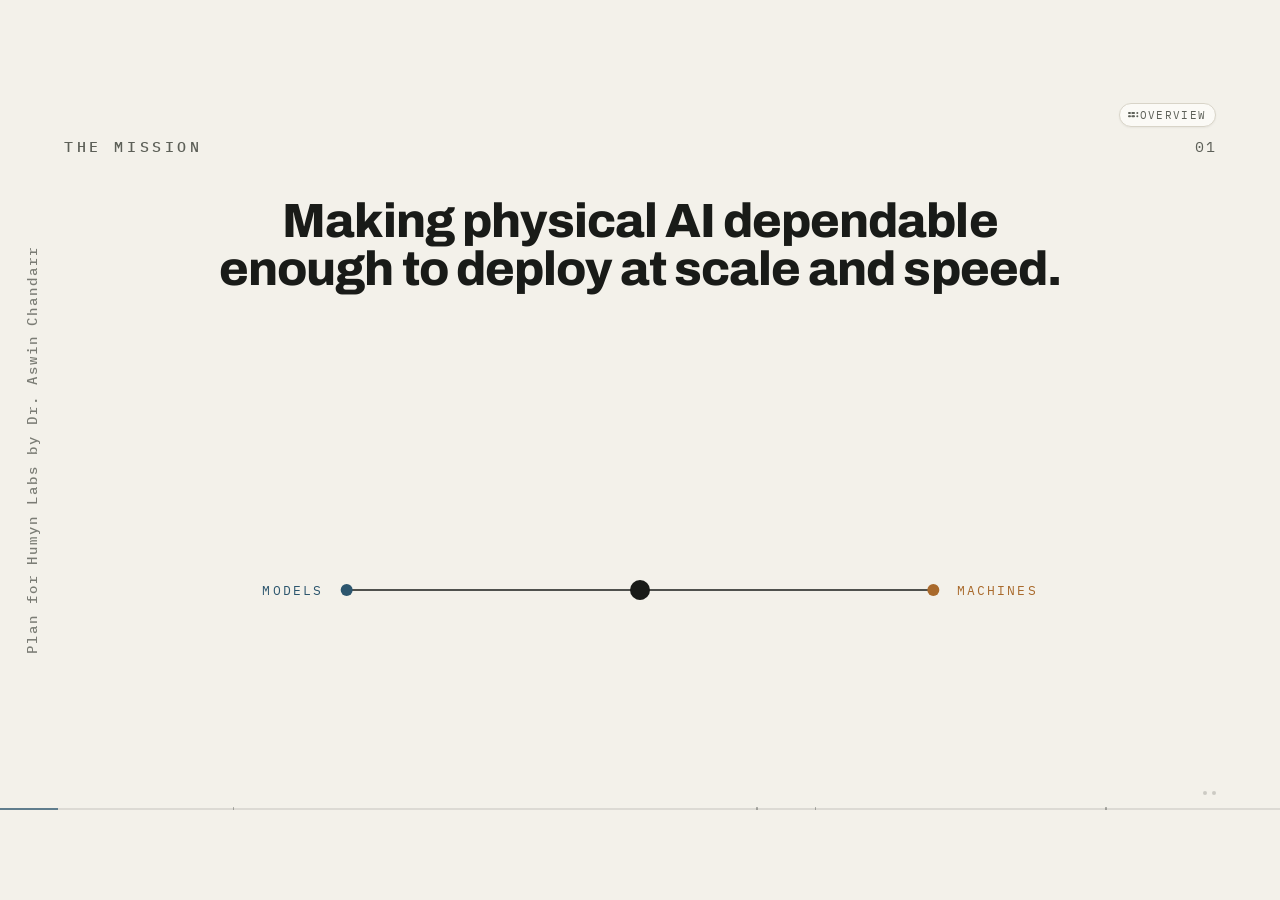
<file: physical-ai-deck/index.html>
<!DOCTYPE html>
<html lang="en" data-theme="light">
<head>
<meta charset="utf-8">
<meta name="viewport" content="width=device-width, initial-scale=1">
<title>Winning the Widening Middle of Physical AI</title>

<link rel="preconnect" href="https://fonts.googleapis.com">
<link rel="preconnect" href="https://fonts.gstatic.com" crossorigin>
<link href="https://fonts.googleapis.com/css2?family=Archivo:wght@600;700;800&family=IBM+Plex+Sans:wght@400;500;600&family=IBM+Plex+Mono:wght@400;500&display=swap" rel="stylesheet">

<link rel="stylesheet" href="styles.css">
</head>
<body>

<!-- CLAUDE.md / BUILD-ORDER.md: zero-based page indexes where Acts II–V
     begin (0-based page 4 = page 5 = Act II, etc.). engine.js reads this. -->
<script>
  window.deckConfig = { actMarkers: [4, 13, 14, 19] };
</script>

<!-- 16:9 stage; every page mounts inside #frame -->
<div id="stage">
  <div id="frame">
    <div id="page-host"></div>

    <!-- standing side mark: one element in the frame chrome, so it shows on
         every page without touching a single slide file. Reads bottom-to-top. -->
    <div id="sidemark" aria-hidden="true">Plan for Humyn Labs by Dr. Aswin Chandarr</div>

    <!-- chrome -->
    <div id="rail" class="no-advance" aria-hidden="true">
      <div id="rail-fill"></div>
      <div id="rail-marks"></div>
    </div>
    <div id="dots" class="no-advance" aria-hidden="true"></div>

    <!-- testing/dev aid: visible overview button (same principle as the other
         decks' master-nav-btn) — opens the existing #overview grid so any
         page can be jumped to directly, without stepping through it (e.g.
         page 09's re-prove loop). Calls the engine's own public Deck.overview()
         API; engine.js itself is untouched. -->
    <button id="nav-btn" class="no-advance" type="button" aria-label="Open screen overview" title="Overview (O)">
      <span id="nav-btn-grid" aria-hidden="true"></span>
      <span>Overview</span>
    </button>
  </div>
</div>

<!-- overview grid (O) -->
<div id="overview" class="no-advance" hidden>
  <div id="overview-inner">
    <div id="overview-title">All pages</div>
    <div id="overview-grid"></div>
    <div id="overview-hint">click a page to jump &middot; O or esc to close</div>
  </div>
</div>

<!-- theme wash (engine-owned; inert — this deck never changes theme) -->
<div id="wash" aria-hidden="true"></div>

<script src="anim.js"></script>
<script src="engine.js"></script>

<!-- shared components (GLOBAL §9): locatorMap, tierChip, kicker, carry -->
<script src="slides/_shared.js"></script>

<!-- slides, in build order (BUILD-ORDER.md Stage 2) -->
<script src="slides/01-mission.js"></script>
<script src="slides/02-end-goal.js"></script>
<script src="slides/03-fragmentation-convergence.js"></script>
<script src="slides/04-interaction-modalities.js"></script>
<script src="slides/04a-pillars.js"></script>
<script src="slides/04b-divider-adaptation.js"></script>
<script src="slides/05-adaptation-problem.js"></script>
<script src="slides/06-adaptation-approach.js"></script>
<script src="slides/06a-divider-autonomy.js"></script>
<script src="slides/07-autonomy.js"></script>
<script src="slides/07a-divider-assurance.js"></script>
<script src="slides/08-assurance-problem.js"></script>
<script src="slides/09-assurance-approach.js"></script>
<script src="slides/10-superhuman.js"></script>
<script src="slides/12-team.js"></script>
<script src="slides/13-india-academy.js"></script>
<script src="slides/14-agentic-execution.js"></script>
<script src="slides/15-ip-strategy.js"></script>
<script src="slides/16-roadmap.js"></script>
<script src="slides/17-what-breaks-this.js"></script>
<script src="slides/18-beyond-a-single-robot.js"></script>
<script src="slides/19-close.js"></script>

<script>
  Deck.start();
  document.getElementById('nav-btn').addEventListener('click', function () { Deck.overview(); });
</script>
</body>
</html>
</file>
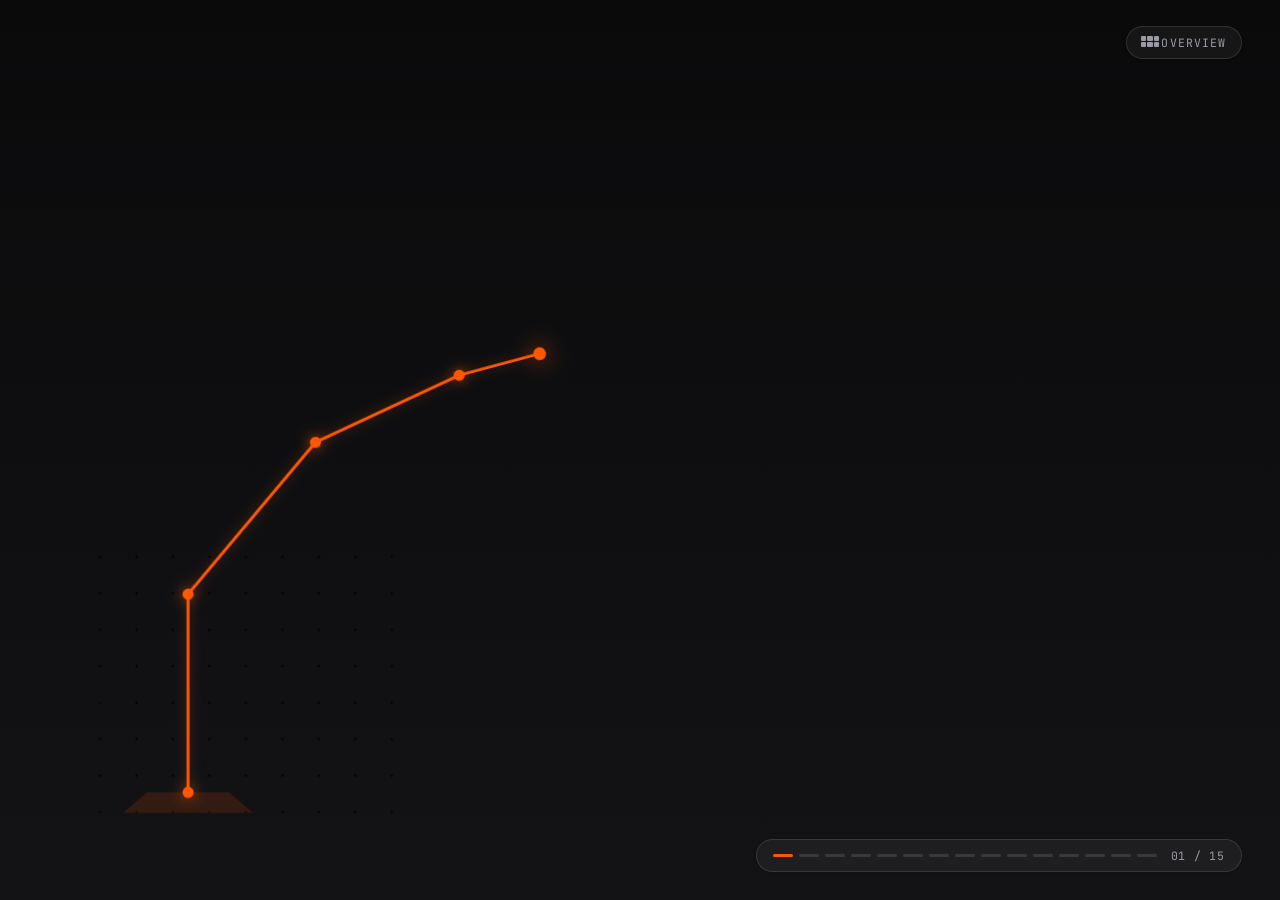
<file: kuka-aswin-synopsis/kuka-deck.backup-20260730-102028/index.html>
<!doctype html>
<html lang="en">
<head>
<meta charset="utf-8" />
<meta name="viewport" content="width=device-width, initial-scale=1" />
<title>KUKA at the Physical-AI Inflection</title>

<link rel="preconnect" href="https://fonts.googleapis.com" />
<link rel="preconnect" href="https://fonts.gstatic.com" crossorigin />
<link
  href="https://fonts.googleapis.com/css2?family=Space+Grotesk:wght@500;600;700&family=Inter:wght@400;500;600&family=JetBrains+Mono:wght@400;500&display=swap"
  rel="stylesheet"
/>

<link rel="stylesheet" href="styles.css" />
</head>
<body class="theme-dark">
  <div id="stage">
    <main id="screen-mount" aria-live="polite"></main>

    <div id="theme-wash" class="theme-wash" aria-hidden="true"></div>

    <button id="master-nav-btn" class="master-nav-btn" type="button" aria-label="Open screen overview">
      <span class="master-nav-btn__grid" aria-hidden="true"></span>
      <span>Overview</span>
    </button>

    <nav class="progress-rail" aria-label="Screen progress">
      <div class="progress-segs" id="progress-segs"></div>
      <span class="progress-counter" id="progress-counter" aria-hidden="true"></span>
    </nav>

    <div id="overview" class="overview" role="dialog" aria-modal="true" aria-label="Screen overview">
      <div class="overview-grid"></div>
    </div>
  </div>

  <script src="data.js"></script>
  <script src="anim.js"></script>
  <script src="arm-geometry.js"></script>
  <script src="engine.js"></script>

  <script src="pages/01-cover.js"></script>
  <script src="pages/02-four-acts.js"></script>
  <script src="pages/03-inflection.js"></script>
  <script src="pages/04-signals.js"></script>
  <script src="pages/05-what-changes.js"></script>
  <script src="pages/06-competitive-map.js"></script>
  <script src="pages/07-three-responses.js"></script>
  <script src="pages/08-four-corners.js"></script>
  <script src="pages/09-paradox.js"></script>
  <script src="pages/10-india-comparison.js"></script>
  <script src="pages/11-diagnosis.js"></script>
  <script src="pages/12-two-layers.js"></script>
  <script src="pages/13-flywheel.js"></script>
  <script src="pages/14-ecosystem.js"></script>
  <script src="pages/15-proposition.js"></script>
</body>
</html>
</file>
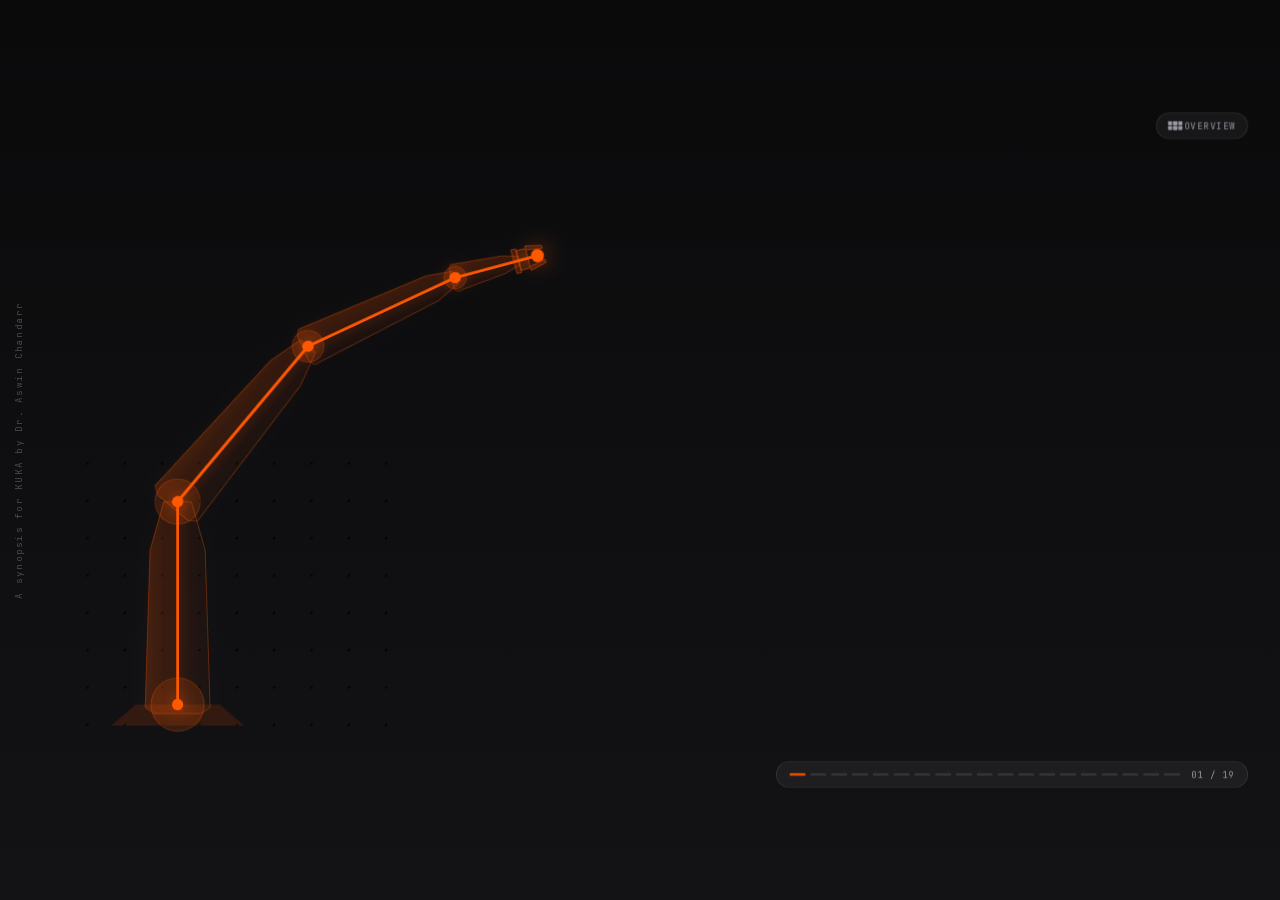
<file: kuka-aswin-synopsis/kuka-deck/index.html>
<!doctype html>
<html lang="en">
<head>
<meta charset="utf-8" />
<meta name="viewport" content="width=device-width, initial-scale=1" />
<title>KUKA at the Physical-AI Inflection</title>

<!-- Fonts are self-hosted. The deck lays out on a fixed canvas verified against
     these exact metrics, so it must not depend on a network fetch at present
     time — a fallback face would reflow every screen. -->
<link rel="stylesheet" href="fonts.css" />
<link rel="stylesheet" href="styles.css" />
</head>
<body class="theme-dark">
  <div id="stage">
    <!-- Fixed 1600x900 design canvas. Everything the audience sees lives inside
         it and scales as one unit, so the composition never drifts between
         resolutions. fit.js owns the scale; nothing in here uses vw/vh. -->
    <div id="deck-canvas">
      <main id="screen-mount" aria-live="polite"></main>

      <!-- Attribution watermark. Lives in the shell, not in a page, so all
           nineteen screens carry it identically and it costs one edit. Parked
           in the canvas's dead left margin — see .deck-watermark. -->
      <p class="deck-watermark">A synopsis for KUKA by Dr. Aswin Chandarr</p>

      <div id="theme-wash" class="theme-wash" aria-hidden="true"></div>

      <button id="master-nav-btn" class="master-nav-btn" type="button" aria-label="Open screen overview">
        <span class="master-nav-btn__grid" aria-hidden="true"></span>
        <span>Overview</span>
      </button>

      <nav class="progress-rail" aria-label="Screen progress">
        <div class="progress-segs" id="progress-segs"></div>
        <span class="progress-counter" id="progress-counter" aria-hidden="true"></span>
      </nav>

      <div id="overview" class="overview" role="dialog" aria-modal="true" aria-label="Screen overview">
        <div class="overview-grid"></div>
      </div>
    </div>
  </div>

  <script src="fit.js"></script>
  <script src="data.js"></script>
  <script src="anim.js"></script>
  <script src="arm-geometry.js"></script>
  <script src="act-divider.js"></script>
  <script src="engine.js"></script>

  <!-- Script order IS the running order: engine.js registers pages in the
       order these load. The four act dividers carry letter-suffixed numbers
       (02a, 05a, 08a, 11a) because they were inserted after the fifteen
       content screens were built — see pages/02a-act-i.js. Nineteen screens. -->
  <script src="pages/01-cover.js"></script>
  <script src="pages/02-four-acts.js"></script>
  <script src="pages/02a-act-i.js"></script>
  <script src="pages/03-inflection.js"></script>
  <script src="pages/04-signals.js"></script>
  <script src="pages/05-what-changes.js"></script>
  <script src="pages/05a-act-ii.js"></script>
  <script src="pages/06-competitive-map.js"></script>
  <script src="pages/07-three-responses.js"></script>
  <script src="pages/08-four-corners.js"></script>
  <script src="pages/08a-act-iii.js"></script>
  <script src="pages/09-paradox.js"></script>
  <script src="pages/10-india-comparison.js"></script>
  <script src="pages/11-diagnosis.js"></script>
  <script src="pages/11a-act-iv.js"></script>
  <script src="pages/12-two-layers.js"></script>
  <script src="pages/13-flywheel.js"></script>
  <script src="pages/14-ecosystem.js"></script>
  <script src="pages/15-proposition.js"></script>
</body>
</html>
</file>
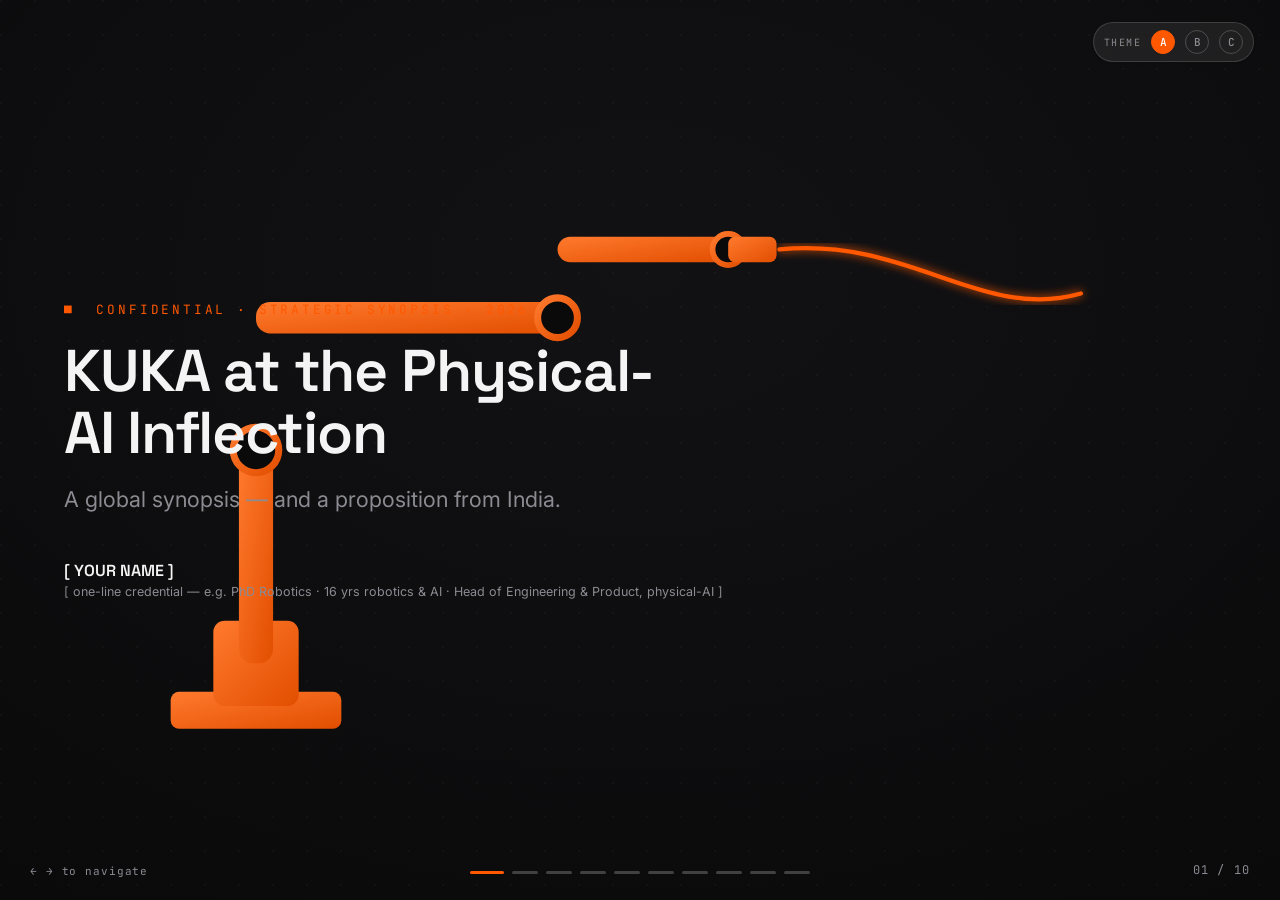
<file: kuka-aswin-synopsis/kuka-deck.backup-20260730-102028/reference/prior-prototype-10screen.html>
<!DOCTYPE html>
<html lang="en">
<head>
<meta charset="UTF-8">
<meta name="viewport" content="width=device-width, initial-scale=1.0">
<title>KUKA at the Physical-AI Inflection</title>
<link rel="preconnect" href="https://fonts.googleapis.com">
<link rel="preconnect" href="https://fonts.gstatic.com" crossorigin>
<link href="https://fonts.googleapis.com/css2?family=Space+Grotesk:wght@400;500;600;700&family=Inter:wght@400;500;600;700&family=JetBrains+Mono:wght@400;500;600&display=swap" rel="stylesheet">
<style>
/* ============================================================
   THEME TOKENS — three selectable systems, all dark-bookend/light-middle
   A = Swiss Precision (default)  B = Clinical Warm  C = Swiss + cool secondary
   ============================================================ */
:root {
  --kuka:        #FF5800;   /* KUKA orange, single accent */
  --kuka-deep:   #E24E00;
  --kuka-glow:   rgba(255,88,0,0.55);

  /* light-middle tokens (Theme A default) */
  --canvas:      #FFFFFF;
  --block:       #F5F5F7;
  --panel:       #FFFFFF;
  --border:      #E4E4E8;
  --ink:         #111111;
  --secondary:   #86868B;
  --muted:       #A9A9AE;
  --accent:      var(--kuka);
  --secondary-data: #64748B;   /* used only by Theme C */

  /* dark-bookend tokens (shared) */
  --dark-0:      #0A0A0B;
  --dark-1:      #121214;
  --dark-ink:    #F4F4F5;
  --dark-sec:    #8B8B92;

  /* tier semantics */
  --tier-confirmed: var(--kuka);
  --tier-estimate:  #86868B;
  --tier-frontier:  #111111;

  --shadow-sm: 0 1px 3px rgba(0,0,0,.06);
  --shadow-md: 0 10px 30px -12px rgba(0,0,0,.18);
  --shadow-lg: 0 24px 60px -20px rgba(0,0,0,.22);

  --maxw: 1180px;
}

/* THEME B — Clinical Warm */
body[data-theme="B"] {
  --canvas: #FAF9F6;
  --block:  #F2F0EA;
  --panel:  #FFFFFF;
  --border: #E7E2D8;
  --ink:    #1A1A1A;
  --secondary: #6B6B6B;
  --muted:  #9A968C;
}

/* THEME C — Swiss + cool secondary data hue */
body[data-theme="C"] {
  --canvas: #FFFFFF;
  --block:  #F5F5F7;
  --secondary-data: #2F7FB8;
}

* { margin:0; padding:0; box-sizing:border-box; }

html, body { height:100%; }
body {
  font-family:'Inter',system-ui,sans-serif;
  background:var(--dark-0);
  color:var(--ink);
  overflow:hidden;
  -webkit-font-smoothing:antialiased;
  text-rendering:optimizeLegibility;
}

/* ============================================================
   DECK STAGE
   ============================================================ */
#deck { position:fixed; inset:0; }

.screen {
  position:absolute; inset:0;
  display:flex; flex-direction:column;
  justify-content:center;
  padding:clamp(32px,5vw,88px);
  opacity:0; visibility:hidden;
  transition:opacity .5s ease, visibility .5s;
  background:var(--canvas);
  overflow:hidden;
}
.screen.active { opacity:1; visibility:visible; z-index:2; }
.screen.dark { background:radial-gradient(120% 120% at 50% 30%, var(--dark-1), var(--dark-0) 70%); color:var(--dark-ink); }

.inner { width:100%; max-width:var(--maxw); margin:0 auto; }

/* kicker / titles */
.kicker {
  font-family:'JetBrains Mono',monospace;
  font-size:clamp(10px,1vw,13px);
  letter-spacing:.22em; text-transform:uppercase;
  color:var(--secondary); margin-bottom:22px;
}
.dark .kicker { color:var(--kuka); }
.kicker .bar { color:var(--kuka); }

h1.title {
  font-family:'Space Grotesk',sans-serif;
  font-weight:600; line-height:1.04;
  letter-spacing:-.02em;
  font-size:clamp(30px,4.6vw,62px);
  margin-bottom:20px;
}
.subtitle {
  font-size:clamp(15px,1.7vw,22px);
  color:var(--secondary); font-weight:400;
  line-height:1.5; max-width:42ch; margin-bottom:8px;
}
.dark .subtitle { color:var(--dark-sec); }

.beatline {
  font-family:'Space Grotesk',sans-serif;
  font-size:clamp(15px,1.7vw,21px);
  font-weight:500; margin-top:30px; line-height:1.4;
}
.beatline b { color:var(--kuka); font-weight:600; }

/* number & data */
.big-num {
  font-family:'Space Grotesk',sans-serif;
  font-variant-numeric:tabular-nums;
  font-weight:700; letter-spacing:-.03em;
  color:var(--kuka); line-height:1;
}

/* tier chips */
.tier {
  display:inline-flex; align-items:center; gap:6px;
  font-family:'JetBrains Mono',monospace;
  font-size:10px; letter-spacing:.14em; text-transform:uppercase;
  padding:3px 9px; border-radius:100px; border:1px solid var(--border);
  color:var(--secondary); background:var(--panel);
}
.tier::before { content:""; width:6px; height:6px; border-radius:50%; }
.tier.confirmed::before { background:var(--kuka); }
.tier.estimate::before  { background:var(--muted); }
.tier.frontier::before  { background:var(--ink); }
.dark .tier { background:rgba(255,255,255,.05); border-color:rgba(255,255,255,.12); color:var(--dark-sec); }

/* generic reveal */
.step { opacity:0; transform:translateY(14px); transition:opacity .6s ease, transform .6s ease; }
.step.shown { opacity:1; transform:none; }

/* ============================================================
   CHROME — progress rail, controls, theme switch
   ============================================================ */
#rail {
  position:fixed; bottom:26px; left:50%; transform:translateX(-50%);
  display:flex; gap:8px; z-index:40;
}
#rail .dot {
  width:26px; height:3px; border-radius:2px;
  background:rgba(130,130,140,.32); cursor:pointer; transition:background .3s, width .3s;
}
#rail .dot.on { background:var(--kuka); width:34px; }
body.on-dark #rail .dot { background:rgba(255,255,255,.22); }
body.on-dark #rail .dot.on { background:var(--kuka); }

#counter {
  position:fixed; bottom:22px; right:30px; z-index:40;
  font-family:'JetBrains Mono',monospace; font-size:12px;
  color:var(--secondary); letter-spacing:.1em;
}
body.on-dark #counter { color:var(--dark-sec); }

#hint {
  position:fixed; bottom:22px; left:30px; z-index:40;
  font-family:'JetBrains Mono',monospace; font-size:11px;
  color:var(--muted); letter-spacing:.08em;
  transition:opacity .8s ease;
}
body.on-dark #hint { color:var(--dark-sec); }

/* theme switcher */
#themebar {
  position:fixed; top:22px; right:26px; z-index:50;
  display:flex; align-items:center; gap:10px;
  background:var(--panel); border:1px solid var(--border);
  padding:7px 10px; border-radius:100px; box-shadow:var(--shadow-sm);
}
body.on-dark #themebar { background:rgba(255,255,255,.08); border-color:rgba(255,255,255,.14); backdrop-filter:blur(8px); }
#themebar .lab {
  font-family:'JetBrains Mono',monospace; font-size:10px;
  letter-spacing:.14em; text-transform:uppercase; color:var(--secondary);
}
body.on-dark #themebar .lab { color:var(--dark-sec); }
#themebar button {
  font-family:'JetBrains Mono',monospace; font-size:11px; font-weight:500;
  width:24px; height:24px; border-radius:50%; cursor:pointer;
  border:1px solid var(--border); background:transparent; color:var(--secondary);
  transition:all .2s;
}
#themebar button.on { background:var(--kuka); color:#fff; border-color:var(--kuka); }
body.on-dark #themebar button { border-color:rgba(255,255,255,.2); color:var(--dark-sec); }
body.on-dark #themebar button.on { background:var(--kuka); color:#fff; border-color:var(--kuka); }

/* ============================================================
   COVER (screen 1) — animated arm
   ============================================================ */
.cover-wrap { display:flex; flex-direction:column; justify-content:center; align-items:flex-start; height:100%; position:relative; z-index:3; }
#arm-stage { position:absolute; inset:0; z-index:1; pointer-events:none; }
.cover-text { position:relative; z-index:3; }
.cover-text .kicker { opacity:0; transform:translateY(8px); }
.grid-bg { position:absolute; inset:0; z-index:0; opacity:.5;
  background-image:radial-gradient(circle at 1px 1px, rgba(255,255,255,.06) 1px, transparent 0);
  background-size:34px 34px; }

/* ============================================================
   SCREEN 3 — signal cards
   ============================================================ */
.sig-grid { display:grid; grid-template-columns:repeat(4,1fr); gap:18px; margin-top:38px; }
.sig-card {
  background:var(--panel); border:1px solid var(--border); border-radius:16px;
  padding:26px 22px; box-shadow:var(--shadow-sm); min-height:210px;
  display:flex; flex-direction:column;
}
.sig-card .num { font-size:clamp(26px,3.2vw,42px); }
.sig-card .lab { font-size:13px; color:var(--secondary); margin-top:10px; line-height:1.45; flex:1; }
.sig-card .src { font-family:'JetBrains Mono',monospace; font-size:9.5px; letter-spacing:.1em; color:var(--muted); text-transform:uppercase; margin-top:14px; }

/* ============================================================
   SCREEN 4 — competitive map
   ============================================================ */
.map-wrap { display:grid; grid-template-columns:1.35fr .9fr; gap:52px; align-items:center; margin-top:22px; padding-left:26px; padding-bottom:24px; }
.map-plot { position:relative; aspect-ratio:1/.82; border:1px solid var(--border); border-radius:16px; background:linear-gradient(180deg,var(--panel),var(--block)); box-shadow:var(--shadow-sm); }
.map-plot::before { content:""; position:absolute; left:0; right:0; top:50%; border-top:1px dashed var(--border); }
.map-plot::after { content:""; position:absolute; top:0; bottom:0; left:50%; border-left:1px dashed var(--border); }
.map-plot .axis-x, .map-plot .axis-y { position:absolute; font-family:'JetBrains Mono',monospace; font-size:10px; letter-spacing:.1em; text-transform:uppercase; color:var(--muted); white-space:nowrap; }
.map-plot .axis-x { bottom:-22px; left:50%; transform:translateX(-50%); }
.map-plot .axis-y { top:50%; left:-14px; transform:translateY(-50%) rotate(-90deg); transform-origin:center; }
.node { position:absolute; transform:translate(-50%,-50%); text-align:center; opacity:0; transition:opacity .5s ease, transform .5s ease; }
.node .pill { font-size:12px; font-weight:600; padding:7px 12px; border-radius:100px; white-space:nowrap; border:1px solid var(--border); background:var(--panel); box-shadow:var(--shadow-sm); }
.node.kuka .pill { background:var(--kuka); color:#fff; border-color:var(--kuka); font-weight:700; box-shadow:0 6px 20px -6px var(--kuka-glow); }
.node.shown { opacity:1; }
.map-read { }
.map-read li { list-style:none; margin-bottom:18px; padding-left:16px; border-left:2px solid var(--border); }
.map-read li b { display:block; font-family:'Space Grotesk',sans-serif; font-size:15px; margin-bottom:3px; }
.map-read li span { font-size:13px; color:var(--secondary); line-height:1.45; }
.map-read li.hi { border-left-color:var(--kuka); }

/* ============================================================
   SCREEN 5 — SWOT
   ============================================================ */
.swot { display:grid; grid-template-columns:1fr 1fr; grid-template-rows:1fr 1fr; gap:16px; margin-top:26px; }
.q { background:var(--panel); border:1px solid var(--border); border-radius:16px; padding:24px 24px; box-shadow:var(--shadow-sm); }
.q h3 { font-family:'JetBrains Mono',monospace; font-size:11px; letter-spacing:.16em; text-transform:uppercase; margin-bottom:14px; display:flex; align-items:center; gap:8px; }
.q h3::before { content:""; width:8px; height:8px; border-radius:2px; }
.q.s h3::before { background:var(--kuka); }
.q.w h3::before { background:#C15A3A; }
.q.o h3::before { background:#0E7C6B; }
.q.t h3::before { background:#111; }
.q ul { list-style:none; }
.q li { font-size:13.5px; line-height:1.5; margin-bottom:9px; padding-left:15px; position:relative; color:var(--ink); }
.q li::before { content:"—"; position:absolute; left:0; color:var(--muted); }
.q li b { font-weight:600; }

/* ============================================================
   SCREEN 6 — the paradox (split)
   ============================================================ */
.paradox { display:grid; grid-template-columns:1fr 1fr; gap:0; margin-top:20px; border:1px solid var(--border); border-radius:18px; overflow:hidden; box-shadow:var(--shadow-md); }
.paradox .side { padding:38px 36px; }
.paradox .left { background:var(--block); }
.paradox .right { background:var(--panel); border-left:1px solid var(--border); }
.paradox h3 { font-family:'JetBrains Mono',monospace; font-size:11px; letter-spacing:.16em; text-transform:uppercase; color:var(--secondary); margin-bottom:24px; }
.metric { margin-bottom:26px; }
.metric .n { font-size:clamp(26px,3.4vw,44px); }
.metric .n.neg { color:#C15A3A; }
.metric .d { font-size:13px; color:var(--secondary); margin-top:4px; line-height:1.4; }
.paradox .right .n { color:#C15A3A; }

/* ============================================================
   SCREEN 7 — structural diagnosis
   ============================================================ */
.diag { display:grid; grid-template-columns:1fr 1fr; gap:34px; margin-top:26px; align-items:start; }
.diag .built, .diag .now { background:var(--panel); border:1px solid var(--border); border-radius:16px; padding:30px 30px; box-shadow:var(--shadow-sm); }
.diag h3 { font-family:'Space Grotesk',sans-serif; font-size:17px; margin-bottom:16px; }
.diag .now { border-color:var(--kuka); box-shadow:0 10px 30px -14px var(--kuka-glow); }
.diag ul { list-style:none; }
.diag li { font-size:14px; line-height:1.55; margin-bottom:11px; padding-left:16px; position:relative; color:var(--secondary); }
.diag li::before { content:"→"; position:absolute; left:0; color:var(--kuka); }
.diag .now li { color:var(--ink); }
.diag-arrow { text-align:center; font-family:'JetBrains Mono',monospace; font-size:12px; letter-spacing:.1em; color:var(--muted); }

/* ============================================================
   SCREEN 8 — two additive layers
   ============================================================ */
.layers { display:grid; grid-template-columns:1fr 1fr; gap:44px; margin-top:24px; align-items:center; }
.layer-stack { display:flex; flex-direction:column; gap:14px; }
.layer-box { border-radius:16px; padding:28px 30px; position:relative; }
.layer-box.l1 { background:var(--block); border:1px solid var(--border); }
.layer-box.l2 { background:linear-gradient(135deg, var(--kuka), var(--kuka-deep)); color:#fff; box-shadow:0 20px 44px -18px var(--kuka-glow); }
.layer-box .tag { font-family:'JetBrains Mono',monospace; font-size:10px; letter-spacing:.14em; text-transform:uppercase; opacity:.7; margin-bottom:8px; }
.layer-box h3 { font-family:'Space Grotesk',sans-serif; font-size:19px; margin-bottom:6px; }
.layer-box p { font-size:13.5px; line-height:1.5; opacity:.92; }
.layer-copy p { font-size:15px; line-height:1.6; color:var(--secondary); margin-bottom:16px; }
.layer-copy p b { color:var(--ink); font-weight:600; }

/* ============================================================
   SCREEN 9 — flywheel
   ============================================================ */
.fly-wrap { display:grid; grid-template-columns:1fr .95fr; gap:40px; align-items:center; margin-top:14px; }
#fly-stage { position:relative; aspect-ratio:1/1; max-width:460px; margin:0 auto; width:100%; }
.fly-node { position:absolute; transform:translate(-50%,-50%); width:38%; text-align:center; opacity:0; transition:opacity .5s ease; }
.fly-node .box { background:var(--panel); border:1px solid var(--border); border-radius:12px; padding:12px 10px; box-shadow:var(--shadow-sm); }
.fly-node .box .t { font-size:12px; font-weight:600; line-height:1.25; }
.fly-node .box .s { font-size:10px; color:var(--secondary); margin-top:3px; }
.fly-node.shown { opacity:1; }
.fly-center { position:absolute; top:50%; left:50%; transform:translate(-50%,-50%); width:34%; aspect-ratio:1; border-radius:50%; background:linear-gradient(135deg,var(--kuka),var(--kuka-deep)); color:#fff; display:flex; align-items:center; justify-content:center; text-align:center; font-family:'Space Grotesk',sans-serif; font-weight:600; font-size:13px; line-height:1.2; box-shadow:0 14px 40px -10px var(--kuka-glow); opacity:0; transition:opacity .6s; padding:10px; }
.fly-center.shown { opacity:1; }
.fly-read p { font-size:15px; line-height:1.6; color:var(--secondary); margin-bottom:16px; }
.fly-read p b { color:var(--ink); font-weight:600; }
.fly-read .timing { background:var(--block); border-left:3px solid var(--kuka); border-radius:8px; padding:16px 18px; font-size:14px; line-height:1.55; }
.fly-read .timing b { color:var(--kuka); }

/* ============================================================
   SCREEN 10 — ask + why me (dark close)
   ============================================================ */
.close-wrap { position:relative; z-index:3; }
#close-stage { position:absolute; inset:0; z-index:1; pointer-events:none; }
.ask-grid { display:grid; grid-template-columns:1fr 1fr; gap:40px; margin-top:30px; }
.ask-col h3 { font-family:'JetBrains Mono',monospace; font-size:11px; letter-spacing:.16em; text-transform:uppercase; color:var(--kuka); margin-bottom:16px; }
.ask-col ul { list-style:none; }
.ask-col li { font-size:15px; line-height:1.55; margin-bottom:12px; padding-left:18px; position:relative; color:var(--dark-ink); }
.ask-col li::before { content:"→"; position:absolute; left:0; color:var(--kuka); }
.midea-note { font-size:13px; color:var(--dark-sec); font-style:italic; margin-top:24px; line-height:1.5; max-width:60ch; }
.whyme { margin-top:30px; font-family:'Space Grotesk',sans-serif; font-size:clamp(16px,2vw,24px); line-height:1.4; color:var(--dark-ink); }
.whyme b { color:var(--kuka); }

/* signature block */
.sig-block { margin-top:auto; padding-top:30px; }
.sig-name { font-family:'Space Grotesk',sans-serif; font-weight:600; font-size:16px; }
.sig-cred { font-size:12.5px; color:var(--secondary); margin-top:3px; }
.dark .sig-cred { color:var(--dark-sec); }

/* reduced motion */
@media (prefers-reduced-motion: reduce) {
  .step, .node, .fly-node, .fly-center { transition:none !important; }
  * { animation-duration:.001s !important; }
}

/* responsive */
@media (max-width:900px) {
  .sig-grid { grid-template-columns:1fr 1fr; }
  .map-wrap, .layers, .fly-wrap, .diag, .ask-grid { grid-template-columns:1fr; gap:24px; }
  .paradox { grid-template-columns:1fr; }
  .paradox .right { border-left:none; border-top:1px solid var(--border); }
  .swot { grid-template-rows:auto; }
  #fly-stage { max-width:340px; }
}
</style>
</head>
<body data-theme="A">

<div id="themebar">
  <span class="lab">Theme</span>
  <button data-t="A" class="on">A</button>
  <button data-t="B">B</button>
  <button data-t="C">C</button>
</div>

<div id="deck"></div>

<div id="rail"></div>
<div id="counter"></div>
<div id="hint">← → to navigate</div>

<script>
/* ============================================================
   SCREEN DEFINITIONS
   ============================================================ */
const SCREENS = [

/* ---- 1 · COVER ---------------------------------------------------- */
{
  id:"cover", dark:true, steps:0,
  html:`
    <div class="grid-bg"></div>
    <div id="arm-stage">
      <svg viewBox="0 0 900 600" preserveAspectRatio="xMidYMid meet" style="width:100%;height:100%">
        <defs>
          <linearGradient id="armgrad" x1="0" y1="0" x2="1" y2="1">
            <stop offset="0" stop-color="#FF7A2E"/><stop offset="1" stop-color="#E24E00"/>
          </linearGradient>
          <filter id="softglow"><feGaussianBlur stdDeviation="3.2" result="b"/><feMerge><feMergeNode in="b"/><feMergeNode in="SourceGraphic"/></feMerge></filter>
        </defs>
        <!-- base -->
        <g id="arm-base" opacity="0">
          <rect x="120" y="470" width="120" height="26" rx="6" fill="url(#armgrad)"/>
          <rect x="150" y="420" width="60" height="60" rx="8" fill="url(#armgrad)"/>
        </g>
        <!-- link1 -->
        <g id="arm-l1" opacity="0" style="transform-origin:180px 450px">
          <rect x="168" y="300" width="24" height="150" rx="10" fill="url(#armgrad)"/>
          <circle cx="180" cy="300" r="16" fill="#0A0A0B" stroke="url(#armgrad)" stroke-width="5"/>
        </g>
        <!-- link2 -->
        <g id="arm-l2" opacity="0" style="transform-origin:180px 300px">
          <rect x="180" y="196" width="220" height="22" rx="10" fill="url(#armgrad)"/>
          <circle cx="392" cy="207" r="14" fill="#0A0A0B" stroke="url(#armgrad)" stroke-width="5"/>
        </g>
        <!-- link3 / wrist -->
        <g id="arm-l3" opacity="0" style="transform-origin:392px 207px">
          <rect x="392" y="150" width="120" height="18" rx="9" fill="url(#armgrad)"/>
          <circle cx="512" cy="159" r="11" fill="#0A0A0B" stroke="url(#armgrad)" stroke-width="4"/>
          <rect x="512" y="150" width="34" height="18" rx="5" fill="url(#armgrad)"/>
        </g>
        <!-- trajectory -->
        <path id="traj" d="M548 159 C 640 150, 690 210, 760 190" fill="none" stroke="var(--kuka)" stroke-width="3" stroke-linecap="round" filter="url(#softglow)" stroke-dasharray="400" stroke-dashoffset="400"/>
        <circle id="traj-end" cx="760" cy="190" r="5" fill="var(--kuka)" opacity="0" filter="url(#softglow)"/>
      </svg>
    </div>
    <div class="cover-wrap"><div class="cover-text">
      <div class="kicker" id="cv-kick"><span class="bar">■</span>&nbsp; CONFIDENTIAL · STRATEGIC SYNOPSIS · 2026</div>
      <h1 class="title" style="max-width:16ch">KUKA at the Physical-AI Inflection</h1>
      <p class="subtitle" style="color:var(--dark-sec)">A global synopsis — and a proposition from India.</p>
      <div class="sig-block" style="margin-top:44px;padding-top:0">
        <div class="sig-name" style="color:var(--dark-ink)">[ YOUR NAME ]</div>
        <div class="sig-cred">[ one-line credential — e.g. PhD Robotics · 16 yrs robotics &amp; AI · Head of Engineering &amp; Product, physical-AI ]</div>
      </div>
    </div></div>`,
  enter(el, ctx){
    if(ctx.reduced){
      ['arm-base','arm-l1','arm-l2','arm-l3'].forEach(id=>el.querySelector('#'+id).style.opacity=1);
      const t=el.querySelector('#traj'); t.style.strokeDashoffset=0;
      el.querySelector('#traj-end').style.opacity=1;
      el.querySelector('#cv-kick').style.opacity=1; el.querySelector('#cv-kick').style.transform='none';
      return;
    }
    const seq=[['arm-base',120],['arm-l1',420],['arm-l2',760],['arm-l3',1080]];
    seq.forEach(([id,delay])=>{
      const g=el.querySelector('#'+id);
      setTimeout(()=>{ g.style.transition='opacity .5s ease, transform .55s cubic-bezier(.34,1.2,.5,1)';
        g.style.opacity=1; },delay);
    });
    setTimeout(()=>{ const t=el.querySelector('#traj'); t.style.transition='stroke-dashoffset 1.1s ease'; t.style.strokeDashoffset=0; },1500);
    setTimeout(()=>{ el.querySelector('#traj-end').style.transition='opacity .4s'; el.querySelector('#traj-end').style.opacity=1; },2500);
    const k=el.querySelector('#cv-kick'); k.style.transition='opacity .8s ease, transform .8s ease';
    setTimeout(()=>{ k.style.opacity=1; k.style.transform='none'; },300);
  }
},

/* ---- 2 · THE INFLECTION ------------------------------------------ */
{
  id:"inflection", dark:false, steps:2,
  html:`<div class="inner">
    <div class="kicker step"><span class="bar">01</span>&nbsp;&nbsp;THE GLOBAL TRAJECTORY</div>
    <h1 class="title step" style="max-width:18ch">Robotics is crossing from deterministic automation to physical AI — now.</h1>
    <p class="subtitle step">Automation 1.0 executed fixed instructions. Automation 2.0 understands intent, adapts to variability, and learns from deployment. The transition is underway, not hypothetical.</p>
    <div class="step" style="margin-top:44px;display:flex;align-items:center;gap:0;width:100%;max-width:860px">
      <div style="flex:1;text-align:center;padding:20px 16px;border:1px solid var(--border);border-radius:14px;background:var(--block)">
        <div style="font-family:'JetBrains Mono',monospace;font-size:11px;letter-spacing:.14em;color:var(--secondary);text-transform:uppercase">Automation 1.0</div>
        <div style="font-family:'Space Grotesk',sans-serif;font-weight:600;font-size:17px;margin-top:8px">Deterministic</div>
        <div style="font-size:12px;color:var(--secondary);margin-top:4px">If X → move to Y. Reprogram per change.</div>
      </div>
      <div style="flex:0 0 90px;text-align:center;color:var(--kuka);font-size:26px">→</div>
      <div style="flex:1;text-align:center;padding:20px 16px;border:1px solid var(--kuka);border-radius:14px;background:var(--panel);box-shadow:0 10px 30px -14px var(--kuka-glow)">
        <div style="font-family:'JetBrains Mono',monospace;font-size:11px;letter-spacing:.14em;color:var(--kuka);text-transform:uppercase">Automation 2.0</div>
        <div style="font-family:'Space Grotesk',sans-serif;font-weight:600;font-size:17px;margin-top:8px">Intent-based · Physical AI</div>
        <div style="font-size:12px;color:var(--secondary);margin-top:4px">Understand the goal. Adapt. Learn from data.</div>
      </div>
    </div>
    <p class="beatline step">The question is no longer <i>whether</i> — it is <b>who is positioned when the capability matures</b>.</p>
  </div>`
},

/* ---- 3 · THE SIGNALS --------------------------------------------- */
{
  id:"signals", dark:false, steps:4,
  html:`<div class="inner">
    <div class="kicker"><span class="bar">01</span>&nbsp;&nbsp;THE GLOBAL TRAJECTORY</div>
    <h1 class="title" style="max-width:20ch;font-size:clamp(26px,3.6vw,46px)">The capital and the incumbents have already moved.</h1>
    <div class="sig-grid">
      <div class="sig-card step"><div class="num big-num" data-count="5.375" data-pre="$" data-suf="B">$0B</div>
        <div class="lab">ABB sold its entire robotics division to SoftBank — an explicit "physical AI" bet.</div>
        <div class="src">Confirmed · Oct 2025</div></div>
      <div class="sig-card step"><div class="num big-num" data-count="57" data-suf="%">0%</div>
        <div class="lab">Chinese domestic vendors now outsell all foreign brands in their home market — a first.</div>
        <div class="src">Confirmed · IFR 2025</div></div>
      <div class="sig-card step"><div class="num big-num" data-count="27.6" data-pre="$" data-suf="B">$0B</div>
        <div class="lab">Robotics venture funding in 2025 — roughly double the prior year.</div>
        <div class="src">Estimate · PitchBook</div></div>
      <div class="sig-card step"><div class="num big-num">#6</div>
        <div class="lab">India is now the world's 6th-largest robot market and the fastest-growing major one.</div>
        <div class="src">Confirmed · IFR 2025</div></div>
    </div>
    <p class="beatline step">Four independent signals, one direction: <b>the value is migrating from the box to the intelligence that runs it.</b></p>
  </div>`,
  step(el,i){ if(i>=1&&i<=4){ const card=el.querySelectorAll('.sig-card')[i-1]; const n=card.querySelector('.num'); if(n&&n.dataset.count) countUp(n); } }
},

/* ---- 4 · COMPETITIVE MAP ----------------------------------------- */
{
  id:"map", dark:false, steps:5,
  html:`<div class="inner">
    <div class="kicker"><span class="bar">02</span>&nbsp;&nbsp;WHERE KUKA SITS</div>
    <h1 class="title" style="font-size:clamp(26px,3.4vw,44px)">Strong body, slower brain — the honest position.</h1>
    <div class="map-wrap">
      <div class="map-plot">
        <span class="axis-x">Software / AI velocity →</span>
        <span class="axis-y">Hardware &amp; certification strength →</span>
        <div class="node step" style="left:28%;top:20%"><div class="pill">FANUC</div></div>
        <div class="node step" style="left:46%;top:28%"><div class="pill">Yaskawa</div></div>
        <div class="node step kuka" style="left:24%;top:40%"><div class="pill">KUKA</div></div>
        <div class="node step" style="left:70%;top:22%"><div class="pill">ABB → SoftBank</div></div>
        <div class="node step" style="left:80%;top:60%"><div class="pill">Physical-AI startups</div></div>
        <div class="node step" style="left:58%;top:76%"><div class="pill">Chinese OEMs</div></div>
      </div>
      <ul class="map-read">
        <li class="step hi"><b>KUKA's edge is real but static</b><span>Certified, safety-rated precision hardware and a 550k+ installed base — top-tier on the vertical axis.</span></li>
        <li class="step"><b>The exposure is horizontal</b><span>Software/AI velocity lags the new entrants; ABB just bought its way across that axis.</span></li>
        <li class="step"><b>Chinese OEMs press from below</b><span>Cost and vertical integration, climbing fast on both axes.</span></li>
      </ul>
    </div>
    <p class="beatline step">The winning move is to convert a <b>static hardware edge into a compounding software-and-data one</b> — before the axis closes.</p>
  </div>`,
  step(el,i){ const nodes=el.querySelectorAll('.node'); if(i>=1&&i<=nodes.length){ /* nodes revealed via generic .step */ } }
},

/* ---- 5 · SWOT ---------------------------------------------------- */
{
  id:"swot", dark:false, steps:4,
  html:`<div class="inner">
    <div class="kicker"><span class="bar">02</span>&nbsp;&nbsp;WHERE KUKA SITS</div>
    <h1 class="title" style="font-size:clamp(24px,3.2vw,42px)">The SWOT that matters is about physical AI, not the past.</h1>
    <div class="swot">
      <div class="q s step"><h3>Strength</h3><ul>
        <li><b>LBR sensitive robotics</b> (DLR heritage) + iiQKA.OS — the safety-rated, torque-controlled body physical AI needs.</li>
        <li><b>The uncopyable four corners:</b> China cost + India talent + German precision + proven deployment, under one owner.</li></ul></div>
      <div class="q w step"><h3>Weakness</h3><ul>
        <li><b>~1.5% group EBIT margin</b> — near-breakeven while peers run double digits.</li>
        <li>Software/AI velocity and automotive concentration.</li></ul></div>
      <div class="q o step"><h3>Opportunity</h3><ul>
        <li><b>The net-new market physical AI unlocks</b> — low-volume, high-mix work that was never automatable before.</li>
        <li>India as proving ground and lowest-cost R&D engine.</li></ul></div>
      <div class="q t step"><h3>Threat</h3><ul>
        <li>Hardware <b>commoditized</b> by hardware-agnostic foundation models.</li>
        <li>Chinese vertical integration + foundation-model firms moving down the stack.</li></ul></div>
    </div>
  </div>`
},

/* ---- 6 · THE PARADOX --------------------------------------------- */
{
  id:"paradox", dark:false, steps:4,
  html:`<div class="inner">
    <div class="kicker"><span class="bar">03</span>&nbsp;&nbsp;THE STATE OF KUKA INDIA</div>
    <h1 class="title" style="font-size:clamp(24px,3.2vw,42px)">The fastest-growing market, met with the thinnest posture.</h1>
    <div class="paradox">
      <div class="side left">
        <h3>The market</h3>
        <div class="metric step"><div class="n big-num" data-count="9100" data-suf="">0</div><div class="d">robots installed in India in 2024 — a record, +7%, now 6th worldwide.</div></div>
        <div class="metric step"><div class="n big-num" style="color:var(--ink)">~30 <span style="font-size:18px;color:var(--secondary)">vs 162</span></div><div class="d">robot density per 10k workers vs the global average — a 30–40× runway.</div></div>
      </div>
      <div class="side right">
        <h3>KUKA India today</h3>
        <div class="metric step"><div class="n big-num" style="color:var(--ink)">76</div><div class="d">employees — a trader-support entity, no local manufacturing, integration outsourced.</div></div>
        <div class="metric step"><div class="n big-num neg">+57% / −45%</div><div class="d">revenue growth against a profit decline in FY24 — volume without leverage.</div></div>
      </div>
    </div>
    <p class="beatline step">This is not a tuning problem. It is a <b>turnaround waiting for a mandate.</b></p>
  </div>`,
  step(el,i){ if(i===1){ const n=el.querySelectorAll('.metric')[0].querySelector('.n'); if(n) countUp(n); } }
},

/* ---- 7 · STRUCTURAL DIAGNOSIS ------------------------------------ */
{
  id:"diagnosis", dark:false, steps:3,
  html:`<div class="inner">
    <div class="kicker"><span class="bar">03</span>&nbsp;&nbsp;THE STATE OF KUKA INDIA</div>
    <h1 class="title" style="font-size:clamp(24px,3.2vw,42px)">The org was built correctly — for a mission that no longer exists.</h1>
    <div class="diag">
      <div class="built step">
        <h3>Designed as a trader-support channel</h3>
        <ul>
          <li>Sell and service robots built in Augsburg</li>
          <li>Push integration to external partners</li>
          <li>Staffed for support, not development</li>
          <li>Correct for a distribution mandate</li>
        </ul>
      </div>
      <div class="now step">
        <h3>What the moment now demands</h3>
        <ul>
          <li>Local application &amp; software engineering</li>
          <li>A physical-AI development capability</li>
          <li>Deployment-market localization at cost</li>
          <li>A growth-and-build mandate, resourced</li>
        </ul>
      </div>
    </div>
    <p class="beatline step">The talent exists in India — this is a question of <b>mandate and design, not the labour market.</b></p>
  </div>`
},

/* ---- 8 · TWO ADDITIVE LAYERS ------------------------------------- */
{
  id:"layers", dark:false, steps:3,
  html:`<div class="inner">
    <div class="kicker"><span class="bar">04</span>&nbsp;&nbsp;THE PROPOSITION</div>
    <h1 class="title" style="font-size:clamp(24px,3.2vw,44px)">Don't fight for share of the cake. Bake a bigger one.</h1>
    <div class="layers">
      <div class="layer-stack">
        <div class="layer-box l2 step"><div class="tag">Layer 2 · net-new</div><h3>The market physical AI unlocks</h3><p>Low-volume, high-mix work that fixed automation could never justify — pulled into the automatable column for the first time.</p></div>
        <div class="layer-box l1 step"><div class="tag">Layer 1 · recoverable</div><h3>Win back the existing market</h3><p>Localization, service, RaaS, segment coverage. A self-funding turnaround that stands on its own.</p></div>
      </div>
      <div class="layer-copy">
        <p class="step"><b>Layer 1 de-risks Layer 2.</b> The downside case is a fixed India business — worth doing regardless. The upside case is a global paradigm lead.</p>
        <p class="step">That asymmetry is what makes this approvable: fix a struggling P&amp;L, and position it to capture a market that does not yet exist.</p>
      </div>
    </div>
    <p class="beatline step">The IFR curve measures the <i>old</i> paradigm. <b>Layer 2 is everything that curve leaves out.</b></p>
  </div>`
},

/* ---- 9 · FLYWHEEL + TIMING --------------------------------------- */
{
  id:"flywheel", dark:false, steps:6,
  html:`<div class="inner">
    <div class="kicker"><span class="bar">04</span>&nbsp;&nbsp;THE PROPOSITION</div>
    <h1 class="title" style="font-size:clamp(24px,3.2vw,42px)">A flywheel no competitor can assemble.</h1>
    <div class="fly-wrap">
      <div id="fly-stage">
        <div class="fly-center" id="flyc">Cheapest physical-AI training engine on earth</div>
        <div class="fly-node" style="left:50%;top:6%"><div class="box"><div class="t">China production cost</div><div class="s">Midea supply chain</div></div></div>
        <div class="fly-node" style="left:92%;top:38%"><div class="box"><div class="t">India development cost</div><div class="s">⅕–⅓ of West/Japan</div></div></div>
        <div class="fly-node" style="left:78%;top:86%"><div class="box"><div class="t">Diverse deployment</div><div class="s">RaaS-owned data nodes</div></div></div>
        <div class="fly-node" style="left:22%;top:86%"><div class="box"><div class="t">German precision</div><div class="s">Certified, safety-rated</div></div></div>
        <div class="fly-node" style="left:8%;top:38%"><div class="box"><div class="t">Premium margin markets</div><div class="s">West · Japan · Americas</div></div></div>
      </div>
      <div class="fly-read">
        <p class="step"><b>The loop:</b> low-cost India development + diverse, RaaS-funded deployment → proprietary manipulation data at the world's lowest cost → better models → run on certified hardware → sold at premium margin into the West.</p>
        <p class="step">Then replicated to <b>Vietnam, Indonesia, Mexico, LATAM</b> — same structural profile, and the models transfer warm.</p>
        <div class="timing step">Physical AI is roughly where LLMs were three years ago — clearly working, not yet reliable. The winners of the last AI wave positioned <b>before</b> the capability arrived. <b>Invest now to be right on time.</b></div>
      </div>
    </div>
  </div>`,
  step(el,i){
    const nodes=el.querySelectorAll('.fly-node');
    if(i>=1&&i<=5){ nodes[i-1].classList.add('shown'); }
    if(i===5){ el.querySelector('#flyc').classList.add('shown'); }
  },
  reset(el){ el.querySelectorAll('.fly-node').forEach(n=>n.classList.remove('shown')); el.querySelector('#flyc').classList.remove('shown'); }
},

/* ---- 10 · ASK + WHY ME (dark close) ------------------------------ */
{
  id:"close", dark:true, steps:4,
  html:`
    <div id="close-stage">
      <svg viewBox="0 0 900 600" preserveAspectRatio="xMidYMid slice" style="width:100%;height:100%;opacity:.5">
        <path id="close-traj" d="M120 520 C 300 480, 520 300, 820 120" fill="none" stroke="var(--kuka)" stroke-width="2.5" stroke-linecap="round" stroke-dasharray="1000" stroke-dashoffset="1000"/>
      </svg>
    </div>
    <div class="close-wrap inner">
      <div class="kicker"><span class="bar">04</span>&nbsp;&nbsp;THE PROPOSITION</div>
      <h1 class="title step" style="font-size:clamp(26px,3.6vw,48px);max-width:20ch">India as the proving ground for a global thesis.</h1>
      <div class="ask-grid">
        <div class="ask-col step">
          <h3>The mandate</h3>
          <ul>
            <li>Run and turn around India — a real P&amp;L</li>
            <li>Build the physical-AI proving ground on top</li>
            <li>A remit broader than country management</li>
            <li>A global role earned on results, not requested up front</li>
          </ul>
        </div>
        <div class="ask-col step">
          <h3>Why me</h3>
          <ul>
            <li>PhD robotics depth</li>
            <li>Physical-AI operating experience</li>
            <li>India-insider knowledge and network</li>
            <li>The business framing to connect all three</li>
          </ul>
        </div>
      </div>
      <p class="midea-note step">Realizing this requires alignment with Midea on where the data and model IP accrue — a conversation worth having directly.</p>
      <p class="whyme step">The same four corners KUKA must hold — <b>cost, precision, deployment, intelligence</b> — are the four I hold as one person. That is the fit.</p>
    </div>`,
  enter(el,ctx){
    if(ctx.reduced){ el.querySelector('#close-traj').style.strokeDashoffset=0; return; }
  },
  step(el,i){
    if(i===1){ const t=el.querySelector('#close-traj'); t.style.transition='stroke-dashoffset 1.6s ease'; t.style.strokeDashoffset=0; }
  }
}

];

/* ============================================================
   ENGINE
   ============================================================ */
const deck=document.getElementById('deck');
const rail=document.getElementById('rail');
const counter=document.getElementById('counter');
const hint=document.getElementById('hint');
const reduced=window.matchMedia('(prefers-reduced-motion: reduce)').matches;

let cur=0, stepIdx=0;
const els=[];

SCREENS.forEach((s,idx)=>{
  const d=document.createElement('section');
  d.className='screen'+(s.dark?' dark':'');
  d.innerHTML=s.html;
  deck.appendChild(d);
  els.push(d);
  const dot=document.createElement('div');
  dot.className='dot'; dot.onclick=()=>goto(idx);
  rail.appendChild(dot);
});

function countUp(node){
  const target=parseFloat(node.dataset.count);
  const pre=node.dataset.pre||''; const suf=node.dataset.suf||'';
  const dec=(node.dataset.count.split('.')[1]||'').length;
  const dur=900; const t0=performance.now();
  function tick(t){
    const p=Math.min(1,(t-t0)/dur); const e=1-Math.pow(1-p,3);
    let v=(target*e).toFixed(dec);
    if(target>=1000) v=Math.round(target*e).toLocaleString();
    node.textContent=pre+v+suf;
    if(p<1) requestAnimationFrame(tick);
  }
  requestAnimationFrame(tick);
}
window.countUp=countUp;

function showStepsUpTo(el, n){
  const steps=el.querySelectorAll('.step');
  steps.forEach((s,i)=>{ if(i<n) s.classList.add('shown'); else s.classList.remove('shown'); });
}

function enter(idx){
  const el=els[idx], s=SCREENS[idx];
  document.body.classList.toggle('on-dark', !!s.dark);
  // reset custom
  if(s.reset) s.reset(el);
  showStepsUpTo(el, 0);
  stepIdx=0;
  if(s.enter) s.enter(el,{reduced});
  // if reduced motion, reveal all steps immediately
  if(reduced && s.steps){ for(let k=1;k<=s.steps;k++){ revealStep(true); } stepIdx=s.steps; }
  updateChrome();
}

function revealStep(silent){
  const el=els[cur], s=SCREENS[cur];
  if(stepIdx>=s.steps) return false;
  stepIdx++;
  showStepsUpTo(el, stepIdx);
  if(s.step) s.step(el, stepIdx);
  if(!silent) updateChrome();
  return true;
}
function hideStep(){
  const el=els[cur], s=SCREENS[cur];
  if(stepIdx<=0) return false;
  stepIdx--;
  showStepsUpTo(el, stepIdx);
  if(s.reset && stepIdx===0) s.reset(el);
  else if(s.step){ // re-run custom reveals up to current
    if(s.reset) s.reset(el);
    for(let k=1;k<=stepIdx;k++){ showStepsUpTo(el,k); s.step(el,k); }
  }
  updateChrome();
  return true;
}

function next(){
  if(revealStep()) return;
  if(cur<SCREENS.length-1) goto(cur+1);
}
function prev(){
  if(stepIdx>0 && !reduced){ if(hideStep()) return; }
  if(cur>0) goto(cur-1, true);
}

function goto(idx, atEnd){
  if(idx===cur){ return; }
  els[cur].classList.remove('active');
  cur=idx;
  els[cur].classList.add('active');
  enter(cur);
  if(atEnd){ const s=SCREENS[cur]; for(let k=0;k<s.steps;k++) revealStep(true); stepIdx=s.steps; updateChrome(); }
}

function updateChrome(){
  [...rail.children].forEach((d,i)=>d.classList.toggle('on', i===cur));
  counter.textContent=String(cur+1).padStart(2,'0')+' / '+String(SCREENS.length).padStart(2,'0');
}

// keyboard
window.addEventListener('keydown',e=>{
  if(e.key==='ArrowRight'||e.key==='PageDown'||e.key===' '){ e.preventDefault(); next(); }
  else if(e.key==='ArrowLeft'||e.key==='PageUp'){ e.preventDefault(); prev(); }
  else if(e.key==='Home'){ goto(0); }
  else if(e.key==='End'){ goto(SCREENS.length-1,true); }
});
// click right/left half (mobile / trackpad)
deck.addEventListener('click',e=>{
  if(e.target.closest('#themebar')) return;
  const x=e.clientX/window.innerWidth;
  if(x>0.5) next(); else prev();
});
// hide hint after a bit
setTimeout(()=>{ hint.style.opacity=0; }, 4200);

// theme switch
document.querySelectorAll('#themebar button').forEach(b=>{
  b.onclick=(e)=>{ e.stopPropagation();
    document.body.dataset.theme=b.dataset.t;
    document.querySelectorAll('#themebar button').forEach(x=>x.classList.remove('on'));
    b.classList.add('on');
  };
});

// init
els[0].classList.add('active');
enter(0);
</script>
</body>
</html>
</file>
<file: physical-ai-deck/styles.css>
/* ==========================================================================
   Winning the Widening Middle of Physical AI — global stylesheet
   Tokens are GLOBAL-INSTRUCTIONS §4 verbatim. Light theme only — no dark
   block (§4.3). Nothing here is page-specific until the "Page-specific
   styles" section at the bottom.
   ========================================================================== */

/* --- 1 · tokens (GLOBAL §4.1 / §4.2) ------------------------------------- */

:root {
  --canvas:   #F3F1EA;   /* paper ground */
  --panel:    #FBFAF6;   /* lifted surface */
  --hairline: #D8D4C8;   /* rules / borders */
  --ink:      #191B18;   /* text + the bridge/Composer/enabler */
  --secondary:#5D6058;   /* muted ink / captions */
  --accent-a: #A96A2C;   /* EMBODIMENT world (bronze / warm) */
  --accent-b: #2C566E;   /* MODEL world (slate / cool) — also engine progress/step-dot accent */
  --accent-fusion: linear-gradient(90deg, #2C566E, #A96A2C); /* single unifying underline only */
  --alert:    #B0532E;   /* friction / honesty (weak-joint, "what breaks this") */
  --shadow-sm: 0 1px 2px rgba(25,27,24,.05);
  --shadow-lg: 0 12px 30px -16px rgba(25,27,24,.18);

  --font-display: "Archivo", system-ui, sans-serif;
  --font-body:    "IBM Plex Sans", system-ui, sans-serif;
  --font-mono:    "IBM Plex Mono", ui-monospace, monospace;

  /* stage units — 1vw/1vh of the 16:9 frame, not of the viewport, so
     composition is identical at any window size (GLOBAL §2 fixed 1920×1080). */
  --vw: min(1vw, 1.777778vh);
  --vh: min(1vh, 0.5625vw);
  --px: calc(var(--vw) / 19.2);   /* one 1920-design pixel */

  --pad-x: calc(96 * var(--px));
  --pad-y: calc(64 * var(--px));

  --ease-out: cubic-bezier(.22,.7,.28,1);
  --ease-io:  cubic-bezier(.5,0,.2,1);
}

/* engine sets data-theme="light" on <html>; aliased so page code and any
   future review never reaches past this layer for a raw hex value. */
[data-theme="light"] {
  --bg: var(--canvas);
  --line: var(--hairline);
  --fg: var(--ink);
  --fg2: var(--secondary);
  --panel-shadow: var(--shadow-sm);
  --panel-shadow-lift: var(--shadow-lg);
}

/* --- 2 · reset & stage ---------------------------------------------------- */

* { box-sizing: border-box; }

html, body {
  height: 100%;
  margin: 0;
  overflow: hidden;
  background: var(--bg);
  color: var(--fg);
  font-family: var(--font-body);
  -webkit-font-smoothing: antialiased;
  text-rendering: optimizeLegibility;
}

body { cursor: default; }

#stage {
  position: fixed;
  inset: 0;
  display: grid;
  place-items: center;
  background: var(--bg);
}

/* the 16:9 letterbox every page lives inside */
#frame {
  position: relative;
  width:  min(100vw, calc(100vh * 16 / 9));
  height: min(100vh, calc(100vw * 9 / 16));
  overflow: hidden;
  background: var(--bg);
}

#page-host { position: absolute; inset: 0; }

.page {
  position: absolute;
  inset: 0;
  padding: var(--pad-y) var(--pad-x);
}

.page { font-variant-numeric: tabular-nums; }

/* --- 3 · shared components ------------------------------------------------ */

.rule { height: 1px; background: var(--line); border: 0; margin: 0; }

.kicker {
  font-family: var(--font-mono);
  font-weight: 500;
  text-transform: uppercase;
  letter-spacing: .24em;
  font-size: clamp(15px, calc(15.5 * var(--px)), 19px);
  color: var(--fg2);
}

.title {
  font-family: var(--font-display);
  font-weight: 800;
  letter-spacing: -0.02em;
  line-height: 1;
  font-size: clamp(38px, calc(3.75 * var(--vw)), 60px);
  color: var(--fg);
  margin: 0;
  text-wrap: balance;
}

.body {
  font-size: clamp(17px, calc(1.1 * var(--vw)), 21px);
  line-height: 1.5;
  color: var(--fg);
}

.body--secondary { color: var(--fg2); }

.mono {
  font-family: var(--font-mono);
  letter-spacing: 0;
  font-variant-ligatures: none;
}

.panel {
  background: var(--panel);
  border: 1px solid var(--line);
  border-radius: calc(10 * var(--px));
  padding: calc(28 * var(--px)) calc(30 * var(--px));
  box-shadow: var(--panel-shadow);
}
.panel--lift { box-shadow: var(--panel-shadow-lift); }

/* evidence tiers (GLOBAL §4.1) — monochrome, never a new hue */
.tier-chip {
  display: inline-flex;
  align-items: center;
  gap: calc(7 * var(--px));
  padding: calc(6 * var(--px)) calc(13 * var(--px));
  border-radius: 999px;
  font-family: var(--font-mono);
  font-weight: 500;
  font-size: clamp(12px, calc(12.5 * var(--px)), 14px);
  letter-spacing: .16em;
  text-transform: uppercase;
  white-space: nowrap;
}
.tier-chip--near {
  background: var(--ink);
  color: var(--canvas);
}
.tier-chip--building {
  background: transparent;
  color: var(--ink);
  border: 1.5px solid var(--ink);
}
.tier-chip--aspirational {
  background: transparent;
  color: var(--fg2);
  border: 1px dashed var(--hairline);
}

/* the bottom carried-thought line (GLOBAL §9 carry()) */
.carry {
  display: flex;
  flex-direction: column;
  gap: calc(10 * var(--px));
}
.carry-punch {
  margin: 0;
  font-family: var(--font-display);
  font-weight: 700;
  font-size: clamp(22px, calc(1.62 * var(--vw)), 31px);
  letter-spacing: -0.01em;
  color: var(--fg);
}
.carry-punch em {
  font-style: normal;
  border-bottom: 2px solid var(--ink);
  padding-bottom: 1px;
}
.carry-line {
  margin: 0;
  font-family: var(--font-mono);
  font-size: clamp(14px, calc(1 * var(--vw)), 18px);
  letter-spacing: .02em;
  color: var(--fg2);
}
.carry-line b { color: var(--accent-b); font-weight: 500; }
.carry-line i { font-style: normal; color: var(--accent-a); }
.carry-line u { text-decoration: none; color: var(--fg); font-weight: 500; }

/* --- 4 · step reveal ------------------------------------------------------- */

.step {
  opacity: 0;
  transform: translateY(14px);
  transition: opacity 500ms var(--ease-out), transform 500ms var(--ease-out);
  will-change: opacity, transform;
}
.step.is-shown { opacity: 1; transform: none; }

/* pages that supply their own motion opt out of the default fadeUp */
.step[data-motion="none"] { transform: none; transition: none; }

/* back-nav, replay reset and reduced motion apply states with no transition */
.no-transition, .no-transition * { transition: none !important; animation: none !important; }

/* --- 5 · chrome: rail, act markers, step dots ------------------------------ */

#rail {
  position: absolute;
  left: 0; right: 0; bottom: 0;
  height: calc(3 * var(--px));
  background: color-mix(in srgb, var(--fg) 10%, transparent);
  z-index: 20;
}
#rail-fill {
  position: absolute;
  left: 0; top: 0; bottom: 0;
  width: 0;
  background: var(--accent-b);
  opacity: .7;
  transition: width 420ms var(--ease-out);
}
#rail-marks { position: absolute; inset: 0; }
.rail-mark {
  position: absolute;
  top: calc(-2 * var(--px));
  width: calc(2 * var(--px));
  height: calc(7 * var(--px));
  background: var(--fg);
  opacity: .3;
}

/* standing side mark — the deck's byline, set bottom-to-top in the left
   gutter (content starts at x96, so it never competes for space). Muted on
   purpose: it should register once and then disappear into the page.
   pointer-events:none so a click on it still advances the deck. */
#sidemark {
  position: absolute;
  left: calc(34 * var(--px));
  top: 50%;
  transform: translateY(-50%) rotate(180deg);
  writing-mode: vertical-rl;
  z-index: 20;
  pointer-events: none;
  font-family: var(--font-mono);
  font-weight: 500;
  /* was 12.5px @ .38 opacity — ~10px on screen and barely legible. Bigger,
     darker, and with tighter tracking: wide letter-spacing costs more
     readability than it buys at this size, especially set vertically. */
  font-size: clamp(14px, calc(20 * var(--px)), 22px);
  letter-spacing: .14em;
  color: var(--fg2);
  opacity: .8;
  white-space: nowrap;
}

#dots {
  position: absolute;
  right: var(--pad-x);
  bottom: calc(22 * var(--px));
  display: flex;
  gap: calc(7 * var(--px));
  z-index: 20;
}
.dot {
  width: calc(6 * var(--px));
  height: calc(6 * var(--px));
  border-radius: 50%;
  background: var(--fg);
  opacity: .18;
  transition: opacity 260ms var(--ease-out);
}
.dot.is-on { opacity: .55; }

/* --- 5b · nav/overview button (testing aid) --------------------------------
   Visible top-right button that opens the existing #overview grid — same
   principle as the other decks' master-nav-btn, so any page (including a
   page mid-loop, e.g. 09's re-prove interval) can be jumped away from
   without stepping through it. Wired in index.html to Deck.overview();
   engine.js is untouched. */
#nav-btn {
  position: absolute;
  top: calc(20 * var(--px));
  right: calc(96 * var(--px));
  z-index: 30;
  display: flex;
  align-items: center;
  gap: calc(7 * var(--px));
  padding: calc(6 * var(--px)) calc(13 * var(--px));
  border-radius: 999px;
  border: 1px solid var(--hairline);
  background: var(--panel);
  box-shadow: var(--shadow-sm);
  font-family: var(--font-mono);
  font-size: 11px;
  letter-spacing: .12em;
  text-transform: uppercase;
  color: var(--secondary);
  cursor: pointer;
  transition: border-color 180ms var(--ease-out), color 180ms var(--ease-out);
}
#nav-btn:hover { color: var(--ink); border-color: var(--ink); }

#nav-btn-grid {
  width: calc(10 * var(--px));
  height: calc(10 * var(--px));
  display: grid;
  grid-template-columns: 1fr 1fr;
  grid-template-rows: 1fr 1fr;
  gap: 2px;
}
#nav-btn-grid::before,
#nav-btn-grid::after {
  content: "";
  background: currentColor;
  border-radius: 1px;
  box-shadow: calc(5 * var(--px)) 0 0 currentColor,
              0 calc(5 * var(--px)) 0 currentColor,
              calc(5 * var(--px)) calc(5 * var(--px)) 0 currentColor;
}

/* --- 6 · overview grid (O) -------------------------------------------------- */

#overview {
  position: fixed;
  inset: 0;
  z-index: 60;
  background: color-mix(in srgb, var(--bg) 92%, #000);
  display: grid;
  place-items: center;
  opacity: 0;
  transition: opacity 220ms var(--ease-out);
}
#overview.is-open { opacity: 1; }
#overview[hidden] { display: none; }

#overview-inner { width: min(1400px, 88vw); }

#overview-title {
  font-family: var(--font-mono);
  text-transform: uppercase;
  letter-spacing: .14em;
  font-size: 13px;
  color: var(--fg2);
  margin-bottom: 18px;
}

#overview-grid {
  display: grid;
  grid-template-columns: repeat(5, 1fr);
  gap: 14px;
}

.ov-card {
  position: relative;
  aspect-ratio: 16 / 9;
  border: 1px solid var(--line);
  border-radius: 10px;
  background: var(--panel);
  padding: 14px;
  display: flex;
  flex-direction: column;
  justify-content: space-between;
  cursor: pointer;
  color: var(--fg);
  transition: transform 180ms var(--ease-out), box-shadow 180ms var(--ease-out);
}
.ov-card:hover { transform: translateY(-2px); box-shadow: var(--shadow-lg); }
.ov-card.is-current { border-color: var(--ink); border-width: 1.5px; }
.ov-num {
  font-family: var(--font-mono);
  font-size: 12px;
  letter-spacing: .12em;
  opacity: .55;
}
.ov-name {
  font-family: var(--font-display);
  font-weight: 600;
  font-size: 17px;
  line-height: 1.2;
}
.ov-act {
  position: absolute;
  top: 12px; right: 14px;
  width: 6px; height: 6px;
  border-radius: 50%;
  background: var(--ink);
  opacity: .7;
}

#overview-hint {
  margin-top: 16px;
  font-family: var(--font-mono);
  font-size: 12px;
  letter-spacing: .1em;
  color: var(--fg2);
  text-transform: uppercase;
}

/* --- 7 · theme wash --------------------------------------------------------
   Engine-owned; this deck never changes theme (§4.3: light throughout) so
   the wash never actually fires, but the element must exist for engine.js
   (kept byte-identical to the shared runtime) to reference safely. */

#wash {
  position: fixed;
  inset: 0;
  z-index: 80;
  pointer-events: none;
  opacity: 0;
  background: var(--canvas);
}

/* --- 8 · shared component: the locator map ---------------------------------
   The page-01 thesis schematic (GLOBAL §9 locatorMap()). Two anchorages
   (model=slate, embodiment=bronze), three cables (Adaptation/Autonomy/
   Assurance), an ink keystone (the Composer), superhuman above, real-world
   application below. Rendered full-size on page 01 (`.locator--hero`) and
   small, dimmed-except-active-node, on the act/bucket pages that follow
   (`.locator--mini`). Geometry lives here once so no page can drift from it.
   ------------------------------------------------------------------------- */

.locator { display: block; overflow: visible; }
.locator .lm-lbl {
  font-family: var(--font-mono);
  fill: var(--fg2);
  letter-spacing: .03em;
}
.locator .lm-anchor { font-family: var(--font-display); font-weight: 700; letter-spacing: .01em; }
.locator .lm-anchorsub {
  font-family: var(--font-mono);
  font-size: 14px;
  letter-spacing: .14em;
  text-transform: uppercase;
  fill: var(--fg2);
  opacity: .75;
}
.locator .lm-caplbl {
  font-family: var(--font-mono);
  font-weight: 500;
  font-size: 20px;
  letter-spacing: .2em;
  text-transform: uppercase;
  fill: var(--fg);
  paint-order: stroke;
  stroke: var(--canvas);
  stroke-width: 7px;
}
.locator .lm-keyttl {
  font-family: var(--font-display);
  font-weight: 800;
  font-size: 24px;
  letter-spacing: .03em;
  fill: var(--fg);
  paint-order: stroke;
  stroke: var(--canvas);
  stroke-width: 7px;
}
.locator .lm-keysub {
  font-family: var(--font-mono);
  font-size: 14px;
  letter-spacing: .1em;
  text-transform: uppercase;
  fill: var(--fg2);
}
.locator .lm-super {
  font-family: var(--font-mono);
  font-weight: 500;
  font-size: 19px;
  letter-spacing: .36em;
  text-transform: uppercase;
  fill: var(--fg);
}
.locator .lm-supersub {
  font-family: var(--font-body);
  font-style: italic;
  font-size: 15px;
  fill: var(--fg2);
  opacity: .8;
}
.locator .lm-rw {
  font-family: var(--font-mono);
  font-weight: 500;
  font-size: 17px;
  letter-spacing: .24em;
  text-transform: uppercase;
  fill: var(--fg);
}
.locator .lm-cable { fill: none; stroke: var(--fg); stroke-linecap: round; stroke-dashoffset: 0; }

/* mini locator (act/bucket pages): dim every group except the active key */
.locator--mini .lm-group { opacity: .3; transition: opacity 300ms var(--ease-out); }
.locator--mini .lm-group.is-active { opacity: 1; }

/* --- 9 · reduced motion ------------------------------------------------------ */

@media (prefers-reduced-motion: reduce) {
  .step { transition: none; }
  #rail-fill { transition: none; }
  #overview { transition: none; }
}

/* ==========================================================================
   Page-specific styles. Shared tokens/components above; layout below is
   scoped per page id and touched only by that page's task-file rework.
   ========================================================================== */

/* --- Page 01 — thesis map --------------------------------------------------
   Faithful port of reference/slide-01-thesis-map.html. Absolute-positioned
   header + schematic, matching the approved prototype's coordinates 1:1,
   scaled through var(--px) so it still fits at any window size. */

.p01-rule { position: absolute; left: var(--pad-x); right: var(--pad-x); height: 1px; background: var(--hairline); }
.p01-rule--top { top: calc(150 * var(--px)); }
.p01-rule--bot { bottom: calc(140 * var(--px)); }

.p01-kicker { position: absolute; left: calc(96 * var(--px)); top: calc(70 * var(--px)); }
.p01-slideno {
  position: absolute; right: calc(96 * var(--px)); top: calc(64 * var(--px));
  font-family: var(--font-display); font-weight: 700; font-size: calc(26 * var(--px));
  color: var(--fg2); opacity: .55; letter-spacing: .04em;
}
.p01-idtag { position: absolute; right: calc(96 * var(--px)); top: calc(104 * var(--px)); }
.p01-title { position: absolute; left: calc(94 * var(--px)); top: calc(104 * var(--px)); right: calc(260 * var(--px)); }

.p01-map { position: absolute; inset: 0; width: 100%; height: 100%; }

.p01-footer { position: absolute; left: calc(96 * var(--px)); right: calc(96 * var(--px)); bottom: calc(64 * var(--px)); }

/* --- Page 04 — the prediction --------------------------------------------
   Dual-track (model/slate left, embodiment/bronze right) resolving into a
   central ink band. Each track and the middle band render as an "empty
   shell" (always visible, step 0) with a "fill" layer (diagram/copy or
   bright ink panel) absolutely overlaid and revealed at its step. */

.p04 { position: relative; height: 100%; }

.p04-kicker { display: block; }
.p04-title { margin: calc(10 * var(--px)) 0 0; }
.p04-rule { margin: calc(26 * var(--px)) 0 calc(28 * var(--px)); }

.p04-body {
  position: relative;
  display: grid;
  grid-template-columns: 1fr calc(420 * var(--px)) 1fr;
  gap: calc(40 * var(--px));
  height: calc(560 * var(--px));
}

/* --- tracks (model / embodiment) --- */

.p04-track { position: relative; }

.p04-track-shell {
  position: absolute;
  inset: 0;
  background: var(--panel);
  border: 1px solid var(--hairline);
  border-radius: calc(10 * var(--px));
  border-top-width: calc(3 * var(--px));
}
.p04-track--model .p04-track-shell { border-top-color: var(--accent-b); }
.p04-track--embodiment .p04-track-shell { border-top-color: var(--accent-a); }

.p04-track-fill {
  position: absolute;
  inset: 0;
  display: flex;
  flex-direction: column;
  align-items: center;
  justify-content: center;
  gap: calc(22 * var(--px));
  padding: calc(30 * var(--px)) calc(36 * var(--px));
  text-align: center;
}

.p04-diagram { width: calc(150 * var(--px)); height: auto; overflow: visible; }

/* --- the middle band --- */

.p04-middle-col { position: relative; }

.p04-middle-shell {
  position: absolute;
  inset: 0;
  display: flex;
  align-items: center;
  justify-content: center;
  background: var(--panel);
  border: 1px dashed var(--hairline);
  border-radius: calc(10 * var(--px));
}

.p04-middle-fill {
  position: absolute;
  inset: 0;
  display: flex;
  flex-direction: column;
  align-items: center;
  justify-content: center;
  gap: calc(18 * var(--px));
  padding: calc(34 * var(--px));
  text-align: center;
  background: var(--ink);
  border-radius: calc(10 * var(--px));
  box-shadow: var(--shadow-lg);
}

.p04-middle-label {
  color: var(--canvas);
  font-weight: 500;
  letter-spacing: .2em;
  text-transform: uppercase;
  font-size: clamp(14px, calc(15 * var(--px)), 18px);
}

.p04-middle-copy {
  margin: 0;
  color: var(--canvas);
  font-size: clamp(16px, calc(1.05 * var(--vw)), 20px);
  line-height: 1.5;
}

/* --- value dots that converge into the middle band --- */

.p04-converge-anchor {
  position: absolute;
  left: 50%;
  top: 50%;
  width: 0;
  height: 0;
  transform: translate(-50%, -50%);
}

.p04-value-dot {
  position: absolute;
  top: 50%;
  width: calc(11 * var(--px));
  height: calc(11 * var(--px));
  border-radius: 50%;
  margin-top: calc(-5.5 * var(--px));
  margin-left: calc(-5.5 * var(--px));
}
.p04-value-dot--model { left: 38%; background: var(--accent-b); }
.p04-value-dot--embodiment { left: 62%; background: var(--accent-a); }

/* --- footer: full-stack side-note + carry --- */

.p04-footer {
  display: flex;
  flex-direction: column;
  gap: calc(22 * var(--px));
  margin-top: calc(26 * var(--px));
}

.p04-inset-row { display: flex; justify-content: flex-end; }

.p04-inset {
  max-width: calc(560 * var(--px));
  border-left: calc(3 * var(--px)) solid var(--ink);
}

.p04-inset-copy { margin: 0; }

/* --- Page 03 — how the LLM era played out --------------------------------- */

.p03-kicker { position: absolute; left: calc(96 * var(--px)); top: calc(70 * var(--px)); }
.p03-title { position: absolute; left: calc(96 * var(--px)); right: calc(96 * var(--px)); top: calc(108 * var(--px)); margin: 0; }

.p03-timeline { position: absolute; inset: 0; width: 100%; height: 100%; }
.p03-axis { position: absolute; inset: 0; width: 100%; height: 100%; overflow: visible; }
.p03-axis-base { fill: none; stroke: var(--hairline); stroke-width: 1.5; }
.p03-tick { stroke: var(--ink); stroke-width: 1.5; opacity: .55; }
.p03-seg { fill: none; stroke: var(--ink); stroke-width: 2.5; stroke-linecap: round; }

.p03-node { position: absolute; top: calc(540 * var(--px)); width: calc(300 * var(--px)); }
.p03-dot {
  position: absolute; top: 0; left: 50%;
  width: calc(15 * var(--px)); height: calc(15 * var(--px));
  border-radius: 50%;
  background: var(--ink);
  transform: translate(-50%, -50%);
}
.p03-node[data-step="5"] .p03-dot {
  box-shadow: 0 0 0 calc(3 * var(--px)) var(--canvas), 0 0 0 calc(5 * var(--px)) var(--alert);
}
.p03-label {
  position: absolute; left: 0; right: 0; bottom: calc(26 * var(--px));
  text-align: center;
  font-family: var(--font-mono);
  font-weight: 500;
  text-transform: uppercase;
  letter-spacing: .16em;
  font-size: clamp(13px, calc(1 * var(--vw)), 16px);
  color: var(--ink);
}
.p03-note {
  position: absolute; left: 0; right: 0; top: calc(26 * var(--px));
  text-align: center;
  font-family: var(--font-body);
  color: var(--secondary);
  font-size: clamp(14px, calc(1.02 * var(--vw)), 16px);
  line-height: 1.45;
}
.p03-figure { color: var(--ink); font-weight: 500; }
.p03-footnote {
  position: absolute; left: 0; right: 0; top: calc(96 * var(--px));
  text-align: center;
  color: var(--alert);
  font-size: clamp(12px, calc(.82 * var(--vw)), 14px);
  line-height: 1.4;
  letter-spacing: .01em;
}

.p03-footer { position: absolute; left: calc(96 * var(--px)); right: calc(96 * var(--px)); bottom: calc(64 * var(--px)); }

/* --- Page 02 — the insight --- */

.p02-wrap { display: flex; flex-direction: column; height: 100%; }
.p02-main { flex: 1 1 auto; min-height: 0; display: flex; align-items: flex-start; gap: calc(48 * var(--px)); padding-top: calc(30 * var(--px)); }

.p02-left { flex: 0 0 55%; max-width: 55%; display: flex; flex-direction: column; gap: calc(26 * var(--px)); }
.p02-title { margin: 0; }
.p02-copy { display: flex; flex-direction: column; gap: calc(18 * var(--px)); max-width: calc(600 * var(--px)); }
.p02-para { margin: 0; }

.p02-right { flex: 0 0 45%; max-width: 45%; align-self: stretch; display: flex; align-items: center; justify-content: center; }
.p02-schema { width: 100%; height: 100%; max-height: calc(760 * var(--px)); overflow: visible; }

.p02-rule { margin: calc(22 * var(--px)) 0 calc(20 * var(--px)); }

.p02-world-label {
  font-family: var(--font-display);
  font-weight: 700;
  font-size: 22px;
  letter-spacing: .01em;
}
.p02-ink-label {
  font-family: var(--font-mono);
  font-weight: 500;
  font-size: 15px;
  letter-spacing: .14em;
  text-transform: uppercase;
  fill: var(--ink);
}
.p02-arrow-stub { fill: none; stroke-linecap: round; }
.p02-arrow-complete { fill: none; stroke: var(--ink); stroke-width: 2.5; stroke-linecap: round; }
.p02-gap { fill: none; stroke: var(--hairline); stroke-width: 1.5; stroke-dasharray: 5 6; }

/* --- Page 05 — Adaptation --- */

.p05 { position: relative; height: 100%; display: flex; flex-direction: column; }

.p05-header { position: relative; padding-right: calc(360 * var(--px)); }
.p05-kicker { display: block; }
.p05-title { margin: calc(10 * var(--px)) 0 0; max-width: calc(1100 * var(--px)); }
.p05-tierchip { margin-top: calc(18 * var(--px)); }

.p05-locator {
  position: absolute;
  top: 0;
  right: 0;
  width: calc(320 * var(--px));
  aspect-ratio: 16 / 9;
  pointer-events: none;
}

.p05-body {
  flex: 1 1 auto;
  min-height: 0;
  display: flex;
  align-items: center;
  gap: calc(64 * var(--px));
  margin-top: calc(34 * var(--px));
}
.p05-col { flex: 1 1 50%; min-width: 0; display: flex; flex-direction: column; gap: calc(20 * var(--px)); }

.p05-tier {
  display: flex;
  flex-wrap: wrap;
  align-items: baseline;
  column-gap: calc(8 * var(--px));
  row-gap: calc(4 * var(--px));
}
.p05-tier-name {
  font-family: var(--font-mono);
  font-weight: 500;
  font-size: clamp(15px, calc(16 * var(--px)), 19px);
  letter-spacing: .12em;
  color: var(--ink);
}
.p05-tier-fill {
  font-size: clamp(15px, calc(1.05 * var(--vw)), 19px);
  color: var(--fg2);
  line-height: 1.4;
}
.p05-tier-latency { font-family: var(--font-mono); font-style: italic; color: var(--ink); }

.p05-card-copy { margin: 0; }
.p05-card-copy em { font-style: italic; color: var(--fg2); }

.p05-footer { flex: 0 0 auto; margin-top: calc(24 * var(--px)); }

/* --- Page 06 — Autonomy --------------------------------------------------
   Left 45% (kicker/title/goals/tools/flywheel copy) · right 55% (the native
   ink improvement loop) · a mini locator badge floats top-right corner. */

.p06-wrap { display: flex; flex-direction: column; height: 100%; }

.p06-main {
  flex: 1 1 auto;
  min-height: 0;
  display: flex;
  align-items: center;
  gap: calc(48 * var(--px));
}

.p06-left { flex: 0 0 45%; max-width: 45%; display: flex; flex-direction: column; gap: calc(20 * var(--px)); }
.p06-kicker { display: block; }
.p06-title { margin: 0; }

.p06-copy { display: flex; flex-direction: column; gap: calc(20 * var(--px)); max-width: calc(620 * var(--px)); }
.p06-para { margin: 0; }
.p06-tier { margin: calc(-6 * var(--px)) 0 calc(-6 * var(--px)); }

.p06-right { flex: 0 0 55%; max-width: 55%; align-self: stretch; display: flex; align-items: center; justify-content: center; }
.p06-loop { width: 100%; height: 100%; display: flex; align-items: center; justify-content: center; }
.p06-loop-svg { width: 100%; height: 100%; max-width: calc(560 * var(--px)); max-height: calc(560 * var(--px)); overflow: visible; }

.p06-node-lbl {
  font-family: var(--font-mono);
  font-weight: 500;
  font-size: 18px;
  letter-spacing: .16em;
  text-transform: uppercase;
  fill: var(--ink);
}

.p06-center-lbl {
  font-family: var(--font-mono);
  font-weight: 500;
  font-size: 15px;
  letter-spacing: .1em;
  text-transform: uppercase;
  fill: var(--secondary);
}

.p06-arc { stroke: var(--ink); stroke-linecap: round; }
.p06-inflow-arrow { stroke: var(--secondary); stroke-linecap: round; stroke-dasharray: 3 6; }

.p06-inflow-label {
  font-family: var(--font-mono);
  font-weight: 500;
  font-size: 14px;
  letter-spacing: .1em;
  text-transform: uppercase;
  fill: var(--secondary);
}

.p06-rule { margin: calc(22 * var(--px)) 0 calc(20 * var(--px)); }
.p06-footer { display: flex; flex-direction: column; }

.p06-locator {
  position: absolute;
  top: calc(56 * var(--px));
  right: calc(90 * var(--px));
  width: calc(300 * var(--px));
  height: calc(169 * var(--px));
}
.p06-locator .locator { width: 100%; height: 100%; }

/* --- Page 07 — Assurance --- */

.p07 { position: relative; height: 100%; display: flex; flex-direction: column; }

.p07-header { display: flex; align-items: flex-start; justify-content: space-between; gap: calc(28 * var(--px)); }
.p07-header-text { flex: 1 1 auto; min-width: 0; }
.p07-title { margin: calc(10 * var(--px)) 0 0; }
.p07-locator-wrap { flex: 0 0 auto; width: calc(300 * var(--px)); aspect-ratio: 16 / 9; }
.p07-locator-wrap .locator { width: 100%; height: 100%; }

.p07-rule { margin: calc(22 * var(--px)) 0 calc(24 * var(--px)); }

.p07-grid {
  position: relative;
  flex: 1 1 auto;
  min-height: 0;
  display: grid;
  grid-template-columns: calc(460 * var(--px)) calc(84 * var(--px)) calc(580 * var(--px)) calc(520 * var(--px));
  grid-template-rows: calc(400 * var(--px)) auto;
  column-gap: calc(28 * var(--px));
  row-gap: calc(20 * var(--px));
  grid-template-areas:
    "c1 arrow c2 ladder"
    ".  .     strip ladder";
}

.p07-c1 { grid-area: c1; }
.p07-c2 { grid-area: c2; }
.p07-arrow-wrap { grid-area: arrow; display: flex; flex-direction: column; align-items: center; justify-content: center; gap: calc(14 * var(--px)); }
.p07-strip { grid-area: strip; }

.p07-block { position: relative; }
.p07-block-shell { position: absolute; inset: 0; margin: 0; }
.p07-block-fill {
  position: absolute; inset: 0;
  padding: calc(28 * var(--px)) calc(30 * var(--px));
  display: flex; flex-direction: column; justify-content: center;
  gap: calc(14 * var(--px));
}
.p07-tag {
  position: absolute; top: calc(20 * var(--px)); left: calc(24 * var(--px));
  font-size: 13px; letter-spacing: .18em; text-transform: uppercase;
  color: var(--fg2); opacity: .55;
}
.p07-block-title {
  margin: 0;
  font-family: var(--font-display); font-weight: 700;
  font-size: clamp(19px, calc(1.55 * var(--vw)), 25px);
  color: var(--fg);
  letter-spacing: -.01em;
}
.p07-block-copy { margin: 0; }
.p07-block-copy em { font-style: italic; }

.p07-arrow-svg { width: calc(84 * var(--px)); height: calc(84 * var(--px)); overflow: visible; }
.p07-arrow-guide { fill: none; stroke: var(--hairline); stroke-width: 1.5; stroke-dasharray: 4 4; }
.p07-arrow-bold { fill: none; stroke: var(--ink); stroke-width: 4; stroke-linecap: round; stroke-linejoin: round; }
.p07-arrow-caption {
  width: calc(132 * var(--px));
  text-align: center;
  font-size: clamp(10px, calc(.62 * var(--vw)), 11px);
  line-height: 1.32;
  color: var(--fg2);
  letter-spacing: .01em;
}

.p07-strip { display: flex; flex-direction: column; justify-content: center; gap: calc(12 * var(--px)); }
.p07-strip-label { font-size: 13px; letter-spacing: .2em; text-transform: uppercase; color: var(--fg2); opacity: .7; }
.p07-strip-chips { display: flex; flex-wrap: wrap; gap: calc(10 * var(--px)); }
.p07-chip {
  display: inline-flex; align-items: center;
  padding: calc(6 * var(--px)) calc(13 * var(--px));
  border: 1px solid var(--hairline); border-radius: 999px;
  font-size: clamp(11px, calc(.76 * var(--vw)), 13px);
  color: var(--fg);
  white-space: nowrap;
}
.p07-strip-copy { margin: 0; color: var(--fg2); font-size: clamp(14px, calc(.92 * var(--vw)), 16px); line-height: 1.5; }
.p07-strip-copy strong { color: var(--ink); font-weight: 600; }

.p07-ladder { grid-area: ladder; position: relative; display: flex; align-items: center; }
.p07-ladder-list { position: relative; display: flex; flex-direction: column; gap: calc(52 * var(--px)); padding-left: calc(20 * var(--px)); width: 100%; }
.p07-ladder-rail { position: absolute; left: 0; top: calc(7 * var(--px)); bottom: calc(7 * var(--px)); width: 1px; background: var(--hairline); }
.p07-ladder-row { display: flex; align-items: flex-start; gap: calc(14 * var(--px)); }
.p07-ladder-label { font-size: clamp(13px, calc(.86 * var(--vw)), 15px); color: var(--fg2); line-height: 1.42; max-width: calc(380 * var(--px)); }

.p07-footer { margin-top: calc(20 * var(--px)); }

.p07-alert { color: var(--alert); }

/* --- Page 08 — The Composer --- */

.p08 { position: relative; height: 100%; display: flex; flex-direction: column; }

.p08-kicker { display: block; }
.p08-title { margin: calc(10 * var(--px)) 0 0; }
.p08-rule { margin: calc(20 * var(--px)) 0 calc(26 * var(--px)); }

.p08-locator {
  position: absolute;
  top: calc(38 * var(--px));
  right: calc(70 * var(--px));
  width: calc(192 * var(--px));
  height: calc(108 * var(--px));
  pointer-events: none;
}
.p08-locator .locator { width: 100%; height: 100%; }

/* --- the console: inputs / engine / output, connected by ink flow --- */

.p08-console {
  position: relative;
  display: flex;
  align-items: stretch;
  gap: calc(28 * var(--px));
  flex: 0 0 auto;
  height: calc(470 * var(--px));
}

.p08-col { display: flex; flex-direction: column; }
.p08-inputs, .p08-output { flex: 1 1 0; gap: calc(4 * var(--px)); }
.p08-engine { flex: 0.82 1 0; align-items: center; }

.p08-inputs.panel, .p08-output.panel, .p08-engine.panel {
  padding: calc(26 * var(--px)) calc(28 * var(--px));
}

.p08-flow {
  align-self: center;
  flex: 0 0 auto;
  font-size: clamp(16px, calc(1.3 * var(--vw)), 22px);
  color: var(--ink);
  opacity: .55;
}

.p08-col-head { display: flex; align-items: baseline; justify-content: space-between; gap: calc(10 * var(--px)); margin-bottom: calc(14 * var(--px)); }
.p08-col-label {
  font-family: var(--font-mono);
  font-weight: 500;
  font-size: clamp(13px, calc(13.5 * var(--px)), 16px);
  letter-spacing: .18em;
  text-transform: uppercase;
  color: var(--fg2);
}

.p08-tag {
  font-family: var(--font-mono);
  font-size: clamp(11px, calc(11.5 * var(--px)), 13px);
  letter-spacing: .12em;
  text-transform: uppercase;
  color: var(--fg2);
  border: 1px dashed var(--hairline);
  border-radius: 999px;
  padding: calc(3 * var(--px)) calc(10 * var(--px));
  white-space: nowrap;
}

/* inputs */

.p08-field {
  position: relative;
  padding: calc(14 * var(--px)) 0;
  border-top: 1px solid var(--hairline);
}
.p08-field:first-of-type { border-top: none; }
.p08-field-label {
  font-family: var(--font-mono);
  font-size: clamp(12px, calc(12.5 * var(--px)), 14px);
  letter-spacing: .1em;
  text-transform: uppercase;
  color: var(--fg2);
  margin-bottom: calc(6 * var(--px));
}
.p08-field-value {
  font-family: var(--font-body);
  font-size: clamp(15px, calc(1.05 * var(--vw)), 19px);
  color: var(--fg);
  line-height: 1.35;
}
.p08-dot {
  position: absolute;
  left: 31%;
  top: 50%;
  width: calc(9 * var(--px));
  height: calc(9 * var(--px));
  border-radius: 50%;
  background: var(--ink);
  opacity: 0;
}
.p08-dot[data-dot="0"] { top: 26%; }
.p08-dot[data-dot="1"] { top: 51%; }
.p08-dot[data-dot="2"] { top: 76%; }

/* engine */

.p08-engine-stage {
  position: relative;
  width: 100%;
  max-width: calc(220 * var(--px));
  aspect-ratio: 240 / 300;
  margin: calc(6 * var(--px)) auto 0;
}
.p08-engine-anchor { position: absolute; left: 54%; top: 60%; width: 0; height: 0; }
.p08-engine-svg { position: absolute; inset: 0; width: 100%; height: 100%; overflow: visible; }

.p08-eng-lbl {
  font-family: var(--font-mono);
  font-weight: 500;
  font-size: 13px;
  letter-spacing: .1em;
  text-transform: uppercase;
}
.p08-eng-lbl--shell { fill: var(--fg2); opacity: .55; }
.p08-eng-lbl--fill { fill: var(--ink); }

.p08-eng-node--shell { fill: none; stroke: var(--hairline); stroke-width: 1.5; }
.p08-eng-node--fill { fill: var(--ink); }

.p08-eng-line--shell { fill: none; stroke: var(--hairline); stroke-width: 1.2; stroke-dasharray: 3 4; }
.p08-eng-line--fill { fill: none; stroke: var(--ink); stroke-width: 1.6; }

.p08-eng-keystone--shell rect { fill: none; stroke: var(--hairline); stroke-width: 1.5; }
.p08-eng-keystone--fill rect { fill: var(--panel); stroke: var(--ink); stroke-width: 2; }
.p08-eng-keystone--fill circle { fill: var(--ink); }

/* output */

.p08-output-fill { display: flex; flex-direction: column; }

.p08-stack-line {
  display: flex;
  flex-wrap: wrap;
  gap: calc(8 * var(--px));
  margin: 0;
  padding: calc(9 * var(--px)) 0;
  border-top: 1px solid var(--hairline);
  font-size: clamp(14px, calc(1 * var(--vw)), 17px);
  color: var(--fg);
  line-height: 1.35;
}
.p08-stack-line:first-of-type { border-top: none; padding-top: 0; }
.p08-stack-key {
  font-family: var(--font-mono);
  font-weight: 500;
  font-size: clamp(11px, calc(11.5 * var(--px)), 13px);
  letter-spacing: .08em;
  text-transform: uppercase;
  color: var(--fg2);
  flex: 0 0 calc(118 * var(--px));
}

/* --- maturity strip + framing --- */

.p08-below {
  flex: 0 0 auto;
  display: grid;
  grid-template-columns: calc(300 * var(--px)) 1fr;
  gap: calc(48 * var(--px));
  align-items: start;
  margin-top: calc(24 * var(--px));
  padding-top: calc(22 * var(--px));
  border-top: 1px solid var(--hairline);
}

.p08-maturity-slot {
  display: flex;
  align-items: center;
  gap: calc(14 * var(--px));
  flex-wrap: wrap;
  min-height: calc(34 * var(--px));
}
.p08-mat-stage { display: flex; align-items: center; gap: calc(9 * var(--px)); }
.p08-mat-tag {
  font-family: var(--font-display);
  font-weight: 700;
  font-size: clamp(15px, calc(1.1 * var(--vw)), 19px);
  color: var(--fg);
}
.p08-mat-arrow { color: var(--fg2); font-size: clamp(16px, calc(1.2 * var(--vw)), 20px); }

.p08-framing { display: flex; flex-direction: column; gap: calc(11 * var(--px)); }
.p08-framing-line {
  margin: 0;
  font-size: clamp(14px, calc(1 * var(--vw)), 17px);
  line-height: 1.45;
  color: var(--fg);
}
.p08-framing-line strong { font-weight: 600; }

.p08-footer { flex: 0 0 auto; margin-top: auto; padding-top: calc(22 * var(--px)); }

/* --- Page 09 — Superhuman --- */

.p09 { position: relative; height: 100%; }

.p09-kicker { position: absolute; left: calc(96 * var(--px)); top: calc(70 * var(--px)); }

.p09-title {
  position: absolute;
  left: calc(96 * var(--px));
  top: calc(104 * var(--px));
  right: calc(400 * var(--px));
  margin: 0;
}

.p09-locator {
  position: absolute;
  top: calc(56 * var(--px));
  right: calc(96 * var(--px));
  width: calc(280 * var(--px));
}
.p09-locator .locator { width: 100%; height: auto; }

.p09-rule {
  position: absolute;
  left: calc(96 * var(--px));
  right: calc(96 * var(--px));
  top: calc(246 * var(--px));
}

.p09-body {
  position: absolute;
  left: calc(96 * var(--px));
  right: calc(96 * var(--px));
  top: calc(282 * var(--px));
  bottom: calc(64 * var(--px));
  display: flex;
  flex-direction: column;
  justify-content: center;
  gap: calc(40 * var(--px));
}

.p09-columns {
  display: flex;
  align-items: flex-start;
  gap: calc(56 * var(--px));
}

.p09-col {
  flex: 1 1 0;
  display: flex;
  flex-direction: column;
  gap: calc(22 * var(--px));
  padding: calc(36 * var(--px)) calc(38 * var(--px));
  background: var(--panel);
  border: 1px solid var(--hairline);
  border-top: calc(3 * var(--px)) solid var(--hairline);
  border-radius: calc(10 * var(--px));
}

.p09-col--substitution { align-self: flex-start; }

.p09-col--superhuman {
  border-top-color: var(--ink);
  box-shadow: var(--shadow-sm);
}

.p09-col-label {
  font-weight: 500;
  text-transform: uppercase;
  letter-spacing: .22em;
  font-size: clamp(14px, calc(14.5 * var(--px)), 17px);
}
.p09-col--substitution .p09-col-label { color: var(--secondary); }
.p09-col--superhuman .p09-col-label { color: var(--ink); font-weight: 600; }

.p09-col-copy { margin: 0; font-size: clamp(16px, calc(1.05 * var(--vw)), 20px); line-height: 1.5; }
.p09-col--substitution .p09-col-copy { color: var(--secondary); }
.p09-col--superhuman .p09-col-copy { color: var(--ink); }

.p09-mapping {
  margin-top: calc(6 * var(--px));
  padding-top: calc(20 * var(--px));
  border-top: 1px dashed var(--hairline);
  display: flex;
  flex-direction: column;
  gap: calc(14 * var(--px));
}

.p09-map-row { display: flex; align-items: center; gap: calc(14 * var(--px)); }

.p09-map-prop {
  min-width: calc(230 * var(--px));
  font-size: clamp(13px, calc(13.5 * var(--px)), 15px);
  color: var(--secondary);
  letter-spacing: .02em;
}

.p09-map-arrow { width: calc(64 * var(--px)); height: calc(13 * var(--px)); overflow: visible; flex: 0 0 auto; }
.p09-map-line { fill: none; stroke-width: 2; stroke-linecap: round; stroke-linejoin: round; }

.p09-map-bucket {
  font-weight: 600;
  text-transform: uppercase;
  letter-spacing: .1em;
  font-size: clamp(14px, calc(14.5 * var(--px)), 17px);
  color: var(--ink);
}

.p09-map-close {
  margin: calc(6 * var(--px)) 0 0;
  font-family: var(--font-display);
  font-weight: 700;
  font-size: clamp(17px, calc(1.28 * var(--vw)), 23px);
  color: var(--ink);
  letter-spacing: -0.005em;
}

.p09-tension-line1 { margin: 0; color: var(--ink); }
.p09-tension-line2 { margin: 0; color: var(--secondary); }
.p09-tension-line2 em { font-style: italic; color: var(--secondary); font-weight: 500; }

.p09-footer { margin-top: calc(4 * var(--px)); }

/* --- Page 10 — The Moat --- */

.p10 { position: relative; height: 100%; display: flex; flex-direction: column; }

.p10-kicker { display: block; }
.p10-title { margin: calc(10 * var(--px)) 0 0; max-width: calc(1280 * var(--px)); }
.p10-rule { margin: calc(22 * var(--px)) 0 calc(30 * var(--px)); }

.p10-body {
  flex: 1 1 auto;
  min-height: 0;
  display: flex;
  align-items: stretch;
  gap: calc(56 * var(--px));
}

/* --- ranked list (left 55%) --- */

.p10-ranked {
  flex: 0 0 55%;
  max-width: 55%;
  display: flex;
  flex-direction: column;
  justify-content: center;
}

.p10-row { border-top: 1px solid var(--hairline); padding: calc(18 * var(--px)) 0; }
.p10-row:first-child { border-top: none; padding-top: 0; }

.p10-row-content { display: flex; gap: calc(20 * var(--px)); }

.p10-row-ord {
  flex: 0 0 auto;
  padding-top: calc(3 * var(--px));
  font-size: clamp(14px, calc(1 * var(--vw)), 18px);
  letter-spacing: .08em;
  color: var(--fg2);
}

.p10-row-body { flex: 1 1 auto; min-width: 0; }
.p10-row-title {
  margin: 0;
  font-family: var(--font-display);
  font-weight: 700;
  font-size: clamp(18px, calc(1.35 * var(--vw)), 23px);
  letter-spacing: -.005em;
  color: var(--fg);
}
.p10-row-why {
  margin: calc(6 * var(--px)) 0 0;
  font-size: clamp(14px, calc(.95 * var(--vw)), 17px);
  line-height: 1.45;
  color: var(--fg2);
}

/* row 1: the single --accent-fusion moment in the deck (GLOBAL §4.1) */
.p10-row1-underline {
  height: 3px;
  width: calc(150 * var(--px));
  margin-top: calc(12 * var(--px));
  background: var(--accent-fusion);
  border-radius: 2px;
  transform-origin: left center;
}

/* --- NVIDIA callout (right 45%) --- */

.p10-nv { flex: 0 0 45%; max-width: 45%; display: flex; flex-direction: column; }
.p10-nv-title {
  margin: 0 0 calc(22 * var(--px));
  font-family: var(--font-display);
  font-weight: 700;
  font-size: clamp(20px, calc(1.5 * var(--vw)), 26px);
  letter-spacing: -.01em;
  color: var(--ink);
}

.p10-nv-points { display: flex; flex-direction: column; gap: calc(20 * var(--px)); }
.p10-nv-point {
  margin: 0;
  font-size: clamp(15px, calc(1.05 * var(--vw)), 18px);
  line-height: 1.5;
  color: var(--fg);
}
.p10-nv-point strong { font-weight: 600; color: var(--ink); }

/* the page's one --alert emphasis (GLOBAL §4.1: weak-joint / "what breaks this") */
.p10-alert { color: var(--alert); font-weight: 600; }

.p10-footer { flex: 0 0 auto; margin-top: calc(28 * var(--px)); }

/* --- Page 13 — India talent academy --- */

.p13 { position: relative; height: 100%; display: flex; flex-direction: column; }
.p13-kicker { display: block; }
.p13-title { margin: calc(10 * var(--px)) 0 0; max-width: calc(1100 * var(--px)); }

.p13-body {
  flex: 1 1 auto;
  min-height: 0;
  display: flex;
  align-items: center;
  gap: calc(56 * var(--px));
  margin-top: calc(48 * var(--px));
}

.p13-col { flex: 1 1 50%; min-width: 0; display: flex; flex-direction: column; gap: calc(20 * var(--px)); padding-top: calc(4 * var(--px)); }

.p13-col-label {
  font-weight: 500;
  text-transform: uppercase;
  letter-spacing: .22em;
  font-size: clamp(14px, calc(14.5 * var(--px)), 17px);
  color: var(--ink);
}

.p13-col-copy { margin: 0; max-width: calc(620 * var(--px)); }
.p13-col-copy em { font-style: italic; font-weight: 600; color: var(--ink); }

.p13-divider { align-self: stretch; width: 1px; background: var(--ink); opacity: .5; flex: 0 0 auto; }

.p13-footer { flex: 0 0 auto; margin-top: calc(36 * var(--px)); display: flex; flex-direction: column; gap: calc(22 * var(--px)); }

.p13-geo { display: flex; flex-direction: column; gap: calc(14 * var(--px)); }
.p13-geo-line { display: block; width: 100%; height: calc(2 * var(--px)); overflow: visible; }
.p13-geo-line path { fill: none; stroke: var(--hairline); stroke-width: 1.5; }

.p13-geo-row {
  display: flex;
  align-items: baseline;
  flex-wrap: wrap;
  gap: calc(18 * var(--px));
  font-size: clamp(15px, calc(1.05 * var(--vw)), 19px);
  letter-spacing: .02em;
  color: var(--ink);
}
.p13-geo-seg { white-space: nowrap; }
.p13-geo-sep { color: var(--fg2); opacity: .6; }
.p13-geo-india { color: var(--accent-b); font-weight: 600; }
.p13-geo-west { color: var(--accent-a); font-weight: 600; }

/* --- Page 11 — Team & operating model --- */

.p11 { position: relative; height: 100%; display: flex; flex-direction: column; }

.p11-header { flex: 0 0 auto; }
.p11-kicker { display: block; }
.p11-title { margin: calc(10 * var(--px)) 0 0; }
.p11-rule { margin: calc(20 * var(--px)) 0 calc(24 * var(--px)); flex: 0 0 auto; }

.p11-body {
  flex: 1 1 auto;
  min-height: 0;
  display: flex;
  flex-direction: column;
  align-items: center;
  justify-content: center;
  gap: calc(22 * var(--px));
}

.p11-diagram {
  position: relative;
  width: 100%;
  max-width: calc(1080 * var(--px));
  aspect-ratio: 1200 / 620;
}

.p11-diagram-svg { position: absolute; inset: 0; width: 100%; height: 100%; overflow: visible; }
.p11-arc { fill: none; stroke: var(--ink); stroke-width: 2.2; stroke-linecap: round; stroke-linejoin: round; }
.p11-arc-emph { fill: none; stroke: var(--ink); stroke-width: 3.6; stroke-linecap: round; stroke-linejoin: round; }

.p11-node {
  position: absolute;
  width: 23.4%;
  transform: translate(-50%, -50%);
  display: flex;
  flex-direction: column;
  align-items: center;
  text-align: center;
  gap: calc(8 * var(--px));
  padding: calc(16 * var(--px)) calc(18 * var(--px));
  background: var(--panel);
  border: 1px solid var(--hairline);
  border-radius: calc(10 * var(--px));
  box-shadow: var(--shadow-sm);
}
.p11-node--research { left: 50%; top: 15.3%; }
.p11-node--applied { left: 87.5%; top: 53.2%; }
.p11-node--deployment { left: 50%; top: 90.3%; }
.p11-node--assurance { left: 12.5%; top: 53.2%; }

.p11-node-name {
  font-weight: 500;
  letter-spacing: .16em;
  text-transform: uppercase;
  font-size: clamp(14px, calc(15 * var(--px)), 18px);
  color: var(--ink);
}
.p11-node-charter {
  margin: 0;
  font-size: clamp(12.5px, calc(.86 * var(--vw)), 14.5px);
  line-height: 1.42;
  color: var(--fg2);
}

.p11-loop-line {
  margin: 0;
  max-width: calc(760 * var(--px));
  text-align: center;
  font-size: clamp(15px, calc(1.02 * var(--vw)), 19px);
  color: var(--fg);
  line-height: 1.5;
}
.p11-loop-line em { font-style: normal; border-bottom: 2px solid var(--ink); padding-bottom: 1px; }

.p11-band {
  flex: 0 0 auto;
  margin-top: calc(18 * var(--px));
  padding: calc(12 * var(--px)) 0;
  border-top: 1px solid var(--hairline);
  border-bottom: 1px solid var(--hairline);
  text-align: center;
}
.p11-band-text {
  margin: 0;
  font-size: clamp(13px, calc(13.5 * var(--px)), 16px);
  letter-spacing: .08em;
  color: var(--fg2);
}

.p11-footer { flex: 0 0 auto; margin-top: calc(20 * var(--px)); }

/* --- Page 12 — Global research team --- */

.p12 { position: relative; height: 100%; display: flex; flex-direction: column; }

.p12-main {
  flex: 0 0 auto;
  display: flex;
  align-items: flex-start;
  gap: calc(64 * var(--px));
  margin-top: calc(34 * var(--px));
}

.p12-left { flex: 0 0 40%; max-width: 40%; display: flex; flex-direction: column; gap: calc(22 * var(--px)); }
.p12-kicker { display: block; }
.p12-title { margin: calc(8 * var(--px)) 0 0; }
.p12-framing { margin: 0; max-width: calc(560 * var(--px)); color: var(--fg); }

.p12-right {
  flex: 0 0 60%;
  max-width: 60%;
  display: flex;
  flex-direction: column;
  gap: calc(36 * var(--px));
}

/* --- the card rail --- */

.p12-cards { display: flex; align-items: stretch; gap: calc(24 * var(--px)); }

.p12-card { flex: 1 1 0; position: relative; min-height: calc(230 * var(--px)); }

.p12-card-shell { position: absolute; inset: 0; margin: 0; }

.p12-card-fill {
  position: absolute;
  inset: 0;
  padding: calc(30 * var(--px)) calc(28 * var(--px));
  display: flex;
  align-items: center;
}

.p12-card-copy { margin: 0; }
.p12-card-title {
  font-family: var(--font-display);
  font-weight: 700;
  font-size: clamp(17px, calc(1.35 * var(--vw)), 22px);
  letter-spacing: -0.01em;
  color: var(--fg);
}

/* --- partnerships strip --- */

.p12-partnerships {
  display: flex;
  flex-direction: column;
  gap: calc(14 * var(--px));
  padding-top: calc(24 * var(--px));
  border-top: 1px solid var(--hairline);
}

.p12-partnerships-label {
  font-size: 13px;
  letter-spacing: .2em;
  text-transform: uppercase;
  color: var(--fg2);
  opacity: .7;
}

.p12-partnerships-chips { display: flex; flex-wrap: wrap; gap: calc(10 * var(--px)); }

.p12-chip {
  display: inline-flex;
  align-items: center;
  padding: calc(6 * var(--px)) calc(13 * var(--px));
  border: 1px solid var(--hairline);
  border-radius: 999px;
  font-size: clamp(12px, calc(.8 * var(--vw)), 14px);
  color: var(--fg);
  white-space: nowrap;
}

.p12-footer { flex: 0 0 auto; margin-top: auto; padding-top: calc(30 * var(--px)); }

/* --- Page 14 — Agentic execution --- */

.p14 { position: relative; height: 100%; display: flex; flex-direction: column; }

.p14-kicker { display: block; }
.p14-title { margin: calc(10 * var(--px)) 0 0; max-width: calc(1200 * var(--px)); }
.p14-rule { margin: calc(22 * var(--px)) 0 calc(30 * var(--px)); }

.p14-body {
  flex: 1 1 auto;
  min-height: 0;
  display: flex;
  align-items: center;
  gap: calc(56 * var(--px));
}

.p14-col { flex: 1 1 50%; min-width: 0; display: flex; flex-direction: column; gap: calc(20 * var(--px)); }

.p14-col-label {
  font-weight: 500;
  text-transform: uppercase;
  letter-spacing: .22em;
  font-size: clamp(14px, calc(14.5 * var(--px)), 17px);
  color: var(--ink);
}

.p14-col-copy { margin: 0; max-width: calc(620 * var(--px)); }

.p14-divider { align-self: stretch; width: 1px; background: var(--ink); opacity: .5; flex: 0 0 auto; }

.p14-footer { flex: 0 0 auto; margin-top: calc(36 * var(--px)); display: flex; flex-direction: column; gap: calc(22 * var(--px)); }

.p14-edge {
  padding-top: calc(22 * var(--px));
  border-top: 1px solid var(--hairline);
  display: flex;
  flex-direction: column;
  gap: calc(10 * var(--px));
}

.p14-edge-label {
  font-size: 13px;
  letter-spacing: .2em;
  text-transform: uppercase;
  color: var(--fg2);
  opacity: .7;
}

.p14-edge-copy { margin: 0; max-width: calc(1160 * var(--px)); color: var(--fg); }

/* --- Page 17 — What breaks this --- */

.p17 { position: relative; height: 100%; display: flex; flex-direction: column; }

.p17-header { flex: 0 0 auto; }
.p17-kicker { display: block; }
.p17-title { margin: calc(10 * var(--px)) 0 0; max-width: calc(1200 * var(--px)); }
.p17-framing { margin: calc(14 * var(--px)) 0 0; max-width: calc(760 * var(--px)); color: var(--fg2); }

.p17-rule { margin: calc(22 * var(--px)) 0 calc(6 * var(--px)); flex: 0 0 auto; }

.p17-grid {
  flex: 1 1 auto;
  min-height: 0;
  display: flex;
  flex-direction: column;
  justify-content: center;
}

.p17-row { border-top: 1px solid var(--hairline); padding: calc(17 * var(--px)) 0; }
.p17-row:first-child { border-top: none; }

.p17-row-content {
  display: grid;
  grid-template-columns: calc(560 * var(--px)) 1fr;
  column-gap: calc(48 * var(--px));
  align-items: baseline;
}

.p17-q { display: flex; align-items: baseline; gap: calc(12 * var(--px)); }
.p17-q-mark {
  flex: 0 0 auto;
  font-weight: 500;
  font-size: clamp(12px, calc(12.5 * var(--px)), 14px);
  letter-spacing: .14em;
  color: var(--alert);
}
.p17-q-text {
  margin: 0;
  font-family: var(--font-mono);
  font-size: clamp(15px, calc(1.05 * var(--vw)), 19px);
  line-height: 1.42;
  color: var(--ink);
}

.p17-a-text {
  margin: 0;
  font-size: clamp(15px, calc(1.02 * var(--vw)), 19px);
  line-height: 1.5;
  color: var(--ink);
}
.p17-a-text strong { font-weight: 600; color: var(--ink); }

.p17-footer { flex: 0 0 auto; margin-top: calc(22 * var(--px)); }

/* --- Page 15 — IP strategy --- */

.p15 { position: relative; height: 100%; display: flex; flex-direction: column; }

.p15-kicker { display: block; }
.p15-title { margin: calc(10 * var(--px)) 0 0; max-width: calc(1400 * var(--px)); }
.p15-rule { margin: calc(22 * var(--px)) 0 calc(30 * var(--px)); }

.p15-matrix {
  flex: 1 1 auto;
  min-height: 0;
  display: flex;
  align-items: stretch;
  gap: calc(32 * var(--px));
}

.p15-col {
  position: relative;
  flex: 1 1 0;
  background: var(--panel);
  border: 1px solid var(--hairline);
  border-top: calc(3 * var(--px)) solid var(--hairline);
  border-radius: calc(10 * var(--px));
  box-shadow: var(--shadow-sm);
}

.p15-col--tradesecret {
  border-top-color: var(--ink);
  box-shadow: var(--shadow-lg);
}

.p15-col-label {
  position: absolute;
  top: calc(28 * var(--px));
  left: calc(30 * var(--px));
  font-weight: 500;
  text-transform: uppercase;
  letter-spacing: .22em;
  font-size: clamp(14px, calc(14.5 * var(--px)), 17px);
  color: var(--ink);
}
.p15-col--tradesecret .p15-col-label { font-weight: 600; }

.p15-col-fill {
  position: absolute;
  inset: 0;
  display: flex;
  flex-direction: column;
  justify-content: center;
  gap: calc(18 * var(--px));
  padding: calc(30 * var(--px));
}

.p15-chips { display: flex; flex-wrap: wrap; gap: calc(10 * var(--px)); }
.p15-chip {
  display: inline-flex;
  align-items: center;
  padding: calc(6 * var(--px)) calc(13 * var(--px));
  border: 1px solid var(--hairline);
  border-radius: 999px;
  font-size: clamp(12px, calc(.8 * var(--vw)), 14px);
  color: var(--fg);
  white-space: nowrap;
}
.p15-col--tradesecret .p15-chip { border-color: var(--ink); color: var(--ink); }

.p15-rationale {
  margin: 0;
  font-size: clamp(15px, calc(1.02 * var(--vw)), 19px);
  line-height: 1.5;
  color: var(--fg2);
}
.p15-col--tradesecret .p15-rationale { color: var(--ink); }

.p15-band {
  flex: 0 0 auto;
  margin-top: calc(28 * var(--px));
  padding-top: calc(20 * var(--px));
  border-top: 1px solid var(--hairline);
  display: flex;
  align-items: baseline;
  gap: calc(20 * var(--px));
  flex-wrap: wrap;
}
.p15-band-label {
  font-weight: 500;
  text-transform: uppercase;
  letter-spacing: .2em;
  font-size: clamp(13px, calc(13.5 * var(--px)), 16px);
  color: var(--ink);
  white-space: nowrap;
}
.p15-band-copy {
  margin: 0;
  font-size: clamp(15px, calc(1.02 * var(--vw)), 19px);
  line-height: 1.5;
  color: var(--fg);
  flex: 1 1 auto;
  min-width: calc(400 * var(--px));
}

.p15-footer { flex: 0 0 auto; margin-top: calc(24 * var(--px)); }

/* --- Page 16 — Roadmap & valuation --- */

.p16-kicker { position: absolute; left: calc(96 * var(--px)); top: calc(70 * var(--px)); }
.p16-title { position: absolute; left: calc(96 * var(--px)); right: calc(96 * var(--px)); top: calc(108 * var(--px)); margin: 0; }

.p16-timeline { position: absolute; inset: 0; width: 100%; height: 100%; }

.p16-axis-svg { position: absolute; inset: 0; width: 100%; height: 100%; overflow: visible; }
.p16-axis-line { stroke: var(--ink); stroke-width: 2; opacity: .85; }
.p16-slot { fill: none; stroke: var(--ink); stroke-width: 1.5; opacity: .35; }
.p16-stair-base { fill: none; stroke: var(--hairline); stroke-width: 1.5; stroke-dasharray: 3 6; }
.p16-stair-step { fill: none; stroke: var(--ink); stroke-width: 2.5; stroke-linecap: round; }

.p16-node { position: absolute; top: 0; width: calc(300 * var(--px)); height: 100%; }

.p16-node-above {
  position: absolute; left: 0; right: 0; bottom: calc(796 * var(--px));
  text-align: center;
}
.p16-label {
  font-family: var(--font-display);
  font-weight: 700;
  font-size: clamp(16px, calc(1.05 * var(--vw)), 21px);
  line-height: 1.16;
  letter-spacing: -0.005em;
  color: var(--fg);
}

.p16-dot {
  position: absolute;
  left: calc(143 * var(--px)); top: calc(293 * var(--px));
  width: calc(14 * var(--px)); height: calc(14 * var(--px));
  border-radius: 50%;
  background: var(--ink);
}
.p16-dot--emphasis {
  left: calc(141 * var(--px)); top: calc(291 * var(--px));
  width: calc(18 * var(--px)); height: calc(18 * var(--px));
}

.p16-node-below {
  position: absolute; left: 0; right: 0; top: calc(316 * var(--px));
  text-align: center;
}
.p16-node-below--emphasis {
  background: var(--panel);
  border: 1px solid var(--ink);
  border-radius: calc(8 * var(--px));
  padding: calc(12 * var(--px)) calc(14 * var(--px));
  box-shadow: var(--shadow-sm);
}

.p16-milestone {
  margin-top: calc(8 * var(--px));
  font-family: var(--font-body);
  font-size: clamp(12.5px, calc(.84 * var(--vw)), 15px);
  line-height: 1.42;
  color: var(--fg2);
}

.p16-chiprow { display: flex; justify-content: center; margin-top: calc(10 * var(--px)); }
.p16-chip {
  font-size: clamp(10px, calc(.7 * var(--vw)), 12px);
  letter-spacing: .07em;
  text-transform: uppercase;
  color: var(--ink);
  border: 1px solid var(--hairline);
  border-radius: 999px;
  padding: calc(5 * var(--px)) calc(11 * var(--px));
  white-space: normal;
}

.p16-outcome {
  margin-top: calc(10 * var(--px));
  font-size: clamp(12px, calc(.8 * var(--vw)), 14px);
  line-height: 1.4;
  color: var(--ink);
}
.p16-outcome b { font-weight: 700; }

.p16-legend {
  position: absolute;
  left: calc(96 * var(--px));
  top: calc(785 * var(--px));
  font-size: clamp(12px, calc(.78 * var(--vw)), 14px);
  color: var(--fg2);
}
.p16-legend i { font-style: italic; color: var(--fg); }

.p16-footer { position: absolute; left: calc(96 * var(--px)); right: calc(96 * var(--px)); bottom: calc(64 * var(--px)); }

/* --- Page 19 — Close --- */

.p19 { position: relative; height: 100%; }

.p19-motif {
  position: absolute;
  inset: 0;
  opacity: .045;
  pointer-events: none;
}
.p19-motif .locator { width: 100%; height: 100%; }

.p19-content { position: relative; z-index: 1; height: 100%; display: flex; flex-direction: column; }

.p19-header { flex: 0 0 auto; }
.p19-kicker { display: block; }

.p19-thesis {
  margin: calc(16 * var(--px)) 0 0;
  max-width: calc(1360 * var(--px));
  font-weight: 500;
  font-size: clamp(16px, calc(1.15 * var(--vw)), 21px);
  line-height: 1.5;
  letter-spacing: .01em;
  color: var(--ink);
}

.p19-body {
  flex: 1 1 auto;
  min-height: 0;
  display: flex;
  flex-direction: column;
  justify-content: center;
}

.p19-blocks { display: flex; flex-direction: column; max-width: calc(1360 * var(--px)); }

.p19-block { border-top: 1px solid var(--hairline); padding: calc(22 * var(--px)) 0; }
.p19-block:first-child { border-top: none; padding-top: 0; }

.p19-block-content {
  display: grid;
  grid-template-columns: calc(260 * var(--px)) 1fr;
  column-gap: calc(40 * var(--px));
  align-items: baseline;
}

.p19-block-label {
  font-weight: 500;
  text-transform: uppercase;
  letter-spacing: .22em;
  font-size: clamp(14px, calc(14.5 * var(--px)), 17px);
  color: var(--ink);
}

.p19-block-copy {
  margin: 0;
  font-size: clamp(16px, calc(1.05 * var(--vw)), 20px);
  line-height: 1.5;
  color: var(--fg);
}

.p19-footer { flex: 0 0 auto; margin-top: calc(28 * var(--px)); }

/* --- Page 18 — Beyond a single robot --- */

.p18-kicker { position: absolute; left: calc(96 * var(--px)); top: calc(70 * var(--px)); }
.p18-title { position: absolute; left: calc(94 * var(--px)); top: calc(104 * var(--px)); max-width: calc(760 * var(--px)); margin: 0; }

.p18-map { position: absolute; inset: 0; width: 100%; height: 100%; pointer-events: none; }
.p18-map-base { position: absolute; inset: 0; width: 100%; height: 100%; }
.p18-map-base .locator, .p18-overlay-svg { position: absolute; inset: 0; width: 100%; height: 100%; overflow: visible; }

.p18-env-lbl {
  font-family: var(--font-mono);
  font-size: 16px;
  letter-spacing: .03em;
  fill: var(--accent-a);
}

.p18-notes {
  position: absolute;
  left: calc(96 * var(--px));
  right: calc(520 * var(--px));
  top: calc(772 * var(--px));
  display: flex;
  flex-direction: column;
  gap: calc(14 * var(--px));
}
.p18-note { margin: 0; }
.p18-notes em { font-style: italic; color: var(--ink); font-weight: 500; }

.p18-footer { position: absolute; left: calc(96 * var(--px)); right: calc(96 * var(--px)); bottom: calc(64 * var(--px)); }

/* ==========================================================================
   v3 build (slides 01–07, this session). Class prefixes are `sNN-`, distinct
   from the archived v1 `pNN-` rules above (different content/geometry per
   page — see tasks/NN-*.md). §11: everything lives in the central band,
   y ≤ ~840 of 1080; bottom chrome only.
   ========================================================================== */

/* --- Page 01 — Mission ----------------------------------------------------- */

.s01-kicker { position: absolute; left: calc(96 * var(--px)); top: calc(70 * var(--px)); }
.s01-slideno {
  position: absolute; right: calc(96 * var(--px)); top: calc(70 * var(--px));
  font-size: 15px; letter-spacing: .1em; color: var(--fg2);
}

.s01-title {
  position: absolute; left: calc(220 * var(--px)); right: calc(220 * var(--px)); top: calc(160 * var(--px));
  margin: 0; text-align: center;
}

.s01-mission-wrap {
  position: absolute; left: calc(96 * var(--px)); right: calc(96 * var(--px)); top: calc(322 * var(--px));
  display: flex; justify-content: center;
}
.s01-mission {
  margin: 0; max-width: calc(1280 * var(--px)); text-align: center;
  font-size: clamp(17px, calc(1.5 * var(--vw)), 29px);
  line-height: 1.4;
}
.s01-mission b { font-weight: 600; color: var(--fg); }

/* The reach clause arrives on the last beat inside an already-full
   paragraph, so it needs to read as *new* rather than as more of the same:
   a mild --panel highlight behind it, matching the boxed lines on 12/19.
   box-decoration-break keeps the padding and rounding on every line
   fragment when the clause wraps. */
.s01-mission-tail {
  /* Amber-green highlighter tint. --panel on --canvas is a 2-value difference
     and read as nothing at projector distance, so this steps outside the §4.1
     ramp on purpose (founder call). One hue, two alphas — change the two rgba
     triples together to retune. */
  background: rgba(169, 160, 50, .28);
  box-shadow: 0 0 0 1px rgba(169, 160, 50, .5);
  border-radius: calc(6 * var(--px));
  padding: calc(3 * var(--px)) calc(9 * var(--px));
  color: var(--fg);
  -webkit-box-decoration-break: clone;
  box-decoration-break: clone;
}

.s01-spine { position: absolute; inset: 0; width: 100%; height: 100%; pointer-events: none; }
.s01-spine-svg { position: absolute; inset: 0; width: 100%; height: 100%; overflow: visible; }

.s01-line { stroke: var(--ink); stroke-width: 2; }
.s01-endnode--left { fill: var(--accent-b); }
.s01-endnode--right { fill: var(--accent-a); }
.s01-endlbl {
  font-size: 19px; letter-spacing: .16em; text-transform: uppercase;
}
.s01-endlbl--left { fill: var(--accent-b); }
.s01-endlbl--right { fill: var(--accent-a); }

.s01-centernode { fill: var(--ink); }
.s01-orchlbl {
  font-size: 18px; letter-spacing: .28em; text-transform: uppercase; fill: var(--ink);
}
.s01-tick { stroke: var(--ink); stroke-width: 1.5; opacity: .5; }
.s01-needlbl {
  font-family: var(--font-body); font-weight: 600; font-size: 22px; fill: var(--ink);
}

.s01-domains {
  position: absolute; left: calc(96 * var(--px)); right: calc(96 * var(--px)); top: calc(886 * var(--px));
  text-align: center; text-transform: uppercase; letter-spacing: .2em;
  font-size: 16px; color: var(--fg2);
}

/* --- Page 02 — The end goal ------------------------------------------------- */

.s02-kicker { position: absolute; left: calc(96 * var(--px)); top: calc(70 * var(--px)); }
.s02-slideno {
  position: absolute; right: calc(96 * var(--px)); top: calc(70 * var(--px));
  font-size: 15px; letter-spacing: .1em; color: var(--fg2);
}
.s02-title {
  position: absolute; left: calc(160 * var(--px)); right: calc(160 * var(--px)); top: calc(100 * var(--px));
  margin: 0; text-align: center;
  /* smaller than the shared .title clamp: this title balances onto two
     lines, and the top satellite (ring top ≈ y196) needs the title's block
     to clear y200 with room — see tasks/02-end-goal.md acceptance criteria */
  font-size: clamp(30px, calc(3.1 * var(--vw)), 48px);
}

.s02-diagram { position: absolute; inset: 0; width: 100%; height: 100%; pointer-events: none; }
.s02-svg { position: absolute; inset: 0; width: 100%; height: 100%; overflow: visible; }

/* orbit ring — static from base, present the whole time (§ rebuild note 2) */
.s02-ring { fill: none; stroke: var(--hairline); stroke-width: 1.5; }

/* centre glyph — static from base, no entrance tween (rebuild note 1) */
.s02-glyph-head { fill: var(--ink); }
.s02-glyph-body { fill: var(--ink); }
.s02-centerlbl {
  font-size: 17px; letter-spacing: .24em; text-transform: uppercase; fill: var(--fg2);
}

.s02-connector { stroke: var(--ink); stroke-width: 1.6; opacity: .55; }
.s02-node { fill: var(--ink); }
.s02-satlbl {
  font-family: var(--font-display); font-weight: 700; font-size: 22px; fill: var(--ink);
}
.s02-satsub {
  font-family: var(--font-body); font-size: 16px; fill: var(--fg2);
}

/* boxed takeaway — bordered --panel highlight, pulled down with a clear gap
   above it from the satellites (rebuild note 3) */
/* The box's chrome is gated on its own content: only the .carry-punch inside
   is .step-gated, so painting the fill and border unconditionally left an
   empty highlight bar sitting on the page from step 0. Border stays in the
   layout as `transparent` so nothing shifts when it lands. */
.s02-takeaway-box {
  position: absolute; left: calc(260 * var(--px)); right: calc(260 * var(--px)); top: calc(836 * var(--px));
  background: transparent;
  border: 1.5px solid transparent;
  border-radius: calc(8 * var(--px));
  padding: calc(20 * var(--px)) calc(30 * var(--px));
  text-align: center;
  transition: background-color .5s var(--ease-out), border-color .5s var(--ease-out);
}
.s02-takeaway-box:has(.carry-punch.is-shown) {
  background: var(--panel);
  border-color: var(--ink);
}
.s02-takeaway-box .carry-punch { text-align: center; margin: 0; }

/* --- Page 03 — Current state & projected future ---------------------------- */
/* Base = today: three named clouds (models left, bodies right, compute bottom)
   around a homeless grey scramble. Beat 3 resolves it into the outlined
   stack: APPLICATIONS over ORCHESTRATORS, feeders left/right/bottom.
   The scramble is an HTML layer, not SVG, so Anim.converge's px maths (which
   mixes getBoundingClientRect CSS px with the transform it writes) stays
   correct at every stage scale — inside an SVG those two spaces diverge. */

.s03-kicker { position: absolute; left: calc(96 * var(--px)); top: calc(70 * var(--px)); }
.s03-slideno {
  position: absolute; right: calc(96 * var(--px)); top: calc(70 * var(--px));
  font-size: 15px; letter-spacing: .1em; color: var(--fg2);
}
.s03-title { position: absolute; left: calc(96 * var(--px)); right: calc(96 * var(--px)); top: calc(104 * var(--px)); margin: 0; }

.s03-marker {
  position: absolute; left: 0; right: 0; top: calc(190 * var(--px));
  display: flex; justify-content: center; align-items: center; gap: calc(14 * var(--px));
  font-size: 15px; letter-spacing: .18em;
}
.s03-marker-cur, .s03-marker-fut { color: var(--fg2); opacity: .4; transition: color .6s var(--ease-out), opacity .6s var(--ease-out); }
.s03-marker-cur.is-active, .s03-marker-fut.is-active { color: var(--ink); opacity: 1; }
.s03-marker-arrow { color: var(--fg2); opacity: .55; font-size: 13px; }

.s03-diagram { position: absolute; inset: 0; width: 100%; height: 100%; pointer-events: none; }
.s03-svg { position: absolute; inset: 0; width: 100%; height: 100%; overflow: visible; }

/* --- current state: the three clouds (one per advance beat) --- */

.s03-cloud { transform-box: fill-box; transform-origin: center; }
/* named with .step, or .step[data-motion="none"]'s `transition: none` outranks
   this and the clouds snap out of existence instead of withdrawing */
.s03-cloud.step { transition: opacity .75s var(--ease-io), transform .85s var(--ease-io); }
/* the resolve: each cloud withdraws into the feeder box that replaces it.
   Ordered after the .step rules above so it outranks .step.is-shown. */
.s03-clouds.is-gone .s03-cloud { opacity: 0; transform: scale(.74); }

/* each pole carries its own tinted field, so the three read as distinct
   territories rather than one grey wash (model slate · bodies bronze ·
   compute graphite — GLOBAL §4.1's two accent ramps plus structural ink) */
.s03-hull { fill: var(--hairline); opacity: .16; }
.s03-cloud[data-key="model"] .s03-hull { fill: var(--accent-b); opacity: .1; }
.s03-cloud[data-key="embodiment"] .s03-hull { fill: var(--accent-a); opacity: .1; }
.s03-cloud[data-key="compute"] .s03-hull { fill: var(--secondary); opacity: .12; }

.s03-polelbl {
  font-family: var(--font-display); font-weight: 700; font-size: 21px; letter-spacing: .06em;
  fill: var(--fg2);
}
.s03-cloud[data-key="model"] .s03-polelbl { fill: var(--accent-b); }
.s03-cloud[data-key="embodiment"] .s03-polelbl { fill: var(--accent-a); }
.s03-cloud[data-key="compute"] .s03-polelbl { fill: var(--fg); }

.s03-polesub {
  font-family: var(--font-mono); font-size: 14px; letter-spacing: .1em;
  fill: var(--fg2); opacity: .85;
}

.s03-node--model { fill: var(--accent-b); }
.s03-node--embodiment { fill: var(--accent-a); }
.s03-node--compute { fill: var(--fg2); }
.s03-nodelbl { font-family: var(--font-mono); font-size: 14px; fill: var(--fg2); }

/* the asterisk is itself a .step, so its resting opacity has to be scoped to
   .is-shown — a bare `opacity` here sits later in the file than .step's and
   would keep it visible before its beat */
.s03-ast { font-family: var(--font-mono); font-size: 13px; fill: var(--fg2); }
.s03-ast.is-shown { opacity: .7; }

/* --- current state: the scramble in the middle (HTML layer) --- */

.s03-scramble {
  position: absolute; inset: 0; pointer-events: none;
  transform-origin: 50% 43.5185%;   /* (960, 470) — the orchestrator's seat */
}
/* named with .step so the transition survives .step[data-motion="none"]'s
   `transition: none` — the layer still has to animate its compression */
.s03-scramble.step { transition: transform .75s var(--ease-io), opacity .65s var(--ease-out); }
.s03-scramble.is-compressed { transform: scale(.12); opacity: 0; }

.s03-sc { position: absolute; display: flex; align-items: center; gap: calc(8 * var(--px)); white-space: nowrap; }
.s03-dot {
  display: block; border-radius: 50%; background: var(--fg2); opacity: .55;
  width: calc(6 * var(--px)); height: calc(6 * var(--px));
  transition: background .7s var(--ease-out), opacity .7s var(--ease-out);
}
.s03-dot--m { width: calc(10 * var(--px)); height: calc(10 * var(--px)); }
.s03-dot--l { width: calc(14 * var(--px)); height: calc(14 * var(--px)); }
.s03-sclbl {
  font-family: var(--font-mono); font-size: 13px; color: var(--fg2); opacity: .8;
  transition: color .7s var(--ease-out), opacity .7s var(--ease-out);
}
.s03-scramble.is-ink .s03-dot { background: var(--ink); opacity: 1; }
.s03-scramble.is-ink .s03-sclbl { color: var(--ink); opacity: 1; }

/* --- projected future: the stack --- */

.s03-fut-grp { transform-box: fill-box; transform-origin: center; }
.s03-box { fill: var(--panel); stroke: var(--ink); stroke-width: 2; }
.s03-box--orch { stroke-width: 2.5; }
.s03-box--model { stroke: var(--accent-b); }
.s03-box--embodiment { stroke: var(--accent-a); }
.s03-box--compute { stroke: var(--fg2); }

.s03-boxlbl {
  font-family: var(--font-mono); font-weight: 500; letter-spacing: .16em;
  font-size: 17px; fill: var(--fg);
}
.s03-boxlbl--orch { font-size: 25px; letter-spacing: .2em; }
.s03-boxlbl--apps { font-size: 19px; letter-spacing: .18em; }
.s03-boxlbl--model { fill: var(--accent-b); }
.s03-boxlbl--embodiment { fill: var(--accent-a); }
.s03-boxlbl--compute { fill: var(--fg2); }

.s03-flowline {
  fill: none; stroke: var(--ink); stroke-width: 2; stroke-linecap: round;
  stroke-dasharray: 3 10; opacity: .75;
}
.s03-arrowhead { fill: var(--ink); }
.s03-mark { fill: var(--panel); stroke: var(--ink); stroke-width: 2.5; }
.s03-mark-dot { fill: var(--ink); }

/* --- bottom: tagline crossfading to the takeaway --- */

/* The scramble's verdict, as a card lifted off the diagram rather than a
   caption lost in it. Panel on ink with the deck's lift shadow — the
   authoritative highlight in an off-white/ink system; --alert stays reserved
   for the weak-joint pages (GLOBAL §4.1). */
.s03-midcap {
  position: absolute; left: 0; right: 0; top: calc(512 * var(--px));
  text-align: center;
}
.s03-midcap p {
  /* held to the middle corridor so the card never sits on a pole cloud */
  display: inline-block; margin: 0; max-width: calc(660 * var(--px));
  padding: calc(16 * var(--px)) calc(30 * var(--px));
  line-height: 1.4;
  background: var(--panel);
  border: 2px solid var(--ink);
  border-radius: calc(9 * var(--px));
  box-shadow: var(--shadow-lg);
  font-size: clamp(16px, calc(1.06 * var(--vw)), 20px);
  font-weight: 500; color: var(--fg);
}
/* named with .step so it outranks the generic .step[data-motion="none"] reset */
.s03-midcap.step { transition: opacity .45s var(--ease-out); }
.s03-midcap.is-gone { opacity: 0; }

.s03-bottom {
  position: absolute; left: calc(300 * var(--px)); right: calc(300 * var(--px)); top: calc(880 * var(--px));
  height: calc(72 * var(--px));
}
.s03-bottom > * {
  position: absolute; left: 0; right: 0; top: 50%; transform: translateY(-50%);
  text-align: center;
}
.s03-tagline {
  font-family: var(--font-display); font-weight: 600; letter-spacing: -0.01em;
  font-size: clamp(21px, calc(1.56 * var(--vw)), 30px); color: var(--fg);
  transition: opacity .5s var(--ease-out);
}
.s03-tagline.is-gone { opacity: 0; }
.s03-takeaway .carry-punch {
  text-align: center; line-height: 1.28;
  font-size: clamp(18px, calc(1.32 * var(--vw)), 25px);
}

/* Reduced motion: the resolved future at rest (spec's end state) — every
   step element shown, every current-state layer withdrawn. */
.s03-reduced .step { opacity: 1; transform: none; }
.s03-reduced .s03-clouds, .s03-reduced .s03-scramble,
.s03-reduced .s03-midcap, .s03-reduced .s03-tagline { display: none; }


/* --- Page 04 — How we engage the two ends ----------------------------------- */

.s04-kicker { position: absolute; left: calc(96 * var(--px)); top: calc(70 * var(--px)); }
.s04-slideno {
  position: absolute; right: calc(96 * var(--px)); top: calc(70 * var(--px));
  font-size: 15px; letter-spacing: .1em; color: var(--fg2);
}
.s04-title { position: absolute; left: calc(96 * var(--px)); right: calc(96 * var(--px)); top: calc(104 * var(--px)); margin: 0; }

.s04-diagram { position: absolute; inset: 0; width: 100%; height: 100%; pointer-events: none; }
.s04-svg { position: absolute; inset: 0; width: 100%; height: 100%; overflow: visible; }

.s04-heading {
  font-family: var(--font-mono); font-weight: 500; font-size: 22px; letter-spacing: .2em;
}

.s04-line { stroke-width: 1.6; stroke-dasharray: 2 8; opacity: .5; }
.s04-line--out.s04-line--left { stroke: var(--accent-b); }
.s04-line--out.s04-line--right { stroke: var(--accent-a); }
.s04-line--return { stroke: var(--ink); }

/* the shared spine each side's stubs feed into — static, no dash flow */
.s04-trunk, .s04-link { stroke-width: 1.6; opacity: .32; transition: opacity .4s ease; }
.s04-trunk--left, .s04-link--left { stroke: var(--accent-b); }
.s04-trunk--right, .s04-link--right { stroke: var(--accent-a); }
.s04-fan.is-active .s04-trunk, .s04-fan.is-active .s04-link { opacity: .75; }

.s04-arrow { display: none; }
.s04-arrow--left { fill: var(--accent-b); }
.s04-arrow--right { fill: var(--accent-a); }
line.s04-line--return + .s04-arrow { fill: var(--ink); }

.s04-lbl {
  font-family: var(--font-body); font-size: 23px; fill: var(--fg2); opacity: .45;
  transition: opacity .4s ease, fill .4s ease;
}
.s04-fan.is-active .s04-lbl { opacity: 1; }
.s04-fan[data-side="left"].is-active .s04-lbl--left { fill: var(--accent-b); }
.s04-fan[data-side="right"].is-active .s04-lbl--right { fill: var(--accent-a); }
.s04-lbl--return { fill: var(--ink); opacity: .55; }
.s04-fan.is-active .s04-lbl--return { opacity: 1; }

.s04-hub { fill: var(--ink); }
.s04-hublbl {
  font-size: 18px; letter-spacing: .16em; fill: var(--fg2);
}

.s04-takeaway {
  position: absolute; left: calc(240 * var(--px)); right: calc(240 * var(--px)); top: calc(860 * var(--px));
  text-align: center;
}
.s04-takeaway .carry-punch { text-align: center; }

@media (prefers-reduced-motion: reduce) {
  .s04-arrow { display: block; }
}

/* --- Page 05 — Adaptation · the problem ------------------------------------- */

.s05-kicker { position: absolute; left: calc(96 * var(--px)); top: calc(70 * var(--px)); }
.s05-slideno {
  position: absolute; right: calc(96 * var(--px)); top: calc(70 * var(--px));
  font-size: 15px; letter-spacing: .1em; color: var(--fg2);
}
.s05-title { position: absolute; left: calc(96 * var(--px)); right: calc(96 * var(--px)); top: calc(104 * var(--px)); margin: 0; }

.s05-chain { position: absolute; inset: 0; width: 100%; height: 100%; pointer-events: none; }
.s05-chain-svg { position: absolute; inset: 0; width: 100%; height: 100%; overflow: visible; }

/* The chain carries the whole argument, so it is drawn to be read from the
   back of a room: heavier dotted links, nodes that punch out of the line with
   a canvas-coloured rim, and a break that is a *snapped link* — a real gap in
   the line with an --alert ✕ in it — rather than a segment quietly turned
   invisible (the previous `stroke-dasharray: 0 22` erased it instead). */
.s05-seg {
  stroke: var(--secondary); stroke-width: 2.6; stroke-dasharray: 3 9; opacity: .8;
  transition: stroke .25s ease, opacity .25s ease, stroke-width .25s ease;
}
.s05-seg-grp.is-broken .s05-seg { stroke: var(--alert); stroke-width: 3.2; opacity: 1; }

.s05-node { fill: var(--secondary); stroke: var(--canvas); stroke-width: 3; }
.s05-node--end { fill: var(--ink); }
.s05-nodelbl { font-size: 15px; fill: var(--fg2); text-transform: uppercase; letter-spacing: .1em; }
.s05-nodelbl--end { fill: var(--ink); font-weight: 500; letter-spacing: .14em; }

/* break marker — rides the midpoint of whichever link is currently snapped */
.s05-break { opacity: 0; transition: opacity .25s ease; }
.s05-seg-grp.is-broken .s05-break { opacity: 1; }
.s05-break-gap { fill: var(--canvas); }
.s05-break-x { fill: none; stroke: var(--alert); stroke-width: 3.4; stroke-linecap: round; }
.s05-dropped {
  font-size: 14px; fill: var(--alert); letter-spacing: .14em;
  text-transform: uppercase; font-weight: 500;
}

.s05-oneliners {
  position: absolute; left: calc(96 * var(--px)); right: calc(96 * var(--px)); top: calc(360 * var(--px));
  display: flex; flex-direction: column; gap: calc(10 * var(--px));
}
.s05-oneliner { margin: 0; font-size: 18px; color: var(--fg2); }
.s05-oneliner s { color: var(--fg2); opacity: .6; }
.s05-oneliner b { color: var(--ink); font-weight: 600; }

.s05-cards {
  position: absolute; left: calc(96 * var(--px)); right: calc(96 * var(--px)); top: calc(460 * var(--px));
  display: flex; gap: calc(28 * var(--px));
}
.s05-card { flex: 1 1 0; display: flex; flex-direction: column; align-items: center; text-align: center; padding: calc(22 * var(--px)) calc(24 * var(--px)); }
.s05-icon { width: 100px; height: 100px; }
.s05-icon-svg { width: 100%; height: 100%; overflow: visible; }
.s05-card-title { font-family: var(--font-display); font-weight: 700; font-size: 23px; margin-top: calc(10 * var(--px)); }
.s05-card-body { margin: calc(8 * var(--px)) 0 0; color: var(--fg2); font-size: 17px; line-height: 1.45; }

.s05-arc { fill: none; stroke: var(--ink); stroke-linecap: round; }
.s05-arc--2 { stroke: var(--secondary); }

.s05-device { fill: none; stroke: var(--ink); stroke-width: 2; }
.s05-blob { fill: var(--panel); stroke: var(--secondary); stroke-width: 1.6; transition: transform .55s ease; }
.s05-blob--big.is-strain { transform: scale(1.045); transform-box: fill-box; transform-origin: center; }

.s05-stream { stroke: var(--secondary); stroke-width: 2; stroke-dasharray: 3 7; }
.s05-tray { fill: none; stroke: var(--ink); stroke-width: 2; }

.s05-takeaway {
  position: absolute; left: calc(220 * var(--px)); right: calc(220 * var(--px)); top: calc(880 * var(--px));
  text-align: center;
}
.s05-takeaway .carry-punch { text-align: center; }

/* --- Page 06 — Adaptation · our approach ------------------------------------
   REBUILT to tasks/06-adaptation-approach.md hard bands, now with the
   conductor orchestration strip. Bands never touch:
     title 100-185 · cards 210-470 · strip heading ~494, bars 525-745 ·
     takeaway 790-835.
   The formula sentence stays deleted (the two + glyphs carry that idea).
   ------------------------------------------------------------------------- */

.s06-kicker { position: absolute; left: calc(140 * var(--px)); top: calc(70 * var(--px)); }
.s06-slideno {
  position: absolute; right: calc(140 * var(--px)); top: calc(70 * var(--px));
  font-size: 15px; letter-spacing: .1em; color: var(--fg2);
}
.s06-title { position: absolute; left: calc(140 * var(--px)); right: calc(140 * var(--px)); top: calc(110 * var(--px)); margin: 0; }

/* card band — owns y210-470, compacted to make room for the strip below */
.s06-cards {
  position: absolute; left: calc(140 * var(--px)); right: calc(140 * var(--px));
  top: calc(210 * var(--px)); height: calc(260 * var(--px));
  display: flex; align-items: stretch; gap: 0;
}
.s06-card {
  flex: 1 1 0; min-width: 0;
  display: flex; flex-direction: column; align-items: center; justify-content: center;
  text-align: center;
  padding: calc(18 * var(--px)) calc(24 * var(--px));
  border: 1px solid var(--line); border-radius: calc(10 * var(--px));
  background: transparent; opacity: .45;
  transition: opacity .5s var(--ease-out), background-color .5s var(--ease-out), box-shadow .5s var(--ease-out);
}
/* a card lands when its own title reveals — base state is a faint empty frame */
.s06-card:has(.s06-card-title.is-shown) {
  opacity: 1; background: var(--panel); box-shadow: var(--panel-shadow);
}

/* the operator — a real, visible glyph in the inter-card gutter, centred on
   the compact card row's mid-height, never a faint hairline */
.s06-plus {
  flex: 0 0 calc(52 * var(--px)); align-self: center;
  display: flex; align-items: center; justify-content: center;
  font-family: var(--font-display); font-weight: 700;
  font-size: clamp(28px, calc(2.1 * var(--vw)), 40px);
  line-height: 1; color: var(--ink);
}

.s06-icon { width: calc(90 * var(--px)); height: calc(90 * var(--px)); }
.s06-icon-svg { width: 100%; height: 100%; overflow: visible; }
.s06-card-title {
  font-family: var(--font-display); font-weight: 700;
  font-size: clamp(16px, calc(1.15 * var(--vw)), 21px);
  margin-top: calc(10 * var(--px)); color: var(--ink);
}
/* compact card: one short line only (the strip below carries the depth) */
.s06-card-body {
  margin: calc(6 * var(--px)) 0 0; color: var(--fg2);
  font-size: clamp(12.5px, calc(.86 * var(--vw)), 15px); line-height: 1.35;
}

/* resolved icon line-work — ink only, no --alert on the solution slide */
.s06-arc { fill: none; stroke: var(--ink); stroke-linecap: round; stroke-width: 2; }
.s06-arc--2 { stroke: var(--secondary); }
.s06-hub { fill: var(--ink); }

.s06-device { fill: none; stroke: var(--ink); stroke-width: 2; }
.s06-blob { fill: var(--panel); stroke: var(--ink); stroke-width: 1.6; }

.s06-frame { fill: none; stroke: var(--secondary); stroke-width: 1.6; }
.s06-funnel { fill: none; stroke: var(--ink); stroke-width: 1.8; stroke-linejoin: round; }
.s06-stream { stroke: var(--ink); stroke-width: 2; stroke-dasharray: 3 6; }
.s06-token { fill: var(--ink); }

/* --- the conductor orchestration strip (y ~508-784) ---------------------
   A wider gap now separates the card row (bottom y470) from the strip
   (heading starts y508 — a 38px gutter, up from the original ~16px) per
   founder feedback. Bar label/phrase/frequency text moved from hand-placed
   SVG to a centred HTML flex row per bar — bigger, reliably centred, and
   the rail/flow-segment SVG columns (x1590/x1614) sit safely outside the
   centred content zone (x170-1560) regardless of text length. */

.s06-strip-heading {
  position: absolute; left: calc(140 * var(--px)); right: calc(140 * var(--px)); top: calc(508 * var(--px));
  margin: 0; text-transform: uppercase; letter-spacing: .04em;
  font-size: clamp(14px, calc(.98 * var(--vw)), 17px); color: var(--fg2);
}

.s06-bars { position: absolute; inset: 0; pointer-events: none; }
.s06-bar {
  position: absolute; left: calc(140 * var(--px)); right: calc(140 * var(--px));
  border: 1px solid var(--hairline); border-radius: calc(6 * var(--px));
  display: flex; align-items: center; justify-content: center;
}
/* the centred trio: bold label — phrase — boxed frequency chip. A normal
   (non-absolute) flex child of .s06-bar, so its parent's justify-content:
   center actually centers it — typical content width (~600-700px) stays
   well clear of the rail (x~146-170) and flow columns (x1590/1614) either
   side of the bar's full 140-1780 width regardless. */
.s06-bar-content {
  display: flex; align-items: baseline; justify-content: center;
  gap: calc(26 * var(--px));
}
.s06-bar-label {
  font-weight: 600; letter-spacing: .04em; color: var(--ink);
  font-size: clamp(19px, calc(1.4 * var(--vw)), 25px);
  white-space: nowrap;
}
.s06-bar-phrase {
  color: var(--fg2); white-space: nowrap;
  font-size: clamp(16px, calc(1.15 * var(--vw)), 20px);
}
.s06-freq-chip {
  border: 1.5px solid var(--ink); border-radius: 999px;
  padding: calc(6 * var(--px)) calc(18 * var(--px));
  letter-spacing: .05em; color: var(--ink); white-space: nowrap;
  font-size: clamp(15px, calc(1.05 * var(--vw)), 18px);
}

.s06-strip { position: absolute; inset: 0; width: 100%; height: 100%; pointer-events: none; }
.s06-strip-svg { position: absolute; inset: 0; width: 100%; height: 100%; overflow: visible; }

.s06-rail { stroke: var(--ink); stroke-width: 4; stroke-linecap: round; }
.s06-rail-label { font-size: 13px; letter-spacing: .22em; fill: var(--fg2); }

/* per-bar down/up flow segments — each ticks at that layer's own tempo
   (reasoning slow, reactive medium, reflex fast); dasharray required by
   Anim.flow. */
.s06-flow { fill: none; stroke: var(--ink); stroke-width: 2; stroke-dasharray: 3 7; opacity: .7; }
.s06-flow-lbl { font-size: 13px; letter-spacing: .06em; fill: var(--fg2); }
.s06-arrowhead { fill: var(--ink); }

/* takeaway — lands after the strip, with its own clear gap below y784 */
.s06-takeaway {
  position: absolute; left: calc(220 * var(--px)); right: calc(220 * var(--px));
  top: calc(806 * var(--px));
  text-align: center;
}
.s06-takeaway .carry-punch { text-align: center; font-size: clamp(19px, calc(1.3 * var(--vw)), 25px); }

/* --- Page 07 — Autonomy = Competence ----------------------------------------- */

.s07-kicker { position: absolute; left: calc(96 * var(--px)); top: calc(70 * var(--px)); }
.s07-slideno {
  position: absolute; right: calc(96 * var(--px)); top: calc(70 * var(--px));
  font-size: 15px; letter-spacing: .1em; color: var(--fg2);
}
.s07-title { position: absolute; left: calc(96 * var(--px)); right: calc(96 * var(--px)); top: calc(104 * var(--px)); margin: 0; }

.s07-ring-wrap { position: absolute; inset: 0; width: 100%; height: 100%; pointer-events: none; }
.s07-ring-svg { position: absolute; inset: 0; width: 100%; height: 100%; overflow: visible; }

/* the track the four stages sit on — always present, circulates from step 4 */
.s07-ring { fill: none; stroke: var(--hairline); stroke-width: 2; stroke-dasharray: 2 8; }
.s07-node-ghost { fill: none; stroke: var(--hairline); stroke-width: 1.6; }
.s07-node { fill: var(--ink); }
.s07-arc { stroke: var(--ink); stroke-width: 2.5; stroke-linecap: round; }
.s07-arrowhead { fill: var(--ink); }

/* the central hub a correction lands in */
.s07-hub { fill: none; stroke: var(--hairline); stroke-width: 1.5; }
.s07-policy { font-size: 16px; letter-spacing: .18em; fill: var(--fg2); }
.s07-pulse { fill: var(--ink); opacity: 0; }

.s07-stationlbl { font-family: var(--font-display); font-weight: 700; font-size: 23px; fill: var(--ink); }
.s07-stationsub { font-family: var(--font-body); font-size: 16px; fill: var(--fg2); }

.s07-takeaway {
  position: absolute; left: calc(220 * var(--px)); right: calc(220 * var(--px)); top: calc(880 * var(--px));
  text-align: center;
}
.s07-takeaway .carry-punch { text-align: center; }

/* --- Page 08 — Assurance · the problem --------------------------------------- */

.s08-kicker { position: absolute; left: calc(96 * var(--px)); top: calc(70 * var(--px)); }
.s08-slideno {
  position: absolute; right: calc(96 * var(--px)); top: calc(70 * var(--px));
  font-size: 15px; letter-spacing: .1em; color: var(--fg2);
}
.s08-title { position: absolute; left: calc(96 * var(--px)); right: calc(96 * var(--px)); top: calc(104 * var(--px)); margin: 0; }

.s08-framing-wrap {
  position: absolute; left: calc(96 * var(--px)); right: calc(96 * var(--px)); top: calc(202 * var(--px));
  display: flex; justify-content: center;
}
.s08-framing { margin: 0; max-width: calc(1180 * var(--px)); text-align: center; color: var(--fg2); font-size: 19px; line-height: 1.45; }

.s08-hero { position: absolute; inset: 0; width: 100%; height: 100%; pointer-events: none; }
.s08-hero-svg { position: absolute; inset: 0; width: 100%; height: 100%; overflow: visible; }

.s08-edge { fill: none; stroke: var(--secondary); stroke-width: 2; stroke-dasharray: 3 9; opacity: .5; transition: opacity .4s ease, stroke-width .4s ease; }
.s08-hero.is-emphasized .s08-edge { opacity: .85; stroke-width: 2.4; }
.s08-litcenter { fill: var(--ink); }

.s08-stamp-rect { fill: var(--panel); stroke: var(--ink); stroke-width: 2; }
.s08-stamp-txt { font-size: 20px; letter-spacing: .1em; fill: var(--ink); }
.s08-stamp-sub { font-size: 13px; letter-spacing: .06em; fill: var(--fg2); }
.s08-stamp.is-expired .s08-stamp-rect { stroke: var(--alert); }
.s08-stamp.is-expired .s08-stamp-txt { fill: var(--alert); }
.s08-stamp.is-expired .s08-stamp-sub { fill: var(--alert); opacity: .8; }
.s08-stamp .s08-stamp-txt, .s08-stamp .s08-stamp-sub { transition: fill .3s ease; }

.s08-version { font-size: 15px; letter-spacing: .12em; fill: var(--fg2); }

.s08-consequence-wrap {
  position: absolute; left: calc(300 * var(--px)); right: calc(300 * var(--px)); top: calc(700 * var(--px));
  display: flex; flex-direction: column; gap: calc(10 * var(--px)); text-align: center;
}
.s08-consequence { margin: 0; font-size: 18px; color: var(--fg); }
.s08-consequence b { font-weight: 600; }
.s08-aside { margin: 0; font-size: 15px; color: var(--fg2); font-style: italic; }
.s08-mandate { margin: 0; font-size: 18px; color: var(--ink); font-weight: 500; }

.s08-takeaway {
  position: absolute; left: calc(220 * var(--px)); right: calc(220 * var(--px)); top: calc(880 * var(--px));
  text-align: center;
}
.s08-takeaway .carry-punch { text-align: center; }

/* --- Page 09 — Assurance · our approach --------------------------------------- */

.s09-kicker { position: absolute; left: calc(96 * var(--px)); top: calc(70 * var(--px)); }
.s09-slideno {
  position: absolute; right: calc(96 * var(--px)); top: calc(70 * var(--px));
  font-size: 15px; letter-spacing: .1em; color: var(--fg2);
}
.s09-title { position: absolute; left: calc(96 * var(--px)); right: calc(96 * var(--px)); top: calc(104 * var(--px)); margin: 0; }

.s09-hero { position: absolute; inset: 0; width: 100%; height: 100%; pointer-events: none; }
.s09-hero-svg { position: absolute; inset: 0; width: 100%; height: 100%; overflow: visible; }

.s09-authring { fill: none; stroke: var(--secondary); stroke-width: 1.6; stroke-dasharray: 3 10; stroke-opacity: .5; }
.s09-edge { fill: none; stroke: var(--secondary); stroke-width: 2; stroke-dasharray: 3 9; opacity: .5; }
.s09-boundary-dot { fill: var(--ink); }
.s09-guard { fill: none; stroke: var(--ink); stroke-width: 1.6; }
.s09-catch { fill: var(--ink); }
.s09-litcenter { fill: var(--ink); }

.s09-seal { fill: var(--panel); stroke: var(--ink); stroke-width: 2; }
.s09-seal-txt { font-size: 16px; letter-spacing: .12em; fill: var(--ink); }
.s09-seal-wrap { transition: transform .3s ease; transform-box: fill-box; transform-origin: center; }
.s09-seal-wrap.is-pulsing { transform: scale(1.06); }

.s09-version { font-size: 15px; letter-spacing: .1em; fill: var(--fg2); }

.s09-delivs {
  position: absolute; left: calc(1000 * var(--px)); right: calc(96 * var(--px)); top: calc(340 * var(--px));
  display: flex; flex-direction: column; gap: calc(20 * var(--px));
}
.s09-deliv-head { display: flex; align-items: baseline; gap: calc(12 * var(--px)); flex-wrap: wrap; }
.s09-deliv-title { font-family: var(--font-display); font-weight: 700; font-size: 21px; color: var(--ink); }
.s09-deliv-body { margin: calc(4 * var(--px)) 0 0; color: var(--fg2); font-size: 15px; line-height: 1.4; }

.s09-takeaway {
  position: absolute; left: calc(180 * var(--px)); right: calc(180 * var(--px)); top: calc(880 * var(--px));
  text-align: center;
}
.s09-takeaway .carry-punch { text-align: center; font-size: clamp(19px, calc(1.35 * var(--vw)), 26px); }

/* --- Page 10 — Superhuman -----------------------------------------------------
   FULL REDESIGN (tasks/10-superhuman.md). Every text element sits in a real
   box laid out by flex — no absolute-positioned SVG text. The only SVG is the
   decorative merge connector between the two flex columns; it carries no text.
   Bands: title 104-200 · row 1 250-560 · row 2 600-720 · takeaway 770.
   ------------------------------------------------------------------------- */

.s10-kicker { position: absolute; left: calc(96 * var(--px)); top: calc(70 * var(--px)); }
.s10-slideno {
  position: absolute; right: calc(96 * var(--px)); top: calc(70 * var(--px));
  font-size: 15px; letter-spacing: .1em; color: var(--fg2);
}
.s10-title { position: absolute; left: calc(96 * var(--px)); right: calc(96 * var(--px)); top: calc(104 * var(--px)); margin: 0; }

/* --- row 1: pillars -> merge -> goal ------------------------------------- */
.s10-row1 {
  position: absolute; left: calc(200 * var(--px)); right: calc(200 * var(--px));
  top: calc(250 * var(--px)); height: calc(310 * var(--px));
  display: flex; align-items: center; justify-content: space-between;
  gap: calc(24 * var(--px));
}

.s10-pillars { display: flex; flex-direction: column; gap: calc(16 * var(--px)); }
.s10-pillar {
  width: calc(400 * var(--px)); height: calc(76 * var(--px));
  background: var(--panel); border: 1px solid var(--line);
  border-radius: calc(8 * var(--px));
  padding: 0 calc(24 * var(--px));
  display: flex; align-items: center; gap: calc(12 * var(--px));
}
.s10-pillar b {
  font-family: var(--font-display); font-weight: 800; letter-spacing: -.005em;
  font-size: clamp(16px, calc(1.15 * var(--vw)), 21px); color: var(--ink);
}
.s10-pillar i {
  font-style: normal; color: var(--fg2);
  font-size: clamp(14px, calc(1 * var(--vw)), 18px);
}
.s10-pillar-sep { color: var(--line); }

/* merge connector — decorative only, no text inside the svg */
.s10-merge {
  flex: 0 0 calc(300 * var(--px));
  display: flex; flex-direction: column; align-items: center; gap: calc(10 * var(--px));
}
.s10-merge-label {
  font-size: clamp(11px, calc(.78 * var(--vw)), 14px);
  letter-spacing: .12em; text-transform: uppercase; color: var(--fg2);
  text-align: center; white-space: nowrap;
}
.s10-merge-svg { width: calc(300 * var(--px)); height: calc(260 * var(--px)); overflow: visible; }
.s10-merge-line {
  fill: none; stroke: var(--ink); stroke-width: 2; opacity: .28;
  transition: opacity .45s var(--ease-out);
}
.s10-merge-head { fill: var(--ink); opacity: .28; transition: opacity .45s var(--ease-out); }
/* step 1 lights the connector up — the "not a sequence" beat */
.s10-merge:has(.s10-merge-label.is-shown) .s10-merge-line,
.s10-merge:has(.s10-merge-label.is-shown) .s10-merge-head { opacity: 1; }

/* the goal box — heaviest element on the page */
.s10-goal {
  flex: 0 0 calc(520 * var(--px)); height: calc(200 * var(--px));
  background: var(--panel);
  border: 1px solid var(--line);
  border-radius: calc(10 * var(--px));
  padding: calc(24 * var(--px)) calc(28 * var(--px));
  display: flex; flex-direction: column; align-items: center; justify-content: center;
  gap: calc(8 * var(--px));
  transition: border-color .5s var(--ease-out), box-shadow .5s var(--ease-out);
}
/* base = outline only; step 2 fills it and thickens the border to ink */
.s10-goal:has(.s10-goal-word.is-shown) {
  border: 2.5px solid var(--ink);
  box-shadow: var(--shadow-lg);
}
.s10-goal-word {
  font-family: var(--font-display); font-weight: 800; letter-spacing: -.015em;
  font-size: clamp(30px, calc(2.7 * var(--vw)), 46px); color: var(--ink);
  line-height: 1;
}
.s10-goal-sub {
  color: var(--fg2); text-align: center;
  font-size: clamp(14px, calc(1.05 * var(--vw)), 19px);
}
.s10-goal-chip {
  margin-top: calc(6 * var(--px));
  border: 1px solid var(--line); border-radius: 999px;
  padding: calc(5 * var(--px)) calc(14 * var(--px));
  font-size: clamp(10px, calc(.72 * var(--vw)), 12.5px);
  letter-spacing: .08em; text-transform: uppercase; color: var(--fg2);
  white-space: nowrap;
}

/* --- row 2: the reasoning chain ------------------------------------------ */
.s10-chainband {
  position: absolute; left: calc(140 * var(--px)); right: calc(140 * var(--px));
  top: calc(600 * var(--px)); min-height: calc(120 * var(--px));
  display: flex; align-items: center; justify-content: center;
  gap: calc(34 * var(--px));
}
.s10-chain-label {
  flex: 0 0 auto; max-width: calc(430 * var(--px)); text-align: left;
  font-size: clamp(11.5px, calc(.82 * var(--vw)), 14px); line-height: 1.4;
  letter-spacing: .09em; text-transform: uppercase; color: var(--fg2);
}
.s10-chain { display: flex; align-items: center; gap: calc(14 * var(--px)); }
.s10-chain-box {
  border: 1px solid var(--line); border-radius: calc(7 * var(--px));
  background: var(--panel);
  padding: calc(13 * var(--px)) calc(22 * var(--px));
  font-size: clamp(12px, calc(.88 * var(--vw)), 15px);
  letter-spacing: .1em; text-transform: uppercase; color: var(--ink);
  white-space: nowrap;
}
/* the chain's destination reads as the payoff — ink, never --alert */
.s10-chain-box--end { border-color: var(--ink); border-width: 2px; font-weight: 500; }
.s10-chain-arrow {
  font-size: clamp(15px, calc(1.1 * var(--vw)), 20px); color: var(--ink);
  line-height: 1;
}

.s10-takeaway {
  position: absolute; left: calc(220 * var(--px)); right: calc(220 * var(--px));
  top: calc(770 * var(--px));
  text-align: center;
}
.s10-takeaway .carry-punch { text-align: center; }
.s10-takeaway .carry-line { text-align: center; }

/* --- Page 11 — The advantage of the hardest --------------------------------- */

.s11-kicker { position: absolute; left: calc(96 * var(--px)); top: calc(70 * var(--px)); }
.s11-slideno {
  position: absolute; right: calc(96 * var(--px)); top: calc(70 * var(--px));
  font-size: 15px; letter-spacing: .1em; color: var(--fg2);
}
.s11-title {
  position: absolute; left: calc(96 * var(--px)); right: calc(96 * var(--px)); top: calc(150 * var(--px));
  margin: 0; max-width: calc(1200 * var(--px));
}

/* hero ladder */
.s11-hero { position: absolute; inset: 0; width: 100%; height: 100%; pointer-events: none; }
.s11-hero-svg { position: absolute; inset: 0; width: 100%; height: 100%; overflow: visible; }

.s11-tier {
  fill: var(--panel);
  stroke: var(--hairline);
  transition: fill 480ms ease, fill-opacity 480ms ease, stroke 480ms ease;
}
/* top tier heaviest/darkest outline at rest (hardest), descending weight */
.s11-tier-0 { stroke-width: 2.6; }
.s11-tier-1 { stroke-width: 1.9; }
.s11-tier-2 { stroke-width: 1.3; }

.s11-tier.is-lit { fill: var(--ink); fill-opacity: .1; stroke: var(--ink); }

.s11-tier-label {
  font-size: clamp(14px, calc(.98 * var(--vw)), 17px);
  letter-spacing: .04em;
  fill: var(--ink);
  text-transform: uppercase;
}

.s11-badge-ring { fill: var(--panel); stroke: var(--ink); stroke-width: 2.2; }
.s11-badge-txt { font-size: 13px; letter-spacing: .12em; fill: var(--ink); }

/* prove / cascade lines — captions under the ladder */
.s11-line {
  position: absolute; left: calc(560 * var(--px)); width: calc(560 * var(--px));
  margin: 0; color: var(--fg); font-family: var(--font-body);
  font-size: clamp(15px, calc(1.02 * var(--vw)), 18px); line-height: 1.4;
}
.s11-line-prove { top: calc(720 * var(--px)); }
.s11-line-cascade { top: calc(758 * var(--px)); }

/* advantages, right column, roughly parallel to the ladder rows */
.s11-advantages {
  position: absolute; left: calc(1220 * var(--px)); right: calc(96 * var(--px));
  top: calc(316 * var(--px));
}
.s11-adv {
  margin: 0 0 calc(56 * var(--px));
  color: var(--fg); font-size: clamp(16px, calc(1.1 * var(--vw)), 20px); line-height: 1.44;
}
.s11-adv:last-child { margin-bottom: 0; }
.s11-adv b { color: var(--ink); font-weight: 700; }

.s11-takeaway {
  position: absolute; left: calc(180 * var(--px)); right: calc(180 * var(--px)); top: calc(870 * var(--px));
  text-align: center;
}
.s11-takeaway .carry-punch { text-align: center; font-size: clamp(19px, calc(1.35 * var(--vw)), 26px); }

@media (prefers-reduced-motion: reduce) {
  .s11-tier { transition: none; }
}

/* --- Page 12 — Team & operating model --------------------------------- */

.s12-kicker { position: absolute; left: calc(96 * var(--px)); top: calc(70 * var(--px)); }
.s12-slideno {
  position: absolute; right: calc(96 * var(--px)); top: calc(70 * var(--px));
  font-size: 15px; letter-spacing: .1em; color: var(--fg2);
}
.s12-context {
  position: absolute; right: calc(96 * var(--px)); top: calc(104 * var(--px));
  max-width: calc(760 * var(--px));
  font-size: 12px; letter-spacing: .12em; text-transform: uppercase;
  text-align: right; color: var(--fg2); opacity: .55;
}
.s12-title { position: absolute; left: calc(96 * var(--px)); right: calc(96 * var(--px)); top: calc(104 * var(--px)); margin: 0; }

.s12-diagram { position: absolute; inset: 0; width: 100%; height: 100%; pointer-events: none; }
.s12-svg { position: absolute; inset: 0; width: 100%; height: 100%; overflow: visible; }

/* faint, always-on 4-node ring skeleton — not step-gated */
.s12-node-ghost { fill: none; stroke: var(--ink); stroke-width: 1.5; stroke-dasharray: 4 6; opacity: .28; }

/* centre core-message node — present at rest from base, never step-gated */
.s12-centre-disc { fill: var(--ink); }
.s12-centre-label {
  fill: var(--canvas); font-weight: 700; letter-spacing: .08em;
  font-size: 19px; text-transform: uppercase;
}

/* lab nodes: just the ink disc — name and charter live in the card below */
.s12-lab-node { fill: var(--ink); transform-box: fill-box; transform-origin: center; }

/* charter cards — one per lab, on the side of its node that faces open
   space, so the ring stays clear. A mild --panel box: hairline border and
   the small token shadow, nothing louder. */
.s12-card {
  position: absolute;
  background: var(--panel);
  border: 1px solid var(--line);
  border-radius: calc(10 * var(--px));
  box-shadow: var(--shadow-sm);
  padding: calc(14 * var(--px)) calc(20 * var(--px));
}
.s12-card[data-align="center"] { text-align: center; }
.s12-card[data-align="left"]   { text-align: left; }
.s12-card[data-align="right"]  { text-align: right; }

.s12-card-label {
  font-family: var(--font-display); font-weight: 700;
  font-size: clamp(15px, calc(1.15 * var(--vw)), 22px);
  color: var(--fg); line-height: 1.1;
}
.s12-card-charter {
  margin: calc(5 * var(--px)) 0 0;
  /* low floor on purpose: the clamp minimum is what forces the wrap that
     used to push this card into the ring */
  font-size: clamp(12px, calc(.94 * var(--vw)), 17px);
  line-height: 1.4; color: var(--fg2);
}

/* flywheel cycle — drawn + flowed together on the payoff beat only */
.s12-arrow { fill: none; stroke: var(--ink); stroke-width: 2.5; stroke-linecap: round; stroke-dasharray: 2 9; }
.s12-arrow--emph { stroke-width: 5; }

.s12-takeaway {
  position: absolute; left: calc(200 * var(--px)); right: calc(200 * var(--px)); top: calc(845 * var(--px));
  text-align: center;
}
.s12-takeaway .carry { align-items: center; }
.s12-takeaway .carry-punch { text-align: center; font-size: clamp(19px, calc(1.35 * var(--vw)), 26px); }
.s12-takeaway .carry-line { text-align: center; }

/* --- Page 13 — India as engine + academy --------------------------------- */

.s13-kicker { position: absolute; left: calc(96 * var(--px)); top: calc(70 * var(--px)); }
.s13-slideno { position: absolute; right: calc(96 * var(--px)); top: calc(70 * var(--px)); font-size: 15px; letter-spacing: .1em; color: var(--fg2); }
.s13-title { position: absolute; left: calc(96 * var(--px)); right: calc(96 * var(--px)); top: calc(104 * var(--px)); margin: 0; }

/* core message — base state, always visible, centered ~y280 */
.s13-coremsg {
  position: absolute;
  left: calc(96 * var(--px)); right: calc(96 * var(--px)); top: calc(248 * var(--px));
  margin: 0;
  text-align: center;
  font-family: var(--font-display);
  font-weight: 700;
  font-size: clamp(24px, calc(1.9 * var(--vw)), 34px);
  letter-spacing: -.01em;
  color: var(--ink);
}

.s13-hero { position: absolute; inset: 0; width: 100%; height: 100%; pointer-events: none; }
.s13-hero-svg { position: absolute; inset: 0; width: 100%; height: 100%; overflow: visible; }

/* faint always-on skeleton of every slot — not .step-gated, constant low
   opacity, sketch-like dashed line-work only (no fill, no glow). */
.s13-skeleton {
  opacity: .32;
  fill: none;
  stroke: var(--secondary);
  stroke-width: 1.5;
  stroke-dasharray: 5 5;
}
.s13-skeleton text { stroke: none; fill: var(--secondary); font-family: var(--font-mono); }
.s13-skeleton circle { stroke-dasharray: 3 3; }

/* two-tier team — elite (small, solid ink) atop base (larger, lighter) */
.s13-elite-rect { fill: var(--ink); }
.s13-elite-num { fill: var(--canvas); font-weight: 700; font-size: 26px; }
.s13-base-rect { fill: var(--panel); stroke: var(--ink); stroke-width: 2.5; }
.s13-base-num { fill: var(--ink); font-weight: 700; font-size: 36px; }

.s13-cap {
  position: absolute;
  left: calc(140 * var(--px)); width: calc(480 * var(--px));
  text-align: center;
  margin: 0;
  font-family: var(--font-body);
  font-size: clamp(14px, calc(1 * var(--vw)), 17px);
  line-height: 1.35;
  color: var(--fg2);
}
.s13-cap strong { color: var(--ink); font-weight: 700; }
.s13-cap-elite { top: calc(418 * var(--px)); }
.s13-cap-base { top: calc(596 * var(--px)); }

/* comp-balance — two bars already at their equal, final length; the reveal
   itself is the "top 10 approx next 60" beat (§12 motion). */
.s13-bar-top { fill: var(--ink); }
.s13-bar-next { fill: var(--panel); stroke: var(--ink); stroke-width: 2.5; }
.s13-bar-label { fill: var(--canvas); font-size: 17px; font-weight: 700; text-transform: uppercase; letter-spacing: .04em; }
.s13-bar-label-next { fill: var(--ink); }
.s13-approx { fill: var(--ink); font-family: var(--font-display); font-size: 34px; font-weight: 700; }

.s13-cost {
  position: absolute;
  left: calc(630 * var(--px)); width: calc(600 * var(--px));
  top: calc(584 * var(--px));
  text-align: center;
}
.s13-cost-main {
  margin: 0;
  font-family: var(--font-body);
  font-size: clamp(14px, calc(1 * var(--vw)), 17px);
  line-height: 1.35;
  color: var(--ink);
}
.s13-cost-main b { color: var(--ink); font-weight: 700; }
.s13-cost-sub {
  margin: calc(4 * var(--px)) 0 0;
  font-family: var(--font-mono);
  font-size: clamp(12px, calc(.82 * var(--vw)), 14px);
  color: var(--fg2);
}

/* academy — base cluster -> arrow -> specialist badge */
.s13-academy-dot { fill: var(--ink); }
.s13-academy-arrow { stroke: var(--ink); stroke-width: 3; stroke-linecap: round; }
.s13-academy-arrowhead { fill: var(--ink); }
.s13-badge-rect { fill: var(--panel); stroke: var(--ink); stroke-width: 2; }
.s13-badge-txt { fill: var(--ink); font-size: 13px; font-weight: 700; text-transform: uppercase; letter-spacing: .05em; }

.s13-cap-academy {
  position: absolute;
  left: calc(1244 * var(--px)); width: calc(580 * var(--px));
  top: calc(600 * var(--px));
  text-align: left;
  margin: 0;
  font-family: var(--font-body);
  font-size: clamp(13px, calc(.92 * var(--vw)), 16px);
  line-height: 1.35;
  color: var(--fg2);
}
.s13-cap-academy strong { color: var(--ink); font-weight: 700; }

/* geography band — persistent, muted at rest; emphasized on the final beat.
   India = slate (--accent-b), US/EU = bronze (--accent-a) — used once each,
   nowhere else on this page. */
.s13-geo {
  position: absolute;
  left: calc(300 * var(--px)); right: calc(300 * var(--px));
  top: calc(780 * var(--px));
  margin: 0;
  text-align: center;
  text-transform: uppercase;
  font-family: var(--font-mono);
  font-size: clamp(13px, calc(.95 * var(--vw)), 16px);
  letter-spacing: .06em;
  color: var(--fg2);
  opacity: .6;
  transition: opacity .4s ease, color .4s ease;
}
.s13-geo.is-active { opacity: 1; color: var(--ink); }
.s13-geo-india { color: var(--accent-b); font-weight: 500; }
.s13-geo-us { color: var(--accent-a); font-weight: 500; }

.s13-takeaway { position: absolute; left: calc(180 * var(--px)); right: calc(180 * var(--px)); top: calc(880 * var(--px)); text-align: center; }
.s13-takeaway .carry-punch { text-align: center; font-size: clamp(19px, calc(1.35 * var(--vw)), 26px); }

/* --- Page 14 — Agentic execution --------------------------------- */

.s14-kicker { position: absolute; left: calc(96 * var(--px)); top: calc(70 * var(--px)); }
.s14-slideno { position: absolute; right: calc(96 * var(--px)); top: calc(70 * var(--px)); font-size: 15px; letter-spacing: .1em; color: var(--fg2); }
.s14-title { position: absolute; left: calc(96 * var(--px)); right: calc(96 * var(--px)); top: calc(104 * var(--px)); margin: 0; }

.s14-core {
  position: absolute;
  left: calc(96 * var(--px));
  right: calc(96 * var(--px));
  top: calc(236 * var(--px));
  text-align: center;
  margin: 0;
  font-family: var(--font-display);
  font-weight: 700;
  letter-spacing: -0.01em;
  font-size: clamp(24px, calc(2 * var(--vw)), 38px);
  color: var(--ink);
}

/* --- production-flow diagram (full-bleed SVG, station geometry in JS) --- */

.s14-flow {
  position: absolute;
  inset: 0;
  pointer-events: none;
}
.s14-flow-svg {
  position: absolute;
  inset: 0;
  width: 100%;
  height: 100%;
}

.s14-baseline {
  stroke: var(--ink);
  stroke-width: 1.5;
  opacity: .3;
}

/* faint skeleton — present from base, plain opacity, never .step-gated */
.s14-skel-station { opacity: .3; }
.s14-skel-shape { fill: none; stroke: var(--ink); stroke-width: 1.5; }
.s14-skel-label {
  font-size: 15px;
  font-weight: 500;
  letter-spacing: .14em;
  text-transform: uppercase;
  fill: var(--ink);
}
.s14-skel-sub {
  font-size: 13px;
  fill: var(--fg2);
}

/* A station's label is drawn once, by the skeleton layer. When that station's
   .step group lights up, the skeleton group comes to full strength instead of
   a second copy of the same text being painted over the faint one (which read
   as bolded, doubled type at every station). Transition matches .step. */
.s14-skel-station { transition: opacity 500ms var(--ease-out); }
.s14-flow-svg:has(.s14-station-lit--humans.is-shown) .s14-skel-station[data-k="humans"],
.s14-flow-svg:has(.s14-station-lit--agents.is-shown) .s14-skel-station[data-k="agents"],
.s14-flow-svg:has(.s14-station-lit--gate.is-shown)   .s14-skel-station[data-k="gate"],
.s14-flow-svg:has(.s14-station-lit--ship.is-shown)   .s14-skel-station[data-k="ship"] {
  opacity: 1;
}
/* the lit group supplies the filled node art only; its faint skeleton circle
   would otherwise show through the solid node underneath it. */
.s14-flow-svg:has(.s14-station-lit--humans.is-shown) .s14-skel-station[data-k="humans"] .s14-skel-shape,
.s14-flow-svg:has(.s14-station-lit--agents.is-shown) .s14-skel-station[data-k="agents"] .s14-skel-shape,
.s14-flow-svg:has(.s14-station-lit--gate.is-shown)   .s14-skel-station[data-k="gate"] .s14-skel-shape,
.s14-flow-svg:has(.s14-station-lit--ship.is-shown)   .s14-skel-station[data-k="ship"] .s14-skel-shape {
  opacity: 0;
}

.s14-node--humans { fill: var(--ink); }
.s14-agent-node { fill: var(--ink); }
.s14-gate-bar { fill: var(--ink); }
.s14-gate-glyph-check {
  fill: none;
  stroke: var(--ink);
  stroke-width: 3;
  stroke-linecap: round;
  stroke-linejoin: round;
}
.s14-ship-glyph { fill: var(--ink); }

.s14-flow-line {
  fill: none;
  stroke: var(--ink);
  stroke-width: 2;
  stroke-dasharray: 3 8;
}

.s14-token {
  fill: var(--ink);
  opacity: 0;
}

.s14-gate-flash {
  font-size: 22px;
  fill: var(--ink);
  opacity: 0;
  transition: opacity 180ms var(--ease-out);
}
.s14-gate-flash.is-flash { opacity: 1; }

/* --- role captions (under the flow, within the central band) --- */

.s14-captions {
  position: absolute;
  top: calc(660 * var(--px));
}
.s14-caption {
  position: absolute;
  margin: 0;
  color: var(--fg2);
  font-family: var(--font-body);
  font-size: clamp(14px, calc(.95 * var(--vw)), 17px);
  line-height: 1.5;
}
.s14-caption b { color: var(--ink); font-weight: 600; }

.s14-caption--humans { left: calc(96 * var(--px)); width: calc(470 * var(--px)); }
.s14-caption--agents { left: calc(610 * var(--px)); width: calc(470 * var(--px)); }
.s14-caption--gate { left: calc(1124 * var(--px)); width: calc(600 * var(--px)); }

/* --- takeaway (central band, never bottom-anchored) --- */

.s14-takeaway { position: absolute; left: calc(180 * var(--px)); right: calc(180 * var(--px)); top: calc(880 * var(--px)); text-align: center; }
.s14-takeaway .carry-punch { text-align: center; font-size: clamp(19px, calc(1.35 * var(--vw)), 26px); }

/* --- Page 15 — IP strategy --------------------------------- */

.s15-kicker { position: absolute; left: calc(96 * var(--px)); top: calc(70 * var(--px)); }
.s15-slideno { position: absolute; right: calc(96 * var(--px)); top: calc(70 * var(--px)); font-size: 15px; letter-spacing: .1em; color: var(--fg2); }
.s15-title { position: absolute; left: calc(96 * var(--px)); right: calc(96 * var(--px)); top: calc(104 * var(--px)); margin: 0; }

.s15-columns {
  position: absolute;
  left: calc(210 * var(--px));
  right: calc(210 * var(--px));
  top: calc(340 * var(--px));
  height: calc(300 * var(--px));
  display: flex;
  gap: calc(60 * var(--px));
}

.s15-col {
  flex: 1 1 0;
  display: flex;
  flex-direction: column;
  align-items: center;
  text-align: center;
  overflow: hidden;
}

.s15-col--keep {
  border-width: 2px;
  border-color: var(--ink);
  background: color-mix(in srgb, var(--ink) 4%, var(--panel));
}

.s15-col-head {
  font-weight: 500;
  text-transform: uppercase;
  letter-spacing: .2em;
  font-size: clamp(15px, calc(1.1 * var(--vw)), 20px);
  color: var(--ink);
  opacity: .35;
  transition: opacity .4s ease;
  margin: 0 0 calc(16 * var(--px));
}

.s15-col.is-active .s15-col-head { opacity: 1; }

.s15-col-body {
  display: flex;
  flex-direction: column;
  align-items: center;
}

.s15-icon {
  width: calc(46 * var(--px));
  height: calc(46 * var(--px));
  margin-bottom: calc(14 * var(--px));
  flex-shrink: 0;
}

.s15-col-trade {
  font-size: 12px;
  letter-spacing: .14em;
  text-transform: uppercase;
  color: var(--fg2);
  margin: 0 0 calc(10 * var(--px));
}

.s15-col-what {
  font-family: var(--font-body);
  font-size: clamp(15px, calc(1.05 * var(--vw)), 19px);
  line-height: 1.45;
  color: var(--ink);
  margin: 0 0 calc(12 * var(--px));
}

.s15-col-why {
  font-style: italic;
  color: var(--secondary);
  font-size: clamp(13px, calc(.95 * var(--vw)), 16px);
  line-height: 1.4;
  margin: 0;
}

.s15-standards {
  position: absolute;
  left: calc(210 * var(--px));
  right: calc(210 * var(--px));
  top: calc(760 * var(--px));
  text-align: center;
  font-family: var(--font-body);
  font-size: clamp(16px, calc(1.05 * var(--vw)), 19px);
  color: var(--ink);
  margin: 0;
}

.s15-takeaway { position: absolute; left: calc(180 * var(--px)); right: calc(180 * var(--px)); top: calc(870 * var(--px)); text-align: center; }
.s15-takeaway .carry-punch { text-align: center; font-size: clamp(19px, calc(1.35 * var(--vw)), 26px); }

/* --- Page 16 — Roadmap --------------------------------- */

.s16-kicker { position: absolute; left: calc(96 * var(--px)); top: calc(70 * var(--px)); }
.s16-slideno {
  position: absolute; right: calc(96 * var(--px)); top: calc(70 * var(--px));
  font-size: 15px; letter-spacing: .1em; color: var(--fg2);
}
.s16-title { position: absolute; left: calc(96 * var(--px)); right: calc(96 * var(--px)); top: calc(104 * var(--px)); margin: 0; }

/* timeline: full-bleed SVG (axis + station dots) with text stations laid
   over it at the same design-space x/y as the SVG geometry. */
.s16-timeline { position: absolute; inset: 0; width: 100%; height: 100%; pointer-events: none; }
.s16-svg { position: absolute; inset: 0; width: 100%; height: 100%; overflow: visible; }

.s16-axis-seg { stroke: var(--ink); stroke-width: 2; }
.s16-station-dot { fill: var(--ink); }
.s16-station-ghost { fill: var(--ink); opacity: .3; }

.s16-stage { position: absolute; inset: 0; }

/* left is precomputed in JS as (station-x - half-width) — a .step[data-motion=
   "none"] element can't rely on `transform` to center itself: the engine's
   shared `.step[data-motion="none"]{transform:none}` rule outranks a page's
   own single-class transform by specificity and silently wins. */
.s16-stage-label {
  position: absolute; top: calc(300 * var(--px)); width: calc(320 * var(--px));
  text-align: center;
  font-family: var(--font-display); font-weight: 700; letter-spacing: -.01em;
  font-size: clamp(20px, calc(1.55 * var(--vw)), 27px); color: var(--fg); margin: 0;
}
/* one flowing column per stage — the three lines stack with real gaps, so a
   two-line deliverable pushes the proof line and chip down instead of being
   overprinted by them. */
.s16-stage-body {
  position: absolute; top: calc(540 * var(--px)); width: calc(300 * var(--px));
  display: flex; flex-direction: column; align-items: center;
  gap: calc(9 * var(--px));
}
/* min-heights reserve the worst-case wrap (deliverable 2 lines, proof 3) so
   every stage's chip lands on one common baseline across the timeline. */
.s16-stage-deliverable {
  width: 100%; text-align: center; min-height: calc(2 * 1.36em);
  font-size: clamp(14.5px, calc(1.02 * var(--vw)), 18px); line-height: 1.36; color: var(--fg); margin: 0;
}
.s16-stage-proof {
  width: 100%; text-align: center; font-style: italic; line-height: 1.36;
  min-height: calc(3 * 1.36em);
  font-size: clamp(12.5px, calc(.9 * var(--vw)), 15px); color: var(--fg2); margin: 0;
}
.s16-chip {
  width: calc(160 * var(--px));
  border: 1px solid var(--hairline); border-radius: calc(20 * var(--px));
  padding: calc(4 * var(--px)) calc(8 * var(--px));
  font-size: clamp(10.5px, calc(.72 * var(--vw)), 12px); letter-spacing: .06em;
  text-transform: uppercase; color: var(--fg2); background: var(--panel);
  text-align: center; white-space: nowrap; overflow: hidden; text-overflow: ellipsis;
}

.s16-takeaway { position: absolute; left: calc(180 * var(--px)); right: calc(180 * var(--px)); top: calc(860 * var(--px)); text-align: center; }
.s16-takeaway .carry-punch { text-align: center; font-size: clamp(19px, calc(1.35 * var(--vw)), 26px); }

/* --- Page 17 — What breaks this --------------------------------- */

.s17-kicker { position: absolute; left: calc(96 * var(--px)); top: calc(70 * var(--px)); }
.s17-slideno { position: absolute; right: calc(96 * var(--px)); top: calc(70 * var(--px)); font-size: 15px; letter-spacing: .1em; color: var(--fg2); }
.s17-title { position: absolute; left: calc(96 * var(--px)); right: calc(96 * var(--px)); top: calc(104 * var(--px)); margin: 0; }

.s17-framing {
  position: absolute;
  left: calc(96 * var(--px)); right: calc(96 * var(--px)); top: calc(228 * var(--px));
  margin: 0; text-align: center;
  font-family: var(--font-mono);
  font-size: clamp(15px, calc(1.05 * var(--vw)), 19px);
  color: var(--fg2);
}

.s17-rows {
  position: absolute;
  left: calc(96 * var(--px)); right: calc(96 * var(--px)); top: calc(330 * var(--px));
  display: flex;
  flex-direction: column;
}

.s17-row {
  display: flex;
  align-items: flex-start;
  gap: calc(40 * var(--px));
  padding: calc(15 * var(--px)) 0;
  border-bottom: 1px solid var(--hairline);
}
.s17-row:last-child { border-bottom: none; }

.s17-q {
  flex: 0 0 calc(430 * var(--px));
  font-size: clamp(15px, calc(1.05 * var(--vw)), 18px);
  line-height: 1.35;
  color: var(--ink);
}
.s17-qmark {
  display: inline-block;
  color: var(--alert);
  font-weight: 700;
  margin-right: calc(6 * var(--px));
}

.s17-a {
  flex: 1 1 auto;
  font-family: var(--font-body);
  font-size: clamp(15px, calc(1.02 * var(--vw)), 17px);
  line-height: 1.4;
  color: var(--ink);
}

.s17-takeaway { position: absolute; left: calc(180 * var(--px)); right: calc(180 * var(--px)); top: calc(870 * var(--px)); text-align: center; }
.s17-takeaway .carry-punch { text-align: center; font-size: clamp(19px, calc(1.35 * var(--vw)), 26px); }

/* --- Page 18 — Beyond a single robot --------------------------------- */

.s18-kicker { position: absolute; left: calc(96 * var(--px)); top: calc(70 * var(--px)); }
.s18-slideno {
  position: absolute; right: calc(96 * var(--px)); top: calc(70 * var(--px));
  font-size: 15px; letter-spacing: .1em; color: var(--fg2);
}
.s18-title { position: absolute; left: calc(96 * var(--px)); right: calc(96 * var(--px)); top: calc(104 * var(--px)); margin: 0; }

/* diagram overlay */
.s18-diagram { position: absolute; inset: 0; width: 100%; height: 100%; pointer-events: none; }
.s18-svg { position: absolute; inset: 0; width: 100%; height: 100%; overflow: visible; }

/* core — the single machine, present at rest */
.s18-core {
  fill: var(--ink);
  transition: transform .5s ease;
  transform-box: fill-box;
  transform-origin: center;
}
.s18-core.is-orchestrating { transform: scale(1.12); }

.s18-corelbl { font-size: 20px; letter-spacing: .12em; fill: var(--ink); }

/* environment nodes — smaller, lighter, appear on reveal */
.s18-envdot { fill: var(--panel); stroke: var(--ink); stroke-width: 1.8; }
.s18-envlbl { font-family: var(--font-body); font-size: 21px; fill: var(--secondary); }

/* orchestration links — ink, drawn on then set flowing (payoff, last).
   stroke-opacity (not opacity) so this never competes with the engine's own
   opacity-based .step reveal on the same element. */
.s18-line { stroke: var(--ink); stroke-width: 1.6; fill: none; stroke-opacity: .55; }

/* diagram captions */
.s18-expansion { font-size: 18px; fill: var(--secondary); }
.s18-orchline { font-size: 17px; fill: var(--secondary); }

/* environment examples row */
.s18-examples {
  position: absolute; left: calc(180 * var(--px)); right: calc(180 * var(--px)); top: calc(800 * var(--px));
  text-align: center; text-transform: uppercase;
  letter-spacing: .14em; color: var(--secondary);
  font-size: clamp(13px, calc(.95 * var(--vw)), 16px);
}

.s18-takeaway { position: absolute; left: calc(180 * var(--px)); right: calc(180 * var(--px)); top: calc(880 * var(--px)); text-align: center; }
.s18-takeaway .carry-punch { text-align: center; font-size: clamp(19px, calc(1.35 * var(--vw)), 26px); }

@media (prefers-reduced-motion: reduce) {
  .s18-core { transition: none; }
}

/* --- Page 19 — Closing page --------------------------------- */

.s19-slideno {
  position: absolute; right: calc(96 * var(--px)); top: calc(70 * var(--px));
  font-size: 15px; letter-spacing: .1em; color: var(--fg2); opacity: .5;
}

/* faint spine callback — same geometry as slide 01, background layer */
.s19-spine {
  position: absolute; inset: 0; width: 100%; height: 100%;
  pointer-events: none; z-index: 0;
}
.s19-spine-svg { position: absolute; inset: 0; width: 100%; height: 100%; overflow: visible; }

.s19-line { stroke: var(--ink); stroke-width: 2; opacity: .08; }
.s19-endnode { fill: var(--ink); opacity: .08; }
.s19-endlbl {
  fill: var(--ink); opacity: .08;
  font-size: 19px; letter-spacing: .16em; text-transform: uppercase;
}
/* the "us" node — the only slightly-emphasized element in the callback */
.s19-centernode { fill: var(--ink); opacity: .2; }

/* wrapper owns the vertical-centering transform so the fadeUp'd h1 inside
   never carries its own static transform (fadeUp's WAAPI animation runs
   fill:'both' and would otherwise permanently clobber it). */
.s19-punch-wrap {
  position: absolute; left: calc(220 * var(--px)); right: calc(220 * var(--px));
  top: calc(492 * var(--px)); transform: translateY(-50%);
  z-index: 1;
}
.s19-punch {
  margin: 0; text-align: center; text-wrap: balance;
  font-family: var(--font-display); font-weight: 800; letter-spacing: -0.02em;
  line-height: 1.05;
  font-size: clamp(52px, calc(6 * var(--vw)), 92px);
  color: var(--ink);
}

.s19-lines {
  position: absolute; left: calc(96 * var(--px)); right: calc(96 * var(--px));
  top: calc(562 * var(--px));
  display: flex; flex-direction: column; align-items: center;
  gap: calc(22 * var(--px));
  z-index: 1;
}

.s19-mission {
  margin: 0; max-width: calc(1500 * var(--px)); text-align: center;
  font-size: clamp(18px, calc(1.3 * var(--vw)), 24px);
  line-height: 1.5;
  color: var(--fg2);
}

/* the timing line — a subtle --panel box under the mission line, the same
   mild highlight treatment as the slide-12 charter cards */
.s19-timing {
  margin: 0; text-align: center;
  padding: calc(15 * var(--px)) calc(30 * var(--px));
  background: var(--panel);
  border: 1px solid var(--line);
  border-radius: calc(10 * var(--px));
  box-shadow: var(--shadow-sm);
  font-family: var(--font-display); font-weight: 600; letter-spacing: -0.01em;
  font-size: clamp(17px, calc(1.2 * var(--vw)), 23px);
  color: var(--fg);
}

.s19-closer {
  margin: 0; text-align: center;
  font-size: clamp(16px, calc(1.05 * var(--vw)), 20px);
  color: var(--fg2);
}
.s19-closer em { font-style: italic; font-weight: 400; }

/* --- Page 04a — The three pillars (opens Act II) ---------------------------
   Ink/graphite only — no bronze/slate (those are model/embodiment on 03/04).
   ------------------------------------------------------------------------- */

.s04a-kicker { position: absolute; left: calc(96 * var(--px)); top: calc(70 * var(--px)); }
.s04a-slideno {
  position: absolute; right: calc(96 * var(--px)); top: calc(70 * var(--px));
  font-size: 15px; letter-spacing: .1em; color: var(--fg2);
}
.s04a-title {
  position: absolute; left: calc(140 * var(--px)); right: calc(140 * var(--px)); top: calc(104 * var(--px));
  margin: 0; text-align: center;
}
.s04a-framing {
  position: absolute; left: calc(300 * var(--px)); right: calc(300 * var(--px)); top: calc(272 * var(--px));
  margin: 0; text-align: center; color: var(--fg2);
  font-size: clamp(15px, calc(1.05 * var(--vw)), 19px);
}

.s04a-cards { position: absolute; inset: 0; }
.s04a-card {
  position: absolute; top: calc(348 * var(--px));
  width: calc(440 * var(--px)); height: calc(380 * var(--px));
  background: var(--panel); border: 1px solid var(--hairline);
  border-radius: calc(10 * var(--px));
  padding: calc(28 * var(--px)) calc(26 * var(--px));
}
.s04a-num {
  color: var(--fg2); opacity: .45; font-family: var(--font-mono);
  font-size: 14px; letter-spacing: .12em;
  margin-bottom: calc(14 * var(--px));
}
.s04a-word {
  font-family: var(--font-display); font-weight: 800; letter-spacing: -.01em;
  font-size: clamp(24px, calc(2 * var(--vw)), 34px); color: var(--ink);
}
.s04a-underline {
  width: calc(46 * var(--px)); height: 2px; background: var(--ink);
  margin: calc(14 * var(--px)) 0 calc(16 * var(--px));
}
.s04a-chip {
  color: var(--fg2); font-family: var(--font-mono);
  font-size: 14px; letter-spacing: .1em; text-transform: uppercase;
  margin-bottom: calc(18 * var(--px));
}
.s04a-bullets {
  margin: 0; padding: 0; list-style: none;
  display: flex; flex-direction: column; gap: calc(10 * var(--px));
}
.s04a-bullets li {
  font-size: clamp(14px, calc(.98 * var(--vw)), 17px); color: var(--fg); line-height: 1.35;
}

.s04a-carry {
  position: absolute; left: calc(220 * var(--px)); right: calc(220 * var(--px)); top: calc(870 * var(--px));
  text-align: center;
}
.s04a-carry .carry-punch { text-align: center; }

/* --- Page 04b — Section divider, Pillar 1: Adaptation (divider template) ---
   06a / 07a reuse this exact rule set with their own s06a-/s07a- prefix —
   keep the three blocks byte-identical apart from the prefix and copy.
   ------------------------------------------------------------------------- */

.s04b-kicker { position: absolute; left: calc(96 * var(--px)); top: calc(70 * var(--px)); }
.s04b-slideno {
  position: absolute; right: calc(96 * var(--px)); top: calc(70 * var(--px));
  font-size: 15px; letter-spacing: .1em; color: var(--fg2);
}

.s04b-locator {
  position: absolute; left: 0; right: 0; top: calc(351 * var(--px));
  text-align: center;
  font-size: clamp(15px, calc(1.05 * var(--vw)), 19px);
  letter-spacing: .18em;
  color: var(--fg2);
}
.s04b-loc-token { opacity: .35; }
.s04b-loc-token.is-active { opacity: 1; color: var(--ink); font-weight: 500; }
.s04b-loc-sep { margin: 0 calc(14 * var(--px)); opacity: .5; }

.s04b-pillarword {
  position: absolute; left: 0; right: 0; top: calc(471 * var(--px));
  text-align: center;
  font-family: var(--font-display); font-weight: 800; letter-spacing: -.01em;
  font-size: clamp(64px, calc(7 * var(--vw)), 118px);
  color: var(--ink);
}
.s04b-delivers {
  position: absolute; left: 0; right: 0; top: calc(617 * var(--px));
  text-align: center;
  font-size: clamp(17px, calc(1.25 * var(--vw)), 22px);
  letter-spacing: .12em;
  color: var(--fg2);
}
.s04b-whatitis {
  position: absolute; left: calc(360 * var(--px)); right: calc(360 * var(--px)); top: calc(697 * var(--px));
  margin: 0; text-align: center;
  color: var(--fg2);
  font-size: clamp(16px, calc(1.15 * var(--vw)), 20px);
  line-height: 1.4;
}

/* --- Page 06a — Section divider, Pillar 2: Autonomy ------------------------
   Byte-identical to the 04b block above, s06a- prefix. --------------------- */

.s06a-kicker { position: absolute; left: calc(96 * var(--px)); top: calc(70 * var(--px)); }
.s06a-slideno {
  position: absolute; right: calc(96 * var(--px)); top: calc(70 * var(--px));
  font-size: 15px; letter-spacing: .1em; color: var(--fg2);
}

.s06a-locator {
  position: absolute; left: 0; right: 0; top: calc(351 * var(--px));
  text-align: center;
  font-size: clamp(15px, calc(1.05 * var(--vw)), 19px);
  letter-spacing: .18em;
  color: var(--fg2);
}
.s06a-loc-token { opacity: .35; }
.s06a-loc-token.is-active { opacity: 1; color: var(--ink); font-weight: 500; }
.s06a-loc-sep { margin: 0 calc(14 * var(--px)); opacity: .5; }

.s06a-pillarword {
  position: absolute; left: 0; right: 0; top: calc(471 * var(--px));
  text-align: center;
  font-family: var(--font-display); font-weight: 800; letter-spacing: -.01em;
  font-size: clamp(64px, calc(7 * var(--vw)), 118px);
  color: var(--ink);
}
.s06a-delivers {
  position: absolute; left: 0; right: 0; top: calc(617 * var(--px));
  text-align: center;
  font-size: clamp(17px, calc(1.25 * var(--vw)), 22px);
  letter-spacing: .12em;
  color: var(--fg2);
}
.s06a-whatitis {
  position: absolute; left: calc(360 * var(--px)); right: calc(360 * var(--px)); top: calc(697 * var(--px));
  margin: 0; text-align: center;
  color: var(--fg2);
  font-size: clamp(16px, calc(1.15 * var(--vw)), 20px);
  line-height: 1.4;
}

/* --- Page 07a — Section divider, Pillar 3: Assurance ------------------------
   Byte-identical to the 04b block above, s07a- prefix. --------------------- */

.s07a-kicker { position: absolute; left: calc(96 * var(--px)); top: calc(70 * var(--px)); }
.s07a-slideno {
  position: absolute; right: calc(96 * var(--px)); top: calc(70 * var(--px));
  font-size: 15px; letter-spacing: .1em; color: var(--fg2);
}

.s07a-locator {
  position: absolute; left: 0; right: 0; top: calc(351 * var(--px));
  text-align: center;
  font-size: clamp(15px, calc(1.05 * var(--vw)), 19px);
  letter-spacing: .18em;
  color: var(--fg2);
}
.s07a-loc-token { opacity: .35; }
.s07a-loc-token.is-active { opacity: 1; color: var(--ink); font-weight: 500; }
.s07a-loc-sep { margin: 0 calc(14 * var(--px)); opacity: .5; }

.s07a-pillarword {
  position: absolute; left: 0; right: 0; top: calc(471 * var(--px));
  text-align: center;
  font-family: var(--font-display); font-weight: 800; letter-spacing: -.01em;
  font-size: clamp(64px, calc(7 * var(--vw)), 118px);
  color: var(--ink);
}
.s07a-delivers {
  position: absolute; left: 0; right: 0; top: calc(617 * var(--px));
  text-align: center;
  font-size: clamp(17px, calc(1.25 * var(--vw)), 22px);
  letter-spacing: .12em;
  color: var(--fg2);
}
.s07a-whatitis {
  position: absolute; left: calc(360 * var(--px)); right: calc(360 * var(--px)); top: calc(697 * var(--px));
  margin: 0; text-align: center;
  color: var(--fg2);
  font-size: clamp(16px, calc(1.15 * var(--vw)), 20px);
  line-height: 1.4;
}
</file>
<file: kuka-aswin-synopsis/kuka-deck.backup-20260730-102028/styles.css>
/* styles.css — design system (GLOBAL-INSTRUCTIONS.md §4)
   Light middle (screens 2–15), dark bookends (screens 1, 16). One accent hue.
*/

/* ---------- tokens ---------- */

:root {
  --font-display: "Space Grotesk", -apple-system, BlinkMacSystemFont, "Segoe UI", sans-serif;
  --font-body: "Inter", -apple-system, BlinkMacSystemFont, "Segoe UI", sans-serif;
  --font-mono: "JetBrains Mono", ui-monospace, "SF Mono", "Cascadia Code", Menlo, Consolas, monospace;

  --accent: #ff5800;

  /* light palette */
  --light-canvas: #ffffff;
  --light-section: #f5f5f7;
  --light-panel: #ffffff;
  --light-border: #e5e5e8;
  --light-ink: #111113;
  --light-secondary: #6e6e76;

  /* dark palette */
  --dark-base-top: #0a0a0b;
  --dark-base-bottom: #131316;
  --dark-surface: rgba(255, 255, 255, 0.05);
  --dark-hairline: rgba(255, 255, 255, 0.12);
  --dark-ink: #f4f4f6;
  --dark-secondary: #9a9aa4;

  --shadow-sm: 0 1px 3px rgba(0, 0, 0, 0.06);
  --shadow-lg: 0 10px 30px -12px rgba(0, 0, 0, 0.16);
  --glow-accent: 0 0 32px rgba(255, 88, 0, 0.35);

  --ease-standard: cubic-bezier(0.2, 0.8, 0.2, 1);

  /* active theme surface, redeclared per theme class below */
  --canvas: var(--light-canvas);
  --panel: var(--light-panel);
  --border: var(--light-border);
  --ink: var(--light-ink);
  --secondary: var(--light-secondary);
}

/* ---------- reset ---------- */

*, *::before, *::after { box-sizing: border-box; }
html, body {
  height: 100%;
  margin: 0;
  padding: 0;
  overflow: hidden;
  font-family: var(--font-body);
}
h1, h2, h3, p, figure { margin: 0; }
button { font: inherit; color: inherit; background: none; border: none; cursor: pointer; }
svg { display: block; }

body {
  background: var(--canvas);
  color: var(--ink);
  transition: background-color 0.4s ease, color 0.4s ease;
}

/* ---------- theme application ---------- */

body.theme-light {
  --canvas: var(--light-canvas);
  --panel: var(--light-panel);
  --border: var(--light-border);
  --ink: var(--light-ink);
  --secondary: var(--light-secondary);
  background: var(--light-canvas);
}

body.theme-dark {
  --canvas: var(--dark-base-top);
  --panel: var(--dark-surface);
  --border: var(--dark-hairline);
  --ink: var(--dark-ink);
  --secondary: var(--dark-secondary);
  background: linear-gradient(180deg, var(--dark-base-top), var(--dark-base-bottom));
}

/* ---------- layout shell ---------- */

#stage {
  position: relative;
  width: 100vw;
  height: 100vh;
}

#screen-mount {
  position: absolute;
  inset: 0;
  display: flex;
  flex-direction: column;
  justify-content: center;
  padding: clamp(32px, 5vw, 96px) clamp(32px, 6vw, 120px);
}

.screen {
  width: 100%;
  max-width: 1600px;
  margin: 0 auto;
  display: flex;
  flex-direction: column;
  gap: clamp(14px, 2vw, 26px);
}

.screen--stub-dark,
.screen--stub-light {
  align-items: flex-start;
}

/* ---------- typography ---------- */

.kicker {
  font-family: var(--font-mono);
  text-transform: uppercase;
  letter-spacing: 0.14em;
  font-size: clamp(0.7rem, 0.62rem + 0.25vw, 0.85rem);
  color: var(--secondary);
}

.theme-dark .kicker { color: var(--accent); }

.display-1 {
  font-family: var(--font-display);
  font-weight: 600;
  font-size: clamp(2.75rem, 1.8rem + 3.6vw, 5.5rem);
  line-height: 1.05;
  letter-spacing: -0.01em;
}

.display-2 {
  font-family: var(--font-display);
  font-weight: 600;
  font-size: clamp(2.25rem, 1.7rem + 2.2vw, 3.5rem);
  line-height: 1.1;
  letter-spacing: -0.01em;
}

.subtitle {
  font-family: var(--font-body);
  font-weight: 400;
  font-size: clamp(1.05rem, 0.95rem + 0.4vw, 1.4rem);
  color: var(--secondary);
  max-width: 46em;
}

.body {
  font-family: var(--font-body);
  font-size: clamp(1rem, 0.95rem + 0.2vw, 1.15rem);
  line-height: 1.5;
  max-width: 46em;
}

.num, .figure {
  font-variant-numeric: tabular-nums;
  font-feature-settings: "tnum" 1;
}

.figure {
  font-family: var(--font-display);
  font-size: clamp(2.5rem, 1.8rem + 3vw, 4.5rem);
  font-weight: 600;
  color: var(--accent);
  line-height: 1;
}

/* ---------- evidence chips ---------- */

.chip {
  display: inline-flex;
  align-items: center;
  gap: 0.5em;
  font-family: var(--font-mono);
  text-transform: uppercase;
  letter-spacing: 0.08em;
  font-size: 0.72rem;
  color: var(--secondary);
}

.chip::before {
  content: "";
  width: 6px;
  height: 6px;
  border-radius: 50%;
  flex: none;
}

.chip--confirmed::before { background: var(--accent); }
.chip--estimate::before { background: var(--secondary); }
.chip--frontier::before { background: transparent; border: 1px solid var(--secondary); }

/* ---------- cards / panels ---------- */

.card {
  background: var(--panel);
  border: 1px solid var(--border);
  border-radius: 12px;
  padding: clamp(18px, 2vw, 28px);
  box-shadow: var(--shadow-sm);
}

.theme-dark .card {
  box-shadow: none;
}

/* ---------- step reveal system ---------- */

.step {
  opacity: 0;
  transform: translateY(12px);
  transition: opacity 0.38s var(--ease-standard), transform 0.38s var(--ease-standard);
}

.step.is-visible {
  opacity: 1;
  transform: translateY(0);
}

.step.scale-in {
  transform: scale(0.97);
}

.step.scale-in.is-visible {
  transform: scale(1);
  box-shadow: var(--shadow-lg);
}

.reduced-motion .step {
  transition: none !important;
}

/* ---------- reveal (JS-only fadeUp, not engine step-gated) ---------- */
/* Same visual language as .step, for content whose visibility is driven
   entirely by a page's own onEnter/onStep choreography (a timed base
   sequence, a two-phase reveal) rather than the engine's step counter. */

.reveal {
  opacity: 0;
  transform: translateY(12px);
  transition: opacity 0.38s var(--ease-standard), transform 0.38s var(--ease-standard);
}

.reveal.is-visible {
  opacity: 1;
  transform: translateY(0);
}

.reduced-motion .reveal {
  transition: none !important;
}

/* ---------- arm motif shared rule (screens 01, 16 — also exercised by the
   Stage 0 stub) ----------
   jointStagger rotates `.joint` elements directly via WAAPI; pin the pivot
   to the element's own local origin rather than the CSS default bbox
   centre, so a joint rotates about where it attaches, not about itself. */

.joint {
  transform-box: view-box;
  transform-origin: 0 0;
}

/* ---------- Stage 0 stub-only visuals ---------- */

.stub-joints {
  display: flex;
  gap: 16px;
}

.stub-joint {
  width: 28px;
  height: 28px;
  border-radius: 50%;
  background: var(--accent);
  box-shadow: var(--glow-accent);
  opacity: 0;
}

.stub-path path {
  filter: drop-shadow(0 0 6px rgba(255, 88, 0, 0.4));
}

/* ---------- master nav button ---------- */

.master-nav-btn {
  position: fixed;
  top: clamp(16px, 2vw, 28px);
  right: clamp(20px, 3vw, 40px);
  z-index: 45;
  display: flex;
  align-items: center;
  gap: 8px;
  padding: 8px 14px;
  border-radius: 999px;
  border: 1px solid var(--border);
  background: var(--panel);
  box-shadow: var(--shadow-sm);
  font-family: var(--font-mono);
  font-size: 0.72rem;
  letter-spacing: 0.1em;
  text-transform: uppercase;
  color: var(--secondary);
  transition: border-color 0.2s, color 0.2s;
}

.theme-dark .master-nav-btn {
  background: var(--dark-surface);
  border-color: var(--dark-hairline);
  backdrop-filter: blur(6px);
}

.master-nav-btn:hover { color: var(--accent); border-color: var(--accent); }

.master-nav-btn__grid {
  width: 12px;
  height: 12px;
  display: grid;
  grid-template-columns: 1fr 1fr;
  grid-template-rows: 1fr 1fr;
  gap: 2px;
}

.master-nav-btn__grid::before,
.master-nav-btn__grid::after {
  content: "";
  background: currentColor;
  border-radius: 1px;
  box-shadow: 6px 0 0 currentColor, 0 6px 0 currentColor, 6px 6px 0 currentColor;
}

/* ---------- progress rail ---------- */

.progress-rail {
  position: fixed;
  bottom: clamp(16px, 2.5vw, 28px);
  right: clamp(20px, 3vw, 40px);
  z-index: 45;
  display: flex;
  align-items: center;
  gap: 14px;
  padding: 8px 16px;
  border-radius: 999px;
  background: var(--panel);
  border: 1px solid var(--border);
  box-shadow: var(--shadow-sm);
}

.theme-dark .progress-rail {
  background: var(--dark-surface);
  border-color: var(--dark-hairline);
  backdrop-filter: blur(6px);
}

.progress-segs {
  display: flex;
  align-items: center;
  gap: 6px;
}

.progress-seg {
  width: 20px;
  height: 3px;
  border-radius: 2px;
  background: var(--border);
  transition: background-color 0.2s;
}

.theme-dark .progress-seg { background: var(--dark-hairline); }

.progress-seg.is-active { background: var(--accent); }

.progress-counter {
  font-family: var(--font-mono);
  font-size: 0.72rem;
  letter-spacing: 0.06em;
  color: var(--secondary);
  white-space: nowrap;
}

/* ---------- overview grid ---------- */

.overview {
  position: fixed;
  inset: 0;
  z-index: 60;
  background: rgba(10, 10, 11, 0.94);
  backdrop-filter: blur(8px);
  display: flex;
  align-items: center;
  justify-content: center;
  opacity: 0;
  pointer-events: none;
  transition: opacity 0.25s ease;
}

.overview.is-open {
  opacity: 1;
  pointer-events: auto;
}

.overview-grid {
  display: grid;
  grid-template-columns: repeat(5, minmax(160px, 1fr));
  gap: 14px;
  max-width: 1400px;
  width: 90vw;
  padding: 40px;
}

.overview-tile {
  display: flex;
  flex-direction: column;
  gap: 10px;
  padding: 16px;
  border-radius: 10px;
  border: 1px solid var(--dark-hairline);
  background: rgba(255, 255, 255, 0.04);
  color: var(--dark-ink);
  text-align: left;
  transition: border-color 0.15s, background-color 0.15s, transform 0.15s;
}

.overview-tile:hover {
  border-color: var(--accent);
  background: rgba(255, 88, 0, 0.08);
  transform: translateY(-2px);
}

.overview-tile.is-current {
  border-color: var(--accent);
  box-shadow: 0 0 0 1px var(--accent) inset;
}

.overview-num {
  font-family: var(--font-mono);
  font-size: 0.75rem;
  letter-spacing: 0.08em;
  color: var(--accent);
}

.overview-title {
  font-family: var(--font-display);
  font-size: 0.95rem;
  line-height: 1.3;
}

/* ---------- theme wash ---------- */

.theme-wash {
  position: fixed;
  inset: 0;
  z-index: 30;
  opacity: 0;
  pointer-events: none;
  transition: opacity 0.25s ease;
}

.theme-wash.is-active {
  opacity: 1;
}

/* ---------- keyboard hint ---------- */
/* Visibility/transition comes from `.step` (or `.reveal`) — this class only
   supplies the static pill styling, so the two don't fight over `opacity`
   and `transition`. Always pair `.key-hint` with one of those. */

.key-hint {
  position: fixed;
  left: clamp(20px, 3vw, 40px);
  bottom: clamp(16px, 2.5vw, 28px);
  z-index: 44;
  font-family: var(--font-mono);
  font-size: 0.78rem;
  letter-spacing: 0.06em;
  color: var(--dark-secondary);
  padding: 8px 16px;
  border-radius: 999px;
  border: 1px solid var(--dark-hairline);
  background: rgba(255, 255, 255, 0.04);
  pointer-events: none;
}

.key-hint kbd {
  font-family: var(--font-mono);
  color: var(--accent);
}

/* ---------- screen 01 — cover ---------- */

.screen--cover {
  display: grid;
  grid-template-columns: 1.3fr 1fr;
  align-items: center;
  gap: clamp(20px, 2.5vw, 44px);
  height: 100%;
  min-height: 0;
}

/* The arm owns the full left column, floor to ceiling — it is the first
   thing on screen and carries the thesis before a word is read. */
.cover-arm-wrap {
  height: 100%;
  min-height: 0;
  display: flex;
  align-items: stretch;
  justify-content: stretch;
  justify-self: stretch;
  align-self: stretch;
}

.cover-arm-svg {
  width: 100%;
  height: 100%;
  overflow: visible;
}

.cover-dot-grid {
  fill: url(#cover-dot-pattern);
}

.cover-dot-pattern circle {
  fill: rgba(255, 255, 255, 0.05);
}

.arm-plinth {
  fill: rgba(255, 88, 0, 0.14);
  stroke: none;
}

.arm-link {
  stroke: var(--accent);
  stroke-width: 3.5px;
  stroke-linecap: round;
  stroke-linejoin: round;
  fill: none;
  /* dark-screen glow allowance — restrained, so the links read as lit
     filament rather than neon */
  filter: drop-shadow(0 0 7px rgba(255, 88, 0, 0.32));
}

.joint-dot {
  fill: var(--accent);
  filter: drop-shadow(0 0 9px rgba(255, 88, 0, 0.65));
}

.end-effector-dot {
  filter: drop-shadow(0 0 14px rgba(255, 88, 0, 0.85));
}

.cover-trajectory {
  stroke: var(--accent);
  stroke-width: 2px;
  stroke-linecap: round;
  fill: none;
  opacity: 0.85;
}

.traj-glow-head {
  opacity: 0;
  pointer-events: none;
}

.cover-pulse {
  fill: var(--accent);
  opacity: 0;
  /* scale about the endpoint itself, not the viewBox origin */
  transform-box: fill-box;
  transform-origin: center;
}

.cover-title-block {
  display: flex;
  flex-direction: column;
  gap: clamp(14px, 2vw, 24px);
  align-items: flex-start;
}

.cover-title {
  max-width: 14ch;
}

.cover-credential {
  margin-top: clamp(6px, 1vw, 14px);
  display: flex;
  flex-direction: column;
  gap: 14px;
}

.cred-rule {
  overflow: visible;
}

.cred-rule line {
  stroke: var(--dark-hairline);
  stroke-width: 1;
}

.cover-credential-text {
  display: flex;
  flex-direction: column;
  gap: 6px;
}

.cover-name {
  font-family: var(--font-display);
  font-size: clamp(1.05rem, 1rem + 0.3vw, 1.3rem);
  font-weight: 600;
}

.cover-credential-line {
  font-family: var(--font-mono);
  font-size: 0.8rem;
  color: var(--dark-secondary);
  max-width: 42ch;
}

/* ---------- screen 02 — four acts ---------- */

.screen--four-acts {
  display: flex;
  flex-direction: column;
  height: 100%;
  gap: clamp(6px, 1vw, 16px);
}

.fa-header {
  flex: 0 0 auto;
  display: flex;
  flex-direction: column;
  gap: 4px;
}

.fa-path-wrap {
  flex: 1 1 auto;
  min-height: 0;
}

.fa-path-svg {
  width: 100%;
  height: 100%;
  overflow: visible;
}

.fa-ghost {
  fill: none;
  stroke: var(--accent);
  stroke-width: 2px;
  opacity: 0.15;
}

.fa-connector {
  stroke: #e5e5e8;
  stroke-width: 1px;
}

.fa-seg {
  fill: none;
  stroke: var(--accent);
  stroke-width: 2px;
  stroke-linecap: round;
}

.fa-node {
  fill: #c9c9ce;
  transform-box: fill-box;
  transform-origin: center;
}

.fa-node-ring {
  fill: none;
  stroke: #fff;
  stroke-width: 1.5px;
  opacity: 0;
  transform-box: fill-box;
  transform-origin: center;
}

.fa-pulse-ring {
  fill: none;
  stroke: var(--accent);
  stroke-width: 1.5px;
  opacity: 0;
  transform-box: fill-box;
  transform-origin: center;
}

.fa-columns {
  flex: 0 0 auto;
  display: grid;
  grid-template-columns: repeat(4, 1fr);
  gap: clamp(16px, 2vw, 32px);
}

.fa-col {
  display: flex;
  flex-direction: column;
  gap: 8px;
  min-width: 0;
}

.fa-col-rule {
  width: 100%;
  max-width: 56px;
  height: 1px;
  background: var(--border);
}

.fa-col-label {
  font-family: var(--font-mono);
  text-transform: uppercase;
  letter-spacing: 0.12em;
  font-size: 0.72rem;
  color: var(--secondary);
}

.fa-col-beat {
  font-family: var(--font-body);
  font-size: clamp(0.92rem, 0.8rem + 0.4vw, 1.05rem);
  line-height: 1.4;
  color: var(--ink);
}

/* ---------- screen 03 — the inflection ---------- */

.screen--inflection {
  display: flex;
  flex-direction: column;
  height: 100%;
  gap: clamp(6px, 1vw, 14px);
}

.infl-header {
  flex: 0 0 auto;
  display: flex;
  flex-direction: column;
  gap: 4px;
  max-width: 62ch;
}

.infl-plot-wrap {
  flex: 1 1 auto;
  min-height: 0;
}

.infl-plot-svg {
  width: 100%;
  height: 100%;
  overflow: visible;
}

.infl-axis-label,
.infl-tick,
.infl-now-label,
.infl-threshold-label,
.infl-llm-label,
.infl-pai-label,
.infl-milestone-label,
.infl-window-label {
  font-family: var(--font-mono);
  fill: var(--secondary);
}

.infl-axis-label {
  font-size: 11px;
  text-transform: uppercase;
  letter-spacing: 0.08em;
}

.infl-tick,
.infl-now-label {
  font-size: 11px;
}

.infl-now-label {
  fill: var(--accent);
}

.infl-axis {
  stroke: #c9c9ce;
  stroke-width: 1.5px;
  fill: none;
}

.infl-now-line {
  stroke: var(--accent);
  stroke-width: 1px;
  stroke-dasharray: 3 3;
  opacity: 0.6;
}

.infl-threshold {
  stroke: var(--secondary);
  stroke-width: 1.5px;
  stroke-dasharray: 6 4;
}

.infl-threshold-label {
  font-size: 11px;
  letter-spacing: 0.04em;
}

.infl-window-band {
  fill: rgba(255, 88, 0, 0.08);
  opacity: 0;
}

.infl-window-label {
  font-size: 11px;
  fill: var(--accent);
  opacity: 0;
  transition: opacity 0.3s;
}

.infl-window-label.is-visible {
  opacity: 1;
}

.infl-llm-curve {
  fill: none;
  stroke: #c9c9ce;
  stroke-width: 2px;
  stroke-dasharray: 2 3;
  opacity: 0.55;
}

.infl-llm-label {
  font-size: 11px;
  font-style: normal;
  opacity: 0;
  transition: opacity 0.3s;
}

.infl-llm-label.is-visible {
  opacity: 0.7;
}

.infl-pai-curve {
  fill: none;
  stroke: var(--accent);
  stroke-width: 2.5px;
}

.infl-pai-projection {
  fill: none;
  stroke: var(--accent);
  stroke-width: 2.5px;
  stroke-dasharray: 5 4;
  opacity: 0.5;
}

.infl-pai-label {
  font-size: 11.5px;
  fill: var(--accent);
  opacity: 0;
  transition: opacity 0.3s;
}

.infl-pai-label.is-visible {
  opacity: 1;
}

.infl-milestone {
  opacity: 0;
  transform-box: fill-box;
  transform-origin: center;
  transition: opacity 0.2s;
}

.infl-milestone.is-visible {
  opacity: 1;
}

.infl-milestone-dot {
  fill: var(--accent);
  stroke: #fff;
  stroke-width: 1.5px;
}

.infl-milestone-label {
  font-size: 11px;
}

.infl-footer {
  flex: 0 0 auto;
  display: grid;
  grid-template-columns: 2fr 1fr;
  gap: clamp(20px, 3vw, 48px);
  padding-top: 4px;
}

.infl-contrast-header,
.infl-contrast-row {
  display: grid;
  grid-template-columns: 1fr auto 1fr;
  align-items: baseline;
  gap: 12px;
}

.infl-contrast-header {
  font-family: var(--font-mono);
  font-size: 0.75rem;
  letter-spacing: 0.1em;
  color: var(--secondary);
  padding-bottom: 6px;
  border-bottom: 1px solid var(--border);
  margin-bottom: 8px;
}

.infl-contrast-row {
  opacity: 0.28;
  transition: opacity 0.35s;
  padding: 4px 0;
  font-size: clamp(0.85rem, 0.78rem + 0.3vw, 0.95rem);
}

.infl-contrast-row.is-visible {
  opacity: 1;
}

.infl-contrast-left {
  text-align: right;
  color: var(--ink);
}

.infl-contrast-right {
  color: var(--ink);
}

.infl-contrast-arrow {
  color: var(--secondary);
}

.infl-evidence {
  border: 1px solid var(--border);
  border-radius: 8px;
  padding: 14px 16px;
}

.infl-evidence-heading {
  font-family: var(--font-mono);
  font-size: 0.72rem;
  letter-spacing: 0.12em;
  color: var(--secondary);
  margin-bottom: 8px;
}

.infl-evidence-lines {
  display: flex;
  flex-direction: column;
  gap: 6px;
}

.infl-evidence-line {
  font-family: var(--font-mono);
  font-size: 0.72rem;
  line-height: 1.5;
  color: var(--secondary);
}

.infl-ev-dot {
  display: inline-block;
  width: 6px;
  height: 6px;
  border-radius: 50%;
  margin-right: 4px;
}

.infl-ev-dot--confirmed {
  background: var(--accent);
}

.infl-ev-dot--frontier {
  background: transparent;
  border: 1px solid var(--secondary);
}

/* ---------- screen 04 — the signals ---------- */

.screen--signals {
  display: flex;
  flex-direction: column;
  height: 100%;
  gap: clamp(14px, 2vw, 26px);
}

.sig-header {
  flex: 0 0 auto;
  display: flex;
  flex-direction: column;
  gap: 4px;
}

.sig-cards {
  flex: 1 1 auto;
  min-height: 0;
  display: grid;
  grid-template-columns: repeat(3, 1fr);
  gap: clamp(14px, 2vw, 26px);
}

.sig-card {
  background: var(--panel);
  border: 1px solid var(--border);
  border-radius: 12px;
  padding: clamp(16px, 2vw, 26px);
  box-shadow: var(--shadow-sm);
  display: flex;
  flex-direction: column;
  gap: 12px;
  min-width: 0;
}

.sig-card-figure {
  font-family: var(--font-display);
  font-weight: 600;
  font-size: clamp(1.7rem, 1.3rem + 2vw, 2.7rem);
  color: var(--ink);
  line-height: 1;
}

.sig-card-rule {
  height: 1px;
  background: var(--border);
}

.sig-card-text {
  display: flex;
  flex-direction: column;
  gap: 8px;
}

.sig-card-label {
  font-size: clamp(0.92rem, 0.84rem + 0.3vw, 1.02rem);
  color: var(--ink);
  font-weight: 500;
}

.sig-card-consequence {
  font-size: clamp(0.88rem, 0.8rem + 0.25vw, 0.98rem);
  color: var(--secondary);
}

.sig-pivot {
  flex: 0 0 auto;
  position: relative;
  background: var(--light-section);
  border-radius: 12px;
  padding: clamp(18px, 2.2vw, 30px) clamp(24px, 3vw, 40px);
  padding-left: calc(clamp(24px, 3vw, 40px) + 14px);
  overflow: hidden;
  display: flex;
  flex-direction: column;
  gap: 8px;
}

.sig-pivot-edge-svg {
  position: absolute;
  left: 0;
  top: 0;
  width: 3px;
  height: 100%;
  overflow: visible;
}

.sig-pivot-rule {
  stroke: var(--accent);
  stroke-width: 3px;
}

.sig-pivot-content {
  display: flex;
  flex-direction: column;
  gap: 8px;
}

.sig-pivot-figures {
  font-family: var(--font-display);
  font-weight: 600;
  font-size: clamp(1.7rem, 1.3rem + 2.2vw, 2.9rem);
  color: var(--accent);
  line-height: 1;
  display: flex;
  align-items: baseline;
  gap: 14px;
  flex-wrap: wrap;
}

.sig-pivot-sep {
  color: var(--secondary);
  font-size: 0.55em;
}

.sig-pivot-label {
  font-size: clamp(0.95rem, 0.87rem + 0.3vw, 1.08rem);
  color: var(--ink);
}

.sig-pivot-arrow {
  position: absolute;
  right: clamp(18px, 2.5vw, 32px);
  top: 50%;
  transform: translateY(-50%);
  font-size: 1.6rem;
  color: var(--accent);
}

.sig-closing {
  flex: 0 0 auto;
  font-family: var(--font-mono);
  font-size: 0.8rem;
  color: var(--secondary);
}

/* ---------- screen 05 — what changes ---------- */

.screen--what-changes {
  display: flex;
  flex-direction: column;
  height: 100%;
  gap: clamp(8px, 1.2vw, 16px);
}

.wc-header {
  flex: 0 0 auto;
  display: flex;
  flex-direction: column;
  gap: 3px;
}

.wc-body {
  flex: 1 1 auto;
  min-height: 0;
  display: grid;
  grid-template-columns: 1.15fr 1fr;
  gap: clamp(24px, 3vw, 48px);
}

.wc-plot-col {
  display: flex;
  flex-direction: column;
  min-height: 0;
  gap: 8px;
}

.wc-plot-wrap {
  flex: 1 1 auto;
  min-height: 0;
}

.wc-plot-svg {
  width: 100%;
  height: 100%;
  overflow: visible;
}

.wc-axis {
  stroke: #c9c9ce;
  stroke-width: 1.5px;
  fill: none;
}

.wc-axis-label {
  font-family: var(--font-mono);
  font-size: 11px;
  fill: var(--secondary);
}

.wc-axis-label--y {
  text-anchor: start;
}

.wc-dot {
  fill: #c9c9ce;
  transition: fill 0.3s;
}

.wc-dot.is-darkened {
  fill: #8a8a92;
}

.wc-zone1 {
  fill: rgba(17, 17, 19, 0.08);
  stroke: var(--secondary);
  stroke-width: 1px;
  opacity: 0;
  transform-box: fill-box;
  transform-origin: center;
  transition: opacity 0.35s;
}

.wc-zone1.is-visible {
  opacity: 1;
}

.wc-zone1-label {
  font-family: var(--font-mono);
  font-size: 10.5px;
  fill: var(--secondary);
  opacity: 0;
  transition: opacity 0.35s;
}

.wc-zone1-label.is-visible {
  opacity: 1;
}

.wc-zone2 {
  fill: var(--accent);
  fill-opacity: 0;
  stroke: var(--accent);
  stroke-width: 1.5px;
  stroke-dasharray: 7 5;
}

.wc-zone2-label {
  font-family: var(--font-mono);
  font-size: 11px;
  fill: var(--accent);
  opacity: 0;
  transition: opacity 0.35s;
}

.wc-zone2-label.is-visible {
  opacity: 1;
}

.wc-mechanisms {
  flex: 0 0 auto;
  display: flex;
  flex-direction: column;
  gap: 8px;
}

.wc-mechanism {
  opacity: 0;
  transform: translateY(8px);
  transition: opacity 0.35s, transform 0.35s;
}

.wc-mechanism.is-visible {
  opacity: 1;
  transform: translateY(0);
}

.wc-mechanism-title {
  font-family: var(--font-display);
  font-weight: 600;
  font-size: clamp(1rem, 0.9rem + 0.4vw, 1.2rem);
  color: var(--ink);
}

.wc-mechanism-sub {
  font-size: 0.85rem;
  color: var(--secondary);
  max-width: 52ch;
}

.wc-stack {
  display: flex;
  flex-direction: column;
  min-height: 0;
  gap: clamp(10px, 1.5vw, 18px);
}

.wc-stack-heading {
  font-family: var(--font-mono);
  font-size: 0.78rem;
  letter-spacing: 0.12em;
  color: var(--ink);
  padding-bottom: 8px;
  border-bottom: 1px solid var(--border);
}

.wc-stack-row {
  display: flex;
  flex-direction: column;
  gap: 6px;
}

.wc-row-text {
  font-size: clamp(0.88rem, 0.8rem + 0.3vw, 1rem);
  color: var(--ink);
  opacity: 0;
  transform: translateY(8px);
  transition: opacity 0.3s, transform 0.3s;
}

.wc-row-text.is-visible {
  opacity: 1;
  transform: translateY(0);
}

.wc-stack-rule {
  height: 1px;
  background: var(--border);
  transition: background-color 0.25s, height 0.25s;
}

.wc-stack-rule.is-gap {
  height: 2px;
  background: var(--accent);
}

.wc-row-asset {
  display: flex;
  align-items: center;
  gap: 8px;
}

.wc-asset-marker {
  display: inline-block;
  width: 10px;
  height: 10px;
  border-radius: 50%;
  flex: none;
  opacity: 0;
  transition: opacity 0.2s;
}

.wc-asset-marker[data-held="true"] {
  background: var(--accent);
  box-shadow: 0 0 0 1.5px #fff inset;
}

.wc-asset-marker[data-held="false"] {
  background: transparent;
  border: 2px solid #c9c9ce;
  box-sizing: border-box;
}

.wc-asset-marker.is-visible {
  opacity: 1;
}

.wc-asset-tag {
  font-family: var(--font-mono);
  font-size: 0.75rem;
  color: var(--secondary);
  opacity: 0;
  transition: opacity 0.2s;
}

.wc-asset-tag.is-visible {
  opacity: 1;
}

.wc-gap-label {
  font-family: var(--font-mono);
  font-size: 0.75rem;
  color: var(--accent);
  opacity: 0;
  transition: opacity 0.25s;
}

.wc-gap-label.is-visible {
  opacity: 1;
}

.wc-closing {
  flex: 0 0 auto;
  display: grid;
  grid-template-columns: 1fr 1fr;
  gap: clamp(20px, 3vw, 48px);
  padding-top: 4px;
}

.wc-closing-block {
  font-family: var(--font-display);
  font-weight: 600;
  font-size: clamp(1.1rem, 0.95rem + 0.6vw, 1.55rem);
  line-height: 1.25;
  color: var(--ink);
}

.wc-closing-block[data-side="right"] {
  text-align: right;
}

/* ---------- screen 06 — the competitive map ---------- */

.screen--competitive-map {
  display: flex;
  flex-direction: column;
  height: 100%;
  gap: clamp(6px, 1vw, 14px);
}

.map-header {
  flex: 0 0 auto;
  display: flex;
  flex-direction: column;
  gap: 3px;
}

.map-header-row {
  display: flex;
  align-items: baseline;
  justify-content: space-between;
  gap: 16px;
}

.map-affordance {
  font-family: var(--font-mono);
  font-size: 0.78rem;
  color: var(--secondary);
  white-space: nowrap;
}

.map-body {
  flex: 1 1 auto;
  min-height: 0;
  display: grid;
  grid-template-columns: 1.5fr 1fr;
  gap: clamp(20px, 2.5vw, 40px);
}

.map-wrap {
  min-height: 0;
}

.map-svg {
  width: 100%;
  height: 100%;
  overflow: visible;
}

.map-axis {
  stroke: #c9c9ce;
  stroke-width: 1.5px;
  fill: none;
}

.map-axis-label {
  font-family: var(--font-mono);
  font-size: 11px;
  fill: var(--secondary);
}

.map-convergence {
  fill: rgba(255, 88, 0, 0.05);
  stroke: var(--accent);
  stroke-width: 1.5px;
  stroke-dasharray: 6 5;
  opacity: 0;
}

.map-convergence-label {
  font-family: var(--font-mono);
  font-size: 11px;
  fill: var(--accent);
  opacity: 0;
  transition: opacity 0.3s;
}

.map-convergence-label.is-visible {
  opacity: 1;
}

.map-vector-line {
  stroke: var(--secondary);
  stroke-width: 2px;
  fill: none;
}

.map-vector-head {
  fill: var(--secondary);
}

.map-vector--kuka .map-vector-line,
.map-vector--kuka .map-vector-head {
  stroke: var(--accent);
  fill: var(--accent);
}

.map-blob-shape {
  fill: rgba(17, 17, 19, 0.05);
  stroke: #c9c9ce;
  stroke-width: 1px;
  transition: stroke 0.2s, fill 0.2s, stroke-width 0.2s;
}

.map-blob-shape.is-active {
  stroke: var(--accent);
  stroke-width: 2px;
  fill: rgba(255, 88, 0, 0.05);
}

.map-blob {
  /* Always auto, even before reveal — a click here must be swallowed
     (stopPropagation in JS) rather than fall through to the document-level
     click-to-advance handler, which would otherwise read it as a click on
     the underlying half of the screen and change slides. The JS click
     handler itself no-ops for an unrevealed blob; only the cursor hints
     that nothing will happen. */
  pointer-events: auto;
  cursor: default;
}

.map-blob.is-visible {
  cursor: pointer;
}

.map-blob-label {
  font-family: var(--font-mono);
  font-size: 10.5px;
  letter-spacing: 0.02em;
  fill: var(--ink);
  text-transform: uppercase;
  pointer-events: none;
}

.map-kuka-marker {
  fill: var(--accent);
  stroke: #fff;
  stroke-width: 2px;
  cursor: pointer;
  transition: stroke-width 0.2s;
}

.map-kuka-marker.is-active {
  stroke-width: 3px;
}

.map-kuka-label {
  font-family: var(--font-display);
  font-weight: 600;
  font-size: 14px;
  fill: var(--ink);
}

.map-panel-stack {
  display: grid;
}

.map-panel {
  grid-area: 1 / 1;
  background: var(--panel);
  border: 1px solid var(--border);
  border-radius: 12px;
  padding: clamp(16px, 2vw, 24px);
  box-shadow: var(--shadow-sm);
  display: flex;
  flex-direction: column;
  gap: 10px;
  align-self: start;
  transition: opacity 0.2s;
}

.map-panel-title {
  font-family: var(--font-display);
  font-weight: 600;
  font-size: clamp(1rem, 0.9rem + 0.4vw, 1.2rem);
  color: var(--ink);
}

.map-panel-rule {
  height: 1px;
  background: var(--border);
}

.map-panel-members {
  font-family: var(--font-mono);
  font-size: 0.78rem;
  color: var(--secondary);
  line-height: 1.5;
}

.map-panel-relevance {
  font-size: 0.9rem;
  color: var(--ink);
  line-height: 1.5;
}

.map-epistemic {
  flex: 0 0 auto;
  font-family: var(--font-mono);
  font-size: 0.78rem;
  color: var(--secondary);
}

/* ---------- screen 07 — the strategic posture ---------- */

.screen--posture {
  display: flex;
  flex-direction: column;
  height: 100%;
  gap: 0;
}

.posture-header {
  flex: 0 0 auto;
  display: flex;
  flex-direction: column;
  gap: 3px;
  margin-bottom: clamp(14px, 2vw, 26px);
}

.posture-cards {
  flex: 0 0 auto;
  display: grid;
  grid-template-columns: 1fr 1fr;
  gap: clamp(20px, 2.5vw, 40px);
}

.posture-card {
  background: var(--panel);
  border: 1px solid var(--border);
  border-radius: 12px;
  padding: clamp(16px, 2vw, 26px);
  box-shadow: var(--shadow-sm);
  display: flex;
  flex-direction: column;
  gap: 10px;
}

.posture-card-title {
  font-family: var(--font-mono);
  font-size: 0.78rem;
  letter-spacing: 0.1em;
  color: var(--secondary);
}

.posture-card-subtitle {
  font-size: 0.85rem;
  color: var(--secondary);
}

.posture-card-rule {
  height: 1px;
  background: var(--border);
  margin: 2px 0 4px;
}

.posture-rows {
  display: flex;
  flex-direction: column;
  gap: clamp(6px, 1vw, 10px);
}

.posture-row {
  display: grid;
  grid-template-columns: 4.5em 1fr;
  gap: 10px;
  align-items: baseline;
}

.posture-row-label {
  font-family: var(--font-mono);
  font-size: 0.72rem;
  letter-spacing: 0.1em;
  color: var(--secondary);
}

.posture-row-content {
  font-size: clamp(0.85rem, 0.78rem + 0.25vw, 0.95rem);
  color: var(--ink);
}

.posture-connectors {
  flex: 1 1 auto;
  min-height: 40px;
  position: relative;
}

.posture-connector-svg {
  position: absolute;
  inset: 0;
  width: 100%;
  height: 100%;
  overflow: visible;
}

.posture-connector {
  fill: none;
  stroke: #c9c9ce;
  stroke-width: 1.5px;
}

.posture-resolution {
  flex: 0 0 auto;
  position: relative;
  background: var(--light-section);
  border-radius: 12px;
  padding: clamp(18px, 2.2vw, 28px) clamp(24px, 3vw, 40px);
  padding-left: calc(clamp(24px, 3vw, 40px) + 14px);
  overflow: hidden;
  display: flex;
  flex-direction: column;
  gap: 10px;
}

.posture-edge-svg {
  position: absolute;
  left: 0;
  top: 0;
  width: 3px;
  height: 100%;
  overflow: visible;
}

.posture-edge-rule {
  stroke: var(--accent);
  stroke-width: 3px;
}

.posture-resolution-title {
  font-family: var(--font-mono);
  font-size: 0.78rem;
  letter-spacing: 0.1em;
  color: var(--secondary);
}

.posture-resolution-body {
  font-size: clamp(0.9rem, 0.85rem + 0.2vw, 1rem);
  color: var(--ink);
  max-width: 90ch;
}

.posture-closing {
  font-family: var(--font-display);
  font-weight: 600;
  font-size: clamp(1.15rem, 1rem + 0.7vw, 1.6rem);
  color: var(--accent);
  line-height: 1.3;
}

/* ---------- screen 08 — the four corners ---------- */

.screen--four-corners {
  display: flex;
  flex-direction: column;
  height: 100%;
  gap: clamp(8px, 1.2vw, 18px);
}

.fc-header {
  flex: 0 0 auto;
  display: flex;
  flex-direction: column;
  gap: 3px;
}

.fc-body {
  flex: 1 1 auto;
  min-height: 0;
  display: grid;
  grid-template-columns: 1.75fr 1fr;
  gap: clamp(20px, 3vw, 44px);
}

.fc-quadrant-wrap {
  min-height: 0;
}

.fc-quadrant-svg {
  width: 100%;
  height: 100%;
  overflow: visible;
}

.fc-frame {
  fill: none;
  stroke: var(--border);
  stroke-width: 1px;
}

.fc-divider {
  stroke: var(--border);
  stroke-width: 1px;
}

.fc-cell-label {
  font-family: var(--font-mono);
  font-size: 11.5px;
  letter-spacing: 0.09em;
  fill: var(--secondary);
}

.fc-cell-desc {
  font-family: var(--font-body);
  font-size: 12px;
  fill: var(--secondary);
}

.fc-shape {
  fill: rgba(17, 17, 19, 0.1);
  stroke: var(--secondary);
  stroke-width: 1px;
  opacity: 0;
  transform-box: fill-box;
  transform-origin: center;
  transition: opacity 0.3s;
}

.fc-shape.is-active {
  opacity: 1;
}

.fc-shape.is-ghost {
  opacity: 0.18;
}

.fc-kuka-solid,
.fc-kuka-dashed {
  fill: none;
  stroke: var(--accent);
  stroke-width: 2px;
  stroke-linecap: round;
}

/* The dash pattern is applied only after the draw-on completes — while
   drawing, stroke-dasharray is doing double duty as the reveal mechanism. */
.fc-kuka-dashed.is-drawn {
  stroke-dasharray: 6 4 !important;
  stroke-dashoffset: 0 !important;
}

.fc-legend {
  display: flex;
  flex-direction: column;
  gap: clamp(10px, 1.4vw, 16px);
  min-width: 0;
}

.fc-legend-heading {
  font-family: var(--font-mono);
  font-size: 0.78rem;
  letter-spacing: 0.12em;
  color: var(--ink);
  padding-bottom: 8px;
  border-bottom: 1px solid var(--border);
}

.fc-legend-entry {
  display: grid;
  grid-template-columns: 16px 1fr;
  gap: 10px;
  align-items: start;
  opacity: 0.28;
  transition: opacity 0.3s;
}

.fc-legend-entry.is-lit {
  opacity: 1;
}

.fc-legend-marker {
  width: 11px;
  height: 11px;
  margin-top: 4px;
  border-radius: 50%;
  border: 2px solid #c9c9ce;
  box-sizing: border-box;
}

.fc-legend-marker--kuka {
  border: none;
  background: var(--accent);
  border-radius: 2px;
  transform: rotate(45deg);
  width: 12px;
  height: 12px;
}

.fc-legend-name {
  font-size: clamp(0.88rem, 0.8rem + 0.28vw, 1rem);
  color: var(--ink);
  font-weight: 500;
}

.fc-legend-gap {
  font-size: clamp(0.78rem, 0.72rem + 0.22vw, 0.88rem);
  color: var(--secondary);
  line-height: 1.45;
}

.fc-closing {
  flex: 0 0 auto;
  display: flex;
  flex-direction: column;
  gap: 2px;
}

.fc-closing-line {
  font-family: var(--font-display);
  font-weight: 600;
  font-size: clamp(1.05rem, 0.92rem + 0.6vw, 1.5rem);
  line-height: 1.25;
  color: var(--ink);
  opacity: 0;
  transform: translateY(12px);
  transition: opacity 0.38s var(--ease-standard), transform 0.38s var(--ease-standard);
}

.fc-closing-line.is-visible {
  opacity: 1;
  transform: translateY(0);
}

.fc-closing-line[data-line="2"] {
  color: var(--accent);
}

/* ---------- screen 09 — the paradox ---------- */

.screen--paradox {
  display: flex;
  flex-direction: column;
  height: 100%;
  gap: clamp(8px, 1.2vw, 16px);
}

.pdx-header {
  flex: 0 0 auto;
  display: flex;
  flex-direction: column;
  gap: 3px;
}

.pdx-body {
  flex: 1 1 auto;
  min-height: 0;
  display: grid;
  grid-template-columns: 1fr 0.34fr 1fr;
  gap: clamp(12px, 1.6vw, 26px);
}

.pdx-panel {
  display: flex;
  flex-direction: column;
  gap: clamp(8px, 1.2vw, 14px);
  min-width: 0;
}

.pdx-panel-heading {
  font-family: var(--font-mono);
  font-size: 0.78rem;
  letter-spacing: 0.12em;
  color: var(--ink);
}

.pdx-panel-rule {
  height: 1px;
  background: var(--border);
}

.pdx-block {
  display: flex;
  flex-direction: column;
  gap: 6px;
  opacity: 0;
  transform: translateY(10px);
  transition: opacity 0.38s var(--ease-standard), transform 0.38s var(--ease-standard);
}

.pdx-block.is-visible {
  opacity: 1;
  transform: translateY(0);
}

.pdx-figures {
  font-family: var(--font-display);
  font-weight: 600;
  /* deliberately NOT orange — on this screen orange is reserved for
     India's density bar and the surviving strand only */
  color: var(--ink);
  font-size: clamp(1.15rem, 0.95rem + 0.9vw, 1.75rem);
  line-height: 1.1;
  display: flex;
  align-items: baseline;
  gap: 10px;
  flex-wrap: wrap;
}

.pdx-sep {
  color: var(--secondary);
  font-size: 0.55em;
}

.pdx-figure-caption {
  font-size: clamp(0.82rem, 0.76rem + 0.22vw, 0.92rem);
  color: var(--ink);
}

.pdx-sub-heading {
  font-family: var(--font-mono);
  font-size: 0.7rem;
  letter-spacing: 0.09em;
  color: var(--secondary);
}

.pdx-density-svg {
  width: 100%;
  height: auto;
  max-height: 22vh;
  overflow: visible;
}

.pdx-bar-label,
.pdx-bar-value {
  font-family: var(--font-mono);
  font-size: 13px;
  fill: var(--secondary);
}

.pdx-bar-value {
  font-variant-numeric: tabular-nums;
}

.pdx-bar {
  stroke: #c9c9ce;
  stroke-width: 14px;
  stroke-linecap: round;
}

.pdx-bar--india {
  stroke: var(--accent);
}

.pdx-sectors {
  font-size: clamp(0.82rem, 0.76rem + 0.22vw, 0.92rem);
  color: var(--ink);
}

.pdx-ambition-claim {
  font-size: clamp(0.8rem, 0.74rem + 0.22vw, 0.9rem);
  color: var(--secondary);
  line-height: 1.5;
  opacity: 0;
  transform: translateY(8px);
  transition: opacity 0.35s, transform 0.35s;
}

.pdx-ambition-claim.is-visible {
  opacity: 1;
  transform: translateY(0);
}

/* --- the broken flow channel --- */

.pdx-channel {
  min-width: 0;
  display: flex;
  align-items: center;
}

.pdx-channel-svg {
  width: 100%;
  /* Constrained and centred so the strands read as a tight bundle rather
     than a few lines lost in a tall column. */
  height: 58%;
  overflow: visible;
}

.pdx-strand {
  fill: none;
  stroke: #e5e5e8;
  stroke-width: 2px;
}

/* base: the intact channel — full strands shown, broken parts hidden */
.pdx-strand--main,
.pdx-strand--fray {
  opacity: 0;
  transition: opacity 0.4s;
}

.pdx-strand--full {
  opacity: 1;
  transition: opacity 0.4s;
}

.pdx-channel-svg.is-broken .pdx-strand--full {
  opacity: 0;
}

.pdx-channel-svg.is-broken .pdx-strand--main,
.pdx-channel-svg.is-broken .pdx-strand--fray {
  opacity: 1;
}

.pdx-strand--main {
  stroke: #c9c9ce;
  stroke-width: 2px;
  /* Near-solid with one long travelling gap. A short dash here (e.g. 30 4)
     makes every strand look broken along its whole length, which destroys
     the step-5 reveal — the break has to be the ONLY discontinuity. */
  stroke-dasharray: 74 5;
}

.pdx-strand--fray {
  stroke: #c9c9ce;
  stroke-width: 2px;
  stroke-dasharray: 3 5;
}

.pdx-strand--survivor {
  stroke: #e5e5e8;
  stroke-width: 1.5px;
  transition: stroke 0.4s, stroke-width 0.4s;
}

.pdx-channel-svg.is-broken .pdx-strand--survivor {
  stroke: var(--accent);
  stroke-width: 1.5px;
  stroke-dasharray: 74 5;
}

/* --- entity panel: deliberately inert --- */

.pdx-panel--entity {
  gap: clamp(8px, 1.1vw, 13px);
}

.pdx-fact {
  display: flex;
  flex-direction: column;
  gap: 3px;
  opacity: 0;
  transform: translateY(8px);
  transition: opacity 0.35s, transform 0.35s;
}

.pdx-fact.is-visible {
  opacity: 1;
  transform: translateY(0);
}

.pdx-fact-text {
  font-size: clamp(0.85rem, 0.78rem + 0.25vw, 0.96rem);
  color: var(--ink);
}

.pdx-closing {
  flex: 0 0 auto;
  font-family: var(--font-display);
  font-weight: 600;
  font-size: clamp(1.05rem, 0.92rem + 0.6vw, 1.45rem);
  color: var(--ink);
  opacity: 0;
  transform: translateY(12px);
  transition: opacity 0.38s var(--ease-standard), transform 0.38s var(--ease-standard);
}

.pdx-closing.is-visible {
  opacity: 1;
  transform: translateY(0);
}

/* ---------- screen 10 — the three-way comparison ---------- */

.screen--comparison {
  display: flex;
  flex-direction: column;
  height: 100%;
  gap: clamp(10px, 1.4vw, 20px);
}

.cmp-header {
  flex: 0 0 auto;
  display: flex;
  flex-direction: column;
  gap: 3px;
}

/* No column-gap: horizontal separation comes from cell padding instead, so
   the KUKA column's background wash forms one continuous block down the
   column and the row rules run unbroken across the whole matrix. */
.cmp-matrix {
  flex: 1 1 auto;
  min-height: 0;
  display: grid;
  grid-template-columns: minmax(96px, 0.15fr) 1fr 1fr 1fr;
  align-content: start;
}

.cmp-head {
  font-family: var(--font-mono);
  font-size: clamp(0.68rem, 0.62rem + 0.2vw, 0.78rem);
  letter-spacing: 0.1em;
  color: var(--ink);
  padding: 0 clamp(10px, 1.3vw, 18px) 8px;
  border-bottom: 1px solid var(--border);
  align-self: end;
}

.cmp-head--corner {
  padding-left: 0;
}

/* The KUKA column marks the SUBJECT of the deck, never the loser — a grey
   wash and an orange column rule only, no red and no negative styling. */
.cmp-head.is-kuka {
  border-bottom: 2px solid var(--accent);
  background: var(--light-section);
  border-radius: 6px 6px 0 0;
}

.cmp-rowlabel {
  font-family: var(--font-mono);
  font-size: clamp(0.66rem, 0.6rem + 0.2vw, 0.74rem);
  letter-spacing: 0.11em;
  color: var(--secondary);
  padding: clamp(12px, 1.7vw, 26px) 0;
  border-bottom: 1px solid var(--border);
}

.cmp-cell {
  padding: clamp(12px, 1.7vw, 26px) clamp(10px, 1.3vw, 18px);
  border-bottom: 1px solid var(--border);
  min-width: 0;
}

.cmp-cell.is-kuka {
  background: var(--light-section);
}

.cmp-matrix > .cmp-cell.is-kuka:last-child {
  border-radius: 0 0 6px 6px;
}

.cmp-cell-inner {
  display: flex;
  flex-direction: column;
  gap: 5px;
  opacity: 0;
  transform: translateY(8px);
  transition: opacity 0.35s var(--ease-standard), transform 0.35s var(--ease-standard);
}

.cmp-cell.is-visible .cmp-cell-inner {
  opacity: 1;
  transform: translateY(0);
}

.cmp-figure {
  font-family: var(--font-display);
  font-weight: 600;
  font-size: clamp(1.05rem, 0.88rem + 0.7vw, 1.5rem);
  color: var(--ink);
  line-height: 1.1;
}

.cmp-sup {
  font-family: var(--font-mono);
  font-size: 0.5em;
  color: var(--secondary);
  vertical-align: super;
  margin-left: 1px;
}

.cmp-cell-text {
  font-size: clamp(0.8rem, 0.74rem + 0.24vw, 0.92rem);
  color: var(--ink);
  line-height: 1.45;
}

.cmp-parenthetical {
  font-size: clamp(0.74rem, 0.7rem + 0.18vw, 0.84rem);
  color: var(--secondary);
  opacity: 0;
  transition: opacity 0.3s;
}

.cmp-parenthetical.is-visible {
  opacity: 1;
}

.cmp-insight {
  flex: 0 0 auto;
  display: flex;
  flex-direction: column;
  gap: 1px;
}

.cmp-insight-line {
  font-size: clamp(0.88rem, 0.8rem + 0.3vw, 1.02rem);
  color: var(--ink);
  line-height: 1.45;
}

.cmp-insight-line--lead {
  font-family: var(--font-display);
  font-weight: 600;
  font-size: clamp(1.05rem, 0.92rem + 0.6vw, 1.45rem);
  color: var(--accent);
  line-height: 1.25;
  margin-bottom: 2px;
}

/* Load-bearing: the derivation for the softest number in the deck. Never
   truncate this — it is what makes the rigor screen credible. */
.cmp-method {
  flex: 0 0 auto;
  font-family: var(--font-mono);
  font-size: clamp(0.62rem, 0.58rem + 0.16vw, 0.7rem);
  line-height: 1.55;
  color: var(--secondary);
  max-width: 118ch;
}

/* ---------- screen 11 — the structural diagnosis ---------- */

.screen--diagnosis {
  display: flex;
  flex-direction: column;
  height: 100%;
  gap: clamp(16px, 2.4vw, 34px);
}

.dgn-header {
  flex: 0 0 auto;
  display: flex;
  flex-direction: column;
  gap: 3px;
}

.dgn-rows {
  flex: 1 1 auto;
  min-height: 0;
  display: flex;
  flex-direction: column;
  justify-content: center;
  border-bottom: 1px solid var(--border);
}

.dgn-row {
  border-top: 1px solid var(--border);
  padding: clamp(14px, 2.2vw, 28px) 0;
  display: flex;
  flex-direction: column;
  gap: 8px;
}

.dgn-row-label {
  font-family: var(--font-mono);
  font-size: clamp(0.66rem, 0.6rem + 0.2vw, 0.75rem);
  letter-spacing: 0.12em;
  color: var(--secondary);
}

.dgn-row-body {
  display: grid;
  /* the ▸ gutter never disappears, even at 1440x900 */
  grid-template-columns: 46fr 6fr 40fr;
  align-items: start;
  gap: clamp(8px, 1.2vw, 18px);
}

.dgn-cause {
  font-size: clamp(0.86rem, 0.78rem + 0.3vw, 1rem);
  color: var(--secondary);
  line-height: 1.5;
}

.dgn-marker {
  color: var(--accent);
  font-size: 0.95rem;
  line-height: 1.5;
  text-align: center;
}

.dgn-consequence {
  font-size: clamp(0.88rem, 0.8rem + 0.32vw, 1.05rem);
  color: var(--ink);
  font-weight: 500;
  line-height: 1.5;
}

.dgn-closing {
  flex: 0 0 auto;
  display: flex;
  flex-direction: column;
  gap: 2px;
}

.dgn-closing-line {
  font-family: var(--font-display);
  font-weight: 600;
  font-size: clamp(1.1rem, 0.95rem + 0.7vw, 1.6rem);
  line-height: 1.28;
  color: var(--ink);
}

/* ---------- screen 12 — two additive layers ---------- */

.screen--two-layers {
  display: flex;
  flex-direction: column;
  height: 100%;
  gap: clamp(8px, 1.2vw, 16px);
}

.tl-header { flex: 0 0 auto; display: flex; flex-direction: column; gap: 3px; }

.tl-body {
  flex: 1 1 auto;
  min-height: 0;
  display: grid;
  grid-template-columns: 1.2fr 1fr;
  gap: clamp(20px, 2.6vw, 44px);
}

.tl-plot-wrap { min-height: 0; }
.tl-plot-svg { width: 100%; height: 100%; overflow: visible; }

.tl-axis { stroke: #c9c9ce; stroke-width: 1.5px; fill: none; }
.tl-axis-label { font-family: var(--font-mono); font-size: 11px; fill: var(--secondary); }

/* Layer 1 solid = established, measurable. Layer 2 dashed = frontier claim.
   The grammar matches screens 03, 05, 06 and 08. */
.tl-zone1 {
  fill: var(--accent);
  fill-opacity: 0;
  stroke: var(--accent);
  stroke-width: 1.5px;
  stroke-opacity: 0;
}

.tl-zone2 {
  fill: var(--accent);
  fill-opacity: 0;
  stroke: var(--accent);
  stroke-width: 1.5px;
  stroke-dasharray: 7 5;
}

.tl-zone-label {
  font-family: var(--font-mono);
  font-size: 11px;
  fill: var(--accent);
  opacity: 0;
  transition: opacity 0.35s;
}
.tl-zone-label.is-visible { opacity: 1; }

.tl-seg {
  font-family: var(--font-mono);
  font-size: 10px;
  fill: var(--secondary);
  opacity: 0;
  transition: opacity 0.35s;
}
.tl-seg.is-visible { opacity: 1; }

.tl-l2-segs { opacity: 0; transition: opacity 0.35s; }
.tl-l2-segs.is-visible { opacity: 1; }
.tl-l2-segs .tl-seg { opacity: 1; }

.tl-kuka {
  opacity: 0;
  transform-box: fill-box;
  transform-origin: center;
  transition: opacity 0.35s;
}
.tl-kuka.is-visible { opacity: 1; }

.tl-kuka-marker { fill: var(--accent); stroke: #fff; stroke-width: 2px; }
.tl-kuka-label {
  font-family: var(--font-display);
  font-weight: 600;
  font-size: 12px;
  fill: var(--ink);
}

.tl-blocks {
  display: flex;
  flex-direction: column;
  gap: clamp(12px, 1.6vw, 22px);
  min-width: 0;
}

.tl-block { display: flex; flex-direction: column; gap: 7px; }

.tl-block-heading {
  font-family: var(--font-mono);
  font-size: 0.76rem;
  letter-spacing: 0.12em;
  color: var(--ink);
}
.tl-block-rule { height: 1px; background: var(--border); }

.tl-lead {
  font-size: clamp(0.8rem, 0.74rem + 0.22vw, 0.9rem);
  color: var(--ink);
  line-height: 1.45;
}

.tl-bullets { list-style: none; display: flex; flex-direction: column; gap: 5px; }

.tl-bullet {
  position: relative;
  padding-left: 14px;
  font-size: clamp(0.76rem, 0.71rem + 0.2vw, 0.85rem);
  color: var(--secondary);
  line-height: 1.42;
  opacity: 0;
  transform: translateY(6px);
  transition: opacity 0.3s, transform 0.3s;
}
.tl-bullet::before { content: "·"; position: absolute; left: 4px; color: var(--secondary); }
.tl-bullet.is-visible { opacity: 1; transform: translateY(0); }

.tl-arithmetic { display: flex; flex-direction: column; gap: 4px; margin-top: 2px; }

.tl-arithmetic-line {
  font-family: var(--font-display);
  font-weight: 600;
  font-size: clamp(0.88rem, 0.8rem + 0.32vw, 1.05rem);
  color: var(--accent);
  line-height: 1.35;
}

.tl-l2-lines { display: flex; flex-direction: column; gap: 5px; }

.tl-l2-line {
  font-size: clamp(0.78rem, 0.72rem + 0.22vw, 0.88rem);
  color: var(--ink);
  line-height: 1.45;
  opacity: 0;
  transform: translateY(6px);
  transition: opacity 0.3s, transform 0.3s;
}
.tl-l2-line.is-visible { opacity: 1; transform: translateY(0); }
.tl-l2-lines .chip { opacity: 0; transition: opacity 0.3s; }
.tl-l2-lines .chip.is-visible { opacity: 1; }

.tl-closing {
  flex: 0 0 auto;
  font-family: var(--font-display);
  font-weight: 600;
  font-size: clamp(1.05rem, 0.92rem + 0.6vw, 1.45rem);
  color: var(--ink);
}

/* ---------- screen 13 — the flywheel ---------- */

.screen--flywheel {
  display: flex;
  flex-direction: column;
  height: 100%;
  gap: clamp(6px, 1vw, 14px);
}

.fw-header { flex: 0 0 auto; display: flex; flex-direction: column; gap: 3px; }

.fw-body {
  flex: 1 1 auto;
  min-height: 0;
  display: grid;
  grid-template-columns: 1.15fr 1fr;
  gap: clamp(18px, 2.4vw, 40px);
}

.fw-left { display: flex; flex-direction: column; min-height: 0; gap: 6px; }
.fw-wheel-wrap { flex: 1 1 auto; min-height: 0; }
.fw-wheel-svg { width: 100%; height: 100%; overflow: visible; }

.fw-node-box {
  fill: #fff;
  stroke: var(--border);
  stroke-width: 1px;
  transition: stroke 0.25s, stroke-width 0.25s;
}

/* node 3 closes screen 05's hollow ring — a marginally heavier border once
   filled, a quiet callback rather than a highlight */
.fw-node.is-filled .fw-node-box.is-key { stroke-width: 2px; stroke: var(--secondary); }

.fw-node-edge { fill: var(--accent); opacity: 0; transition: opacity 0.25s; }
.fw-node.is-filled .fw-node-edge { opacity: 1; }

.fw-node { transform-box: fill-box; transform-origin: center; }

.fw-node-label {
  font-family: var(--font-mono);
  font-size: 10.5px;
  letter-spacing: 0.06em;
  fill: var(--ink);
}

.fw-node-sub {
  font-family: var(--font-body);
  font-size: 10.5px;
  fill: var(--secondary);
}

.fw-arrow-path {
  fill: none;
  stroke: var(--border);
  stroke-width: 2px;
  transition: stroke 0.3s;
}
.fw-arrow.is-drawn .fw-arrow-path { stroke: var(--accent); }

.fw-arrow-head { fill: var(--accent); opacity: 0; }

.fw-rotor { opacity: 0; transition: opacity 0.4s; }
.fw-rotor.is-visible { opacity: 1; }
.fw-rotor-arc { fill: none; stroke: var(--accent); stroke-width: 2px; stroke-linecap: round; }
.fw-rotor-head { fill: var(--accent); }

.fw-diagram-chip { flex: 0 0 auto; }

.fw-replication { flex: 0 0 auto; display: flex; flex-direction: column; gap: 4px; }

.fw-geos {
  font-family: var(--font-mono);
  font-size: clamp(0.76rem, 0.7rem + 0.22vw, 0.88rem);
  color: var(--ink);
  display: flex;
  align-items: baseline;
  gap: 6px;
  flex-wrap: wrap;
}
.fw-geo-marker { color: var(--accent); }
.fw-geo { opacity: 0; transition: opacity 0.3s; }
.fw-geo.is-visible { opacity: 1; }
.fw-geo-sep { color: var(--secondary); }

.fw-replication-line {
  font-size: clamp(0.74rem, 0.7rem + 0.2vw, 0.84rem);
  color: var(--secondary);
  line-height: 1.45;
  opacity: 0;
  transition: opacity 0.35s;
}
.fw-replication-line.is-visible { opacity: 1; }

.fw-right { display: flex; flex-direction: column; gap: clamp(12px, 1.6vw, 22px); min-width: 0; }
.fw-block { display: flex; flex-direction: column; gap: 7px; }

.fw-block-heading {
  font-family: var(--font-mono);
  font-size: 0.76rem;
  letter-spacing: 0.12em;
  color: var(--ink);
}
.fw-block-rule { height: 1px; background: var(--border); }

.fw-compound-line {
  font-size: clamp(0.8rem, 0.74rem + 0.24vw, 0.92rem);
  color: var(--ink);
  line-height: 1.5;
}

/* the answered objection — visually distinct from the block above it, so it
   reads as an inversion rather than a caveat */
.fw-raas-inset {
  border: 1px solid var(--border);
  border-left: 3px solid var(--accent);
  border-radius: 8px;
  background: var(--light-section);
  padding: clamp(12px, 1.5vw, 18px);
  font-size: clamp(0.78rem, 0.73rem + 0.22vw, 0.89rem);
  color: var(--ink);
  line-height: 1.5;
}

.fw-asymmetry {
  flex: 0 0 auto;
  border-top: 1px solid var(--border);
  padding-top: clamp(8px, 1.2vw, 14px);
  display: flex;
  flex-direction: column;
  gap: 6px;
}

.fw-asym-row {
  display: grid;
  grid-template-columns: 96px 1fr;
  gap: clamp(10px, 1.4vw, 20px);
  align-items: baseline;
}

.fw-asym-label {
  font-family: var(--font-mono);
  font-size: 0.7rem;
  letter-spacing: 0.12em;
  color: var(--secondary);
}

.fw-asym-text {
  font-size: clamp(0.8rem, 0.74rem + 0.24vw, 0.92rem);
  color: var(--ink);
  line-height: 1.45;
}

.fw-asym-text--upside {
  font-family: var(--font-display);
  font-weight: 600;
  font-size: clamp(1.05rem, 0.92rem + 0.6vw, 1.45rem);
  color: var(--accent);
  line-height: 1.2;
}

/* ---------- screen 14 — the ecosystem play ---------- */

.screen--ecosystem {
  display: flex;
  flex-direction: column;
  height: 100%;
  gap: clamp(10px, 1.5vw, 20px);
}

.eco-header { flex: 0 0 auto; display: flex; flex-direction: column; gap: 3px; }

.eco-bands {
  flex: 1 1 auto;
  min-height: 0;
  display: flex;
  flex-direction: column;
  justify-content: center;
  border-bottom: 1px solid var(--border);
}

.eco-band {
  border-top: 1px solid var(--border);
  padding: clamp(11px, 1.5vw, 20px) 0;
  display: flex;
  flex-direction: column;
  gap: 7px;
}

.eco-band-head { display: flex; align-items: baseline; gap: 14px; }

.eco-index {
  font-family: var(--font-mono);
  font-size: clamp(1.05rem, 0.92rem + 0.5vw, 1.35rem);
  color: var(--accent);
  font-weight: 500;
}

.eco-title {
  font-family: var(--font-mono);
  font-size: clamp(0.76rem, 0.7rem + 0.24vw, 0.9rem);
  letter-spacing: 0.11em;
  color: var(--ink);
}

.eco-band-body {
  display: grid;
  grid-template-columns: 1fr 0.4fr;
  gap: clamp(14px, 2vw, 32px);
  align-items: start;
  padding-left: calc(clamp(1.05rem, 0.92rem + 0.5vw, 1.35rem) + 14px);
}

.eco-body-col { display: flex; flex-direction: column; gap: 5px; min-width: 0; }

.eco-body {
  font-size: clamp(0.8rem, 0.74rem + 0.26vw, 0.94rem);
  color: var(--secondary);
  line-height: 1.5;
}

.eco-illustrative {
  font-family: var(--font-mono);
  font-size: clamp(0.68rem, 0.64rem + 0.18vw, 0.76rem);
  color: var(--secondary);
  line-height: 1.5;
}

.eco-unlocks {
  font-family: var(--font-mono);
  font-size: clamp(0.68rem, 0.64rem + 0.18vw, 0.78rem);
  color: var(--secondary);
  line-height: 1.5;
}
.eco-unlocks-marker { color: var(--accent); }

.eco-urgency {
  flex: 0 0 auto;
  display: flex;
  flex-direction: column;
  gap: 2px;
  padding-top: clamp(6px, 1vw, 12px);
}

.eco-urgency-line {
  font-family: var(--font-display);
  font-weight: 600;
  font-size: clamp(1.05rem, 0.92rem + 0.6vw, 1.5rem);
  line-height: 1.28;
  color: var(--ink);
}

.eco-urgency-chip { margin-top: 4px; }

/* ---------- screen 15 — the proposition (dark bookend) ---------- */

/* The SVG fills the whole stage and its viewBox is 16:9, so `meet` fits by
   WIDTH at both 1920x1080 and 1440x900 — no horizontal letterboxing, which
   means the node x-positions and the HTML block columns below stay aligned
   at both resolutions (only ~1% vertical drift). All the percentages here
   are the SVG viewBox coordinates expressed as fractions of 1600 x 900. */
.screen--proposition {
  position: absolute;
  inset: 0;
  display: block;
  max-width: none;
  margin: 0;
}

.prop-svg {
  position: absolute;
  inset: 0;
  width: 100%;
  height: 100%;
}

.prop-dot-grid { fill: url(#prop-dot-pattern); }
.prop-dot-pattern circle { fill: rgba(255, 255, 255, 0.05); }

.prop-cover-traj,
.prop-ext-traj {
  fill: none;
  stroke: var(--accent);
  stroke-width: 2px;
  stroke-linecap: round;
  opacity: 0.85;
}

/* stroke-width is set inline, divided out by the group scale, so the cover's
   trajectory renders at the same apparent weight as its extension */

.prop-arrow { fill: var(--accent); opacity: 0; }

.prop-glow-head { opacity: 0; pointer-events: none; }

.prop-node {
  fill: #4a4a52;
  stroke: var(--dark-base-top);
  stroke-width: 1.5px;
  transform-box: fill-box;
  transform-origin: center;
  transition: fill 0.25s, transform 0.2s;
}

.prop-node.is-lit {
  fill: var(--accent);
  filter: drop-shadow(0 0 7px rgba(255, 88, 0, 0.55));
}

.prop-statement {
  position: absolute;
  left: 55%;
  right: 3.5%;
  top: 9%;
  display: flex;
  flex-direction: column;
  gap: clamp(10px, 1.4vw, 20px);
  align-items: flex-start;
}

.prop-closing {
  display: flex;
  flex-direction: column;
  gap: 2px;
}

.prop-closing-line {
  font-family: var(--font-display);
  font-weight: 600;
  font-size: clamp(1.35rem, 1.05rem + 1.15vw, 2.35rem);
  line-height: 1.2;
  color: var(--dark-ink);
}

.prop-rule-line { stroke: var(--dark-hairline); stroke-width: 1.5; }

.prop-recommendation {
  font-size: clamp(0.86rem, 0.78rem + 0.34vw, 1.05rem);
  line-height: 1.5;
  color: var(--dark-secondary);
  max-width: 44ch;
}

/* Four 14%-wide columns whose LEFT edges land at 40% / 54% / 68% / 82% of
   width — exactly the four node positions on the spine, so each node anchors
   the block beneath it. */
.prop-blocks {
  position: absolute;
  left: 40%;
  right: 4%;
  top: 65%;
  display: grid;
  grid-template-columns: repeat(4, 1fr);
  /* zero gap: a gap pulls each column's centre inward and breaks the
     alignment with its node on the spine. Spacing comes from block padding. */
  gap: 0;
  align-items: start;
}

.prop-block {
  display: flex;
  flex-direction: column;
  gap: 3px;
  min-width: 0;
  padding-right: clamp(12px, 1.6vw, 28px);
  opacity: 0;
  transform: translateY(10px);
  transition: opacity 0.38s var(--ease-standard), transform 0.38s var(--ease-standard);
}

.prop-block.is-visible { opacity: 1; transform: translateY(0); }

.prop-verb {
  font-family: var(--font-mono);
  font-size: clamp(0.82rem, 0.72rem + 0.4vw, 1.05rem);
  letter-spacing: 0.11em;
  color: var(--accent);
}

.prop-object {
  font-family: var(--font-mono);
  font-size: clamp(0.68rem, 0.63rem + 0.2vw, 0.78rem);
  color: var(--dark-secondary);
  margin-bottom: 4px;
}

.prop-body {
  font-size: clamp(0.68rem, 0.63rem + 0.22vw, 0.8rem);
  line-height: 1.5;
  color: var(--dark-secondary);
}

.prop-footer {
  position: absolute;
  left: 4.4%;
  right: 3.5%;
  bottom: 7.5%;
  display: flex;
  align-items: baseline;
  justify-content: space-between;
  gap: clamp(20px, 3vw, 60px);
}

.prop-final {
  font-family: var(--font-display);
  font-weight: 600;
  font-size: clamp(1.05rem, 0.88rem + 0.7vw, 1.6rem);
  line-height: 1.25;
  color: var(--accent);
}

/* The name appears ALONE — no credential line, no role claim, no ask. */
.prop-signature {
  font-family: var(--font-display);
  font-weight: 600;
  font-size: clamp(0.86rem, 0.78rem + 0.3vw, 1.02rem);
  color: var(--dark-secondary);
  white-space: nowrap;
}

/* ---------- reduced motion safety net ---------- */

.reduced-motion .theme-wash,
.reduced-motion .overview,
.reduced-motion .key-hint,
.reduced-motion .infl-window-label,
.reduced-motion .infl-llm-label,
.reduced-motion .infl-pai-label,
.reduced-motion .infl-milestone,
.reduced-motion .infl-contrast-row,
.reduced-motion .wc-zone1,
.reduced-motion .wc-zone1-label,
.reduced-motion .wc-zone2-label,
.reduced-motion .wc-mechanism,
.reduced-motion .wc-row-text,
.reduced-motion .wc-asset-marker,
.reduced-motion .wc-asset-tag,
.reduced-motion .wc-gap-label,
.reduced-motion .wc-stack-rule,
.reduced-motion .wc-dot,
.reduced-motion .map-convergence-label,
.reduced-motion .map-panel,
.reduced-motion .fc-shape,
.reduced-motion .fc-legend-entry,
.reduced-motion .fc-closing-line,
.reduced-motion .pdx-block,
.reduced-motion .pdx-ambition-claim,
.reduced-motion .pdx-fact,
.reduced-motion .pdx-closing,
.reduced-motion .pdx-strand,
.reduced-motion .pdx-strand--full,
.reduced-motion .pdx-strand--main,
.reduced-motion .pdx-strand--fray,
.reduced-motion .pdx-strand--survivor,
.reduced-motion .cmp-cell-inner,
.reduced-motion .cmp-parenthetical,
.reduced-motion .tl-zone-label,
.reduced-motion .tl-seg,
.reduced-motion .tl-l2-segs,
.reduced-motion .tl-kuka,
.reduced-motion .tl-bullet,
.reduced-motion .tl-l2-line,
.reduced-motion .tl-l2-lines .chip,
.reduced-motion .fw-node-box,
.reduced-motion .fw-node-edge,
.reduced-motion .fw-arrow-path,
.reduced-motion .fw-rotor,
.reduced-motion .fw-geo,
.reduced-motion .fw-replication-line,
.reduced-motion .prop-node,
.reduced-motion .prop-block {
  transition: none !important;
}
</file>
<file: kuka-aswin-synopsis/kuka-deck/fonts.css>
/* Self-hosted webfonts. Generated from the Google Fonts CSS, then
   rewritten to local files so the deck renders identically with no
   network — the fixed canvas is verified against these exact metrics. */

@font-face {
  font-family: 'Inter';
  font-style: normal;
  font-weight: 400;
  font-display: block;
  src: url('fonts/inter-400-1.woff2') format('woff2');
  unicode-range: U+0460-052F, U+1C80-1C8A, U+20B4, U+2DE0-2DFF, U+A640-A69F, U+FE2E-FE2F;
}

@font-face {
  font-family: 'Inter';
  font-style: normal;
  font-weight: 400;
  font-display: block;
  src: url('fonts/inter-400-2.woff2') format('woff2');
  unicode-range: U+0301, U+0400-045F, U+0490-0491, U+04B0-04B1, U+2116;
}

@font-face {
  font-family: 'Inter';
  font-style: normal;
  font-weight: 400;
  font-display: block;
  src: url('fonts/inter-400-3.woff2') format('woff2');
  unicode-range: U+1F00-1FFF;
}

@font-face {
  font-family: 'Inter';
  font-style: normal;
  font-weight: 400;
  font-display: block;
  src: url('fonts/inter-400-4.woff2') format('woff2');
  unicode-range: U+0370-0377, U+037A-037F, U+0384-038A, U+038C, U+038E-03A1, U+03A3-03FF;
}

@font-face {
  font-family: 'Inter';
  font-style: normal;
  font-weight: 400;
  font-display: block;
  src: url('fonts/inter-400-5.woff2') format('woff2');
  unicode-range: U+0102-0103, U+0110-0111, U+0128-0129, U+0168-0169, U+01A0-01A1, U+01AF-01B0, U+0300-0301, U+0303-0304, U+0308-0309, U+0323, U+0329, U+1EA0-1EF9, U+20AB;
}

@font-face {
  font-family: 'Inter';
  font-style: normal;
  font-weight: 400;
  font-display: block;
  src: url('fonts/inter-400-6.woff2') format('woff2');
  unicode-range: U+0100-02BA, U+02BD-02C5, U+02C7-02CC, U+02CE-02D7, U+02DD-02FF, U+0304, U+0308, U+0329, U+1D00-1DBF, U+1E00-1E9F, U+1EF2-1EFF, U+2020, U+20A0-20AB, U+20AD-20C0, U+2113, U+2C60-2C7F, U+A720-A7FF;
}

@font-face {
  font-family: 'Inter';
  font-style: normal;
  font-weight: 400;
  font-display: block;
  src: url('fonts/inter-400-7.woff2') format('woff2');
  unicode-range: U+0000-00FF, U+0131, U+0152-0153, U+02BB-02BC, U+02C6, U+02DA, U+02DC, U+0304, U+0308, U+0329, U+2000-206F, U+20AC, U+2122, U+2191, U+2193, U+2212, U+2215, U+FEFF, U+FFFD;
}

@font-face {
  font-family: 'Inter';
  font-style: normal;
  font-weight: 500;
  font-display: block;
  src: url('fonts/inter-500-1.woff2') format('woff2');
  unicode-range: U+0460-052F, U+1C80-1C8A, U+20B4, U+2DE0-2DFF, U+A640-A69F, U+FE2E-FE2F;
}

@font-face {
  font-family: 'Inter';
  font-style: normal;
  font-weight: 500;
  font-display: block;
  src: url('fonts/inter-500-2.woff2') format('woff2');
  unicode-range: U+0301, U+0400-045F, U+0490-0491, U+04B0-04B1, U+2116;
}

@font-face {
  font-family: 'Inter';
  font-style: normal;
  font-weight: 500;
  font-display: block;
  src: url('fonts/inter-500-3.woff2') format('woff2');
  unicode-range: U+1F00-1FFF;
}

@font-face {
  font-family: 'Inter';
  font-style: normal;
  font-weight: 500;
  font-display: block;
  src: url('fonts/inter-500-4.woff2') format('woff2');
  unicode-range: U+0370-0377, U+037A-037F, U+0384-038A, U+038C, U+038E-03A1, U+03A3-03FF;
}

@font-face {
  font-family: 'Inter';
  font-style: normal;
  font-weight: 500;
  font-display: block;
  src: url('fonts/inter-500-5.woff2') format('woff2');
  unicode-range: U+0102-0103, U+0110-0111, U+0128-0129, U+0168-0169, U+01A0-01A1, U+01AF-01B0, U+0300-0301, U+0303-0304, U+0308-0309, U+0323, U+0329, U+1EA0-1EF9, U+20AB;
}

@font-face {
  font-family: 'Inter';
  font-style: normal;
  font-weight: 500;
  font-display: block;
  src: url('fonts/inter-500-6.woff2') format('woff2');
  unicode-range: U+0100-02BA, U+02BD-02C5, U+02C7-02CC, U+02CE-02D7, U+02DD-02FF, U+0304, U+0308, U+0329, U+1D00-1DBF, U+1E00-1E9F, U+1EF2-1EFF, U+2020, U+20A0-20AB, U+20AD-20C0, U+2113, U+2C60-2C7F, U+A720-A7FF;
}

@font-face {
  font-family: 'Inter';
  font-style: normal;
  font-weight: 500;
  font-display: block;
  src: url('fonts/inter-500-7.woff2') format('woff2');
  unicode-range: U+0000-00FF, U+0131, U+0152-0153, U+02BB-02BC, U+02C6, U+02DA, U+02DC, U+0304, U+0308, U+0329, U+2000-206F, U+20AC, U+2122, U+2191, U+2193, U+2212, U+2215, U+FEFF, U+FFFD;
}

@font-face {
  font-family: 'Inter';
  font-style: normal;
  font-weight: 600;
  font-display: block;
  src: url('fonts/inter-600-1.woff2') format('woff2');
  unicode-range: U+0460-052F, U+1C80-1C8A, U+20B4, U+2DE0-2DFF, U+A640-A69F, U+FE2E-FE2F;
}

@font-face {
  font-family: 'Inter';
  font-style: normal;
  font-weight: 600;
  font-display: block;
  src: url('fonts/inter-600-2.woff2') format('woff2');
  unicode-range: U+0301, U+0400-045F, U+0490-0491, U+04B0-04B1, U+2116;
}

@font-face {
  font-family: 'Inter';
  font-style: normal;
  font-weight: 600;
  font-display: block;
  src: url('fonts/inter-600-3.woff2') format('woff2');
  unicode-range: U+1F00-1FFF;
}

@font-face {
  font-family: 'Inter';
  font-style: normal;
  font-weight: 600;
  font-display: block;
  src: url('fonts/inter-600-4.woff2') format('woff2');
  unicode-range: U+0370-0377, U+037A-037F, U+0384-038A, U+038C, U+038E-03A1, U+03A3-03FF;
}

@font-face {
  font-family: 'Inter';
  font-style: normal;
  font-weight: 600;
  font-display: block;
  src: url('fonts/inter-600-5.woff2') format('woff2');
  unicode-range: U+0102-0103, U+0110-0111, U+0128-0129, U+0168-0169, U+01A0-01A1, U+01AF-01B0, U+0300-0301, U+0303-0304, U+0308-0309, U+0323, U+0329, U+1EA0-1EF9, U+20AB;
}

@font-face {
  font-family: 'Inter';
  font-style: normal;
  font-weight: 600;
  font-display: block;
  src: url('fonts/inter-600-6.woff2') format('woff2');
  unicode-range: U+0100-02BA, U+02BD-02C5, U+02C7-02CC, U+02CE-02D7, U+02DD-02FF, U+0304, U+0308, U+0329, U+1D00-1DBF, U+1E00-1E9F, U+1EF2-1EFF, U+2020, U+20A0-20AB, U+20AD-20C0, U+2113, U+2C60-2C7F, U+A720-A7FF;
}

@font-face {
  font-family: 'Inter';
  font-style: normal;
  font-weight: 600;
  font-display: block;
  src: url('fonts/inter-600-7.woff2') format('woff2');
  unicode-range: U+0000-00FF, U+0131, U+0152-0153, U+02BB-02BC, U+02C6, U+02DA, U+02DC, U+0304, U+0308, U+0329, U+2000-206F, U+20AC, U+2122, U+2191, U+2193, U+2212, U+2215, U+FEFF, U+FFFD;
}

@font-face {
  font-family: 'JetBrains Mono';
  font-style: normal;
  font-weight: 400;
  font-display: block;
  src: url('fonts/jetbrains-mono-400-1.woff2') format('woff2');
  unicode-range: U+0460-052F, U+1C80-1C8A, U+20B4, U+2DE0-2DFF, U+A640-A69F, U+FE2E-FE2F;
}

@font-face {
  font-family: 'JetBrains Mono';
  font-style: normal;
  font-weight: 400;
  font-display: block;
  src: url('fonts/jetbrains-mono-400-2.woff2') format('woff2');
  unicode-range: U+0301, U+0400-045F, U+0490-0491, U+04B0-04B1, U+2116;
}

@font-face {
  font-family: 'JetBrains Mono';
  font-style: normal;
  font-weight: 400;
  font-display: block;
  src: url('fonts/jetbrains-mono-400-3.woff2') format('woff2');
  unicode-range: U+0370-0377, U+037A-037F, U+0384-038A, U+038C, U+038E-03A1, U+03A3-03FF;
}

@font-face {
  font-family: 'JetBrains Mono';
  font-style: normal;
  font-weight: 400;
  font-display: block;
  src: url('fonts/jetbrains-mono-400-4.woff2') format('woff2');
  unicode-range: U+0102-0103, U+0110-0111, U+0128-0129, U+0168-0169, U+01A0-01A1, U+01AF-01B0, U+0300-0301, U+0303-0304, U+0308-0309, U+0323, U+0329, U+1EA0-1EF9, U+20AB;
}

@font-face {
  font-family: 'JetBrains Mono';
  font-style: normal;
  font-weight: 400;
  font-display: block;
  src: url('fonts/jetbrains-mono-400-5.woff2') format('woff2');
  unicode-range: U+0100-02BA, U+02BD-02C5, U+02C7-02CC, U+02CE-02D7, U+02DD-02FF, U+0304, U+0308, U+0329, U+1D00-1DBF, U+1E00-1E9F, U+1EF2-1EFF, U+2020, U+20A0-20AB, U+20AD-20C0, U+2113, U+2C60-2C7F, U+A720-A7FF;
}

@font-face {
  font-family: 'JetBrains Mono';
  font-style: normal;
  font-weight: 400;
  font-display: block;
  src: url('fonts/jetbrains-mono-400-6.woff2') format('woff2');
  unicode-range: U+0000-00FF, U+0131, U+0152-0153, U+02BB-02BC, U+02C6, U+02DA, U+02DC, U+0304, U+0308, U+0329, U+2000-206F, U+20AC, U+2122, U+2191, U+2193, U+2212, U+2215, U+FEFF, U+FFFD;
}

@font-face {
  font-family: 'JetBrains Mono';
  font-style: normal;
  font-weight: 500;
  font-display: block;
  src: url('fonts/jetbrains-mono-500-1.woff2') format('woff2');
  unicode-range: U+0460-052F, U+1C80-1C8A, U+20B4, U+2DE0-2DFF, U+A640-A69F, U+FE2E-FE2F;
}

@font-face {
  font-family: 'JetBrains Mono';
  font-style: normal;
  font-weight: 500;
  font-display: block;
  src: url('fonts/jetbrains-mono-500-2.woff2') format('woff2');
  unicode-range: U+0301, U+0400-045F, U+0490-0491, U+04B0-04B1, U+2116;
}

@font-face {
  font-family: 'JetBrains Mono';
  font-style: normal;
  font-weight: 500;
  font-display: block;
  src: url('fonts/jetbrains-mono-500-3.woff2') format('woff2');
  unicode-range: U+0370-0377, U+037A-037F, U+0384-038A, U+038C, U+038E-03A1, U+03A3-03FF;
}

@font-face {
  font-family: 'JetBrains Mono';
  font-style: normal;
  font-weight: 500;
  font-display: block;
  src: url('fonts/jetbrains-mono-500-4.woff2') format('woff2');
  unicode-range: U+0102-0103, U+0110-0111, U+0128-0129, U+0168-0169, U+01A0-01A1, U+01AF-01B0, U+0300-0301, U+0303-0304, U+0308-0309, U+0323, U+0329, U+1EA0-1EF9, U+20AB;
}

@font-face {
  font-family: 'JetBrains Mono';
  font-style: normal;
  font-weight: 500;
  font-display: block;
  src: url('fonts/jetbrains-mono-500-5.woff2') format('woff2');
  unicode-range: U+0100-02BA, U+02BD-02C5, U+02C7-02CC, U+02CE-02D7, U+02DD-02FF, U+0304, U+0308, U+0329, U+1D00-1DBF, U+1E00-1E9F, U+1EF2-1EFF, U+2020, U+20A0-20AB, U+20AD-20C0, U+2113, U+2C60-2C7F, U+A720-A7FF;
}

@font-face {
  font-family: 'JetBrains Mono';
  font-style: normal;
  font-weight: 500;
  font-display: block;
  src: url('fonts/jetbrains-mono-500-6.woff2') format('woff2');
  unicode-range: U+0000-00FF, U+0131, U+0152-0153, U+02BB-02BC, U+02C6, U+02DA, U+02DC, U+0304, U+0308, U+0329, U+2000-206F, U+20AC, U+2122, U+2191, U+2193, U+2212, U+2215, U+FEFF, U+FFFD;
}

@font-face {
  font-family: 'Space Grotesk';
  font-style: normal;
  font-weight: 500;
  font-display: block;
  src: url('fonts/space-grotesk-500-1.woff2') format('woff2');
  unicode-range: U+0102-0103, U+0110-0111, U+0128-0129, U+0168-0169, U+01A0-01A1, U+01AF-01B0, U+0300-0301, U+0303-0304, U+0308-0309, U+0323, U+0329, U+1EA0-1EF9, U+20AB;
}

@font-face {
  font-family: 'Space Grotesk';
  font-style: normal;
  font-weight: 500;
  font-display: block;
  src: url('fonts/space-grotesk-500-2.woff2') format('woff2');
  unicode-range: U+0100-02BA, U+02BD-02C5, U+02C7-02CC, U+02CE-02D7, U+02DD-02FF, U+0304, U+0308, U+0329, U+1D00-1DBF, U+1E00-1E9F, U+1EF2-1EFF, U+2020, U+20A0-20AB, U+20AD-20C0, U+2113, U+2C60-2C7F, U+A720-A7FF;
}

@font-face {
  font-family: 'Space Grotesk';
  font-style: normal;
  font-weight: 500;
  font-display: block;
  src: url('fonts/space-grotesk-500-3.woff2') format('woff2');
  unicode-range: U+0000-00FF, U+0131, U+0152-0153, U+02BB-02BC, U+02C6, U+02DA, U+02DC, U+0304, U+0308, U+0329, U+2000-206F, U+20AC, U+2122, U+2191, U+2193, U+2212, U+2215, U+FEFF, U+FFFD;
}

@font-face {
  font-family: 'Space Grotesk';
  font-style: normal;
  font-weight: 600;
  font-display: block;
  src: url('fonts/space-grotesk-600-1.woff2') format('woff2');
  unicode-range: U+0102-0103, U+0110-0111, U+0128-0129, U+0168-0169, U+01A0-01A1, U+01AF-01B0, U+0300-0301, U+0303-0304, U+0308-0309, U+0323, U+0329, U+1EA0-1EF9, U+20AB;
}

@font-face {
  font-family: 'Space Grotesk';
  font-style: normal;
  font-weight: 600;
  font-display: block;
  src: url('fonts/space-grotesk-600-2.woff2') format('woff2');
  unicode-range: U+0100-02BA, U+02BD-02C5, U+02C7-02CC, U+02CE-02D7, U+02DD-02FF, U+0304, U+0308, U+0329, U+1D00-1DBF, U+1E00-1E9F, U+1EF2-1EFF, U+2020, U+20A0-20AB, U+20AD-20C0, U+2113, U+2C60-2C7F, U+A720-A7FF;
}

@font-face {
  font-family: 'Space Grotesk';
  font-style: normal;
  font-weight: 600;
  font-display: block;
  src: url('fonts/space-grotesk-600-3.woff2') format('woff2');
  unicode-range: U+0000-00FF, U+0131, U+0152-0153, U+02BB-02BC, U+02C6, U+02DA, U+02DC, U+0304, U+0308, U+0329, U+2000-206F, U+20AC, U+2122, U+2191, U+2193, U+2212, U+2215, U+FEFF, U+FFFD;
}

@font-face {
  font-family: 'Space Grotesk';
  font-style: normal;
  font-weight: 700;
  font-display: block;
  src: url('fonts/space-grotesk-700-1.woff2') format('woff2');
  unicode-range: U+0102-0103, U+0110-0111, U+0128-0129, U+0168-0169, U+01A0-01A1, U+01AF-01B0, U+0300-0301, U+0303-0304, U+0308-0309, U+0323, U+0329, U+1EA0-1EF9, U+20AB;
}

@font-face {
  font-family: 'Space Grotesk';
  font-style: normal;
  font-weight: 700;
  font-display: block;
  src: url('fonts/space-grotesk-700-2.woff2') format('woff2');
  unicode-range: U+0100-02BA, U+02BD-02C5, U+02C7-02CC, U+02CE-02D7, U+02DD-02FF, U+0304, U+0308, U+0329, U+1D00-1DBF, U+1E00-1E9F, U+1EF2-1EFF, U+2020, U+20A0-20AB, U+20AD-20C0, U+2113, U+2C60-2C7F, U+A720-A7FF;
}

@font-face {
  font-family: 'Space Grotesk';
  font-style: normal;
  font-weight: 700;
  font-display: block;
  src: url('fonts/space-grotesk-700-3.woff2') format('woff2');
  unicode-range: U+0000-00FF, U+0131, U+0152-0153, U+02BB-02BC, U+02C6, U+02DA, U+02DC, U+0304, U+0308, U+0329, U+2000-206F, U+20AC, U+2122, U+2191, U+2193, U+2212, U+2215, U+FEFF, U+FFFD;
}
</file>
<file: kuka-aswin-synopsis/kuka-deck/styles.css>
/* styles.css — design system (GLOBAL-INSTRUCTIONS.md §4)
   Light middle (screens 2–18), dark bookends (screens 1, 19). One accent hue.
*/

/* ---------- tokens ---------- */

:root {
  --font-display: "Space Grotesk", -apple-system, BlinkMacSystemFont, "Segoe UI", sans-serif;
  --font-body: "Inter", -apple-system, BlinkMacSystemFont, "Segoe UI", sans-serif;
  --font-mono: "JetBrains Mono", ui-monospace, "SF Mono", "Cascadia Code", Menlo, Consolas, monospace;

  --accent: #ff5800;

  /* light palette */
  --light-canvas: #ffffff;
  --light-section: #f5f5f7;
  --light-panel: #ffffff;
  --light-border: #e5e5e8;
  --light-ink: #111113;
  --light-secondary: #6e6e76;

  /* dark palette */
  --dark-base-top: #0a0a0b;
  --dark-base-bottom: #131316;
  --dark-surface: rgba(255, 255, 255, 0.05);
  --dark-hairline: rgba(255, 255, 255, 0.12);
  --dark-ink: #f4f4f6;
  --dark-secondary: #9a9aa4;

  --shadow-sm: 0 1px 3px rgba(0, 0, 0, 0.06);
  --shadow-lg: 0 10px 30px -12px rgba(0, 0, 0, 0.16);
  --glow-accent: 0 0 32px rgba(255, 88, 0, 0.35);

  --ease-standard: cubic-bezier(0.2, 0.8, 0.2, 1);

  /* active theme surface, redeclared per theme class below */
  --canvas: var(--light-canvas);
  --panel: var(--light-panel);
  --border: var(--light-border);
  --ink: var(--light-ink);
  --secondary: var(--light-secondary);
}

/* ---------- reset ---------- */

*, *::before, *::after { box-sizing: border-box; }
html, body {
  height: 100%;
  margin: 0;
  padding: 0;
  overflow: hidden;
  font-family: var(--font-body);
}
h1, h2, h3, p, figure { margin: 0; }
button { font: inherit; color: inherit; background: none; border: none; cursor: pointer; }
svg { display: block; }

body {
  background: var(--canvas);
  color: var(--ink);
  transition: background-color 0.4s ease, color 0.4s ease;
}

/* ---------- theme application ---------- */

body.theme-light {
  --canvas: var(--light-canvas);
  --panel: var(--light-panel);
  --border: var(--light-border);
  --ink: var(--light-ink);
  --secondary: var(--light-secondary);
  background: var(--light-canvas);
}

body.theme-dark {
  --canvas: var(--dark-base-top);
  --panel: var(--dark-surface);
  --border: var(--dark-hairline);
  --ink: var(--dark-ink);
  --secondary: var(--dark-secondary);
  background: linear-gradient(180deg, var(--dark-base-top), var(--dark-base-bottom));
}

/* ---------- layout shell ---------- */

/* The stage is the letterbox: it fills the real window and centres the canvas.
   Overflow is hidden here so an oversized canvas is cropped rather than
   scrolled — the deck must never scroll. */
#stage {
  position: fixed;
  inset: 0;
  display: flex;
  align-items: center;
  justify-content: center;
  overflow: hidden;
}

/* The design canvas. Immutable 1600x900: all layout is computed at this size
   and the whole thing is then scaled as one unit by fit.js. Uniform scale keeps
   every SVG angle and aspect ratio exactly as designed. Never put vw/vh inside. */
#deck-canvas {
  position: relative;
  flex: 0 0 auto;
  width: 1600px;
  height: 900px;
  transform: scale(var(--fit, 1));
  transform-origin: center center;
}

#screen-mount {
  position: absolute;
  inset: 0;
  display: flex;
  flex-direction: column;
  justify-content: center;
  /* Asymmetric: the extra bottom padding clears the progress rail and sits the
     optical centre of the content slightly above the canvas centre. */
  padding: 40px 80px 76px;
}

.screen {
  width: 100%;
  height: 100%;
  min-height: 0;
  display: flex;
  flex-direction: column;
  gap: 22px;
}

.screen--stub-dark,
.screen--stub-light {
  align-items: flex-start;
}

/* ---------- typography ---------- */

/* Orange on every screen, light and dark. The kicker is the one accent
   anchor each screen always carries — one per screen, top left, so a
   text-dense deck reads as branded rather than monochrome. Block-level mono
   headings inside a screen (WHO HOLDS WHAT, THE DEMAND, THE MODELS…) stay
   secondary grey: if those were orange too, nothing would be emphasised. */
.kicker {
  font-family: var(--font-mono);
  text-transform: uppercase;
  letter-spacing: 0.14em;
  font-size: 13.6px;
  color: var(--accent);
}

.display-1 {
  font-family: var(--font-display);
  font-weight: 600;
  font-size: 86.4px;
  line-height: 1.05;
  letter-spacing: -0.01em;
}

.display-2 {
  font-family: var(--font-display);
  font-weight: 600;
  font-size: 56px;
  line-height: 1.1;
  letter-spacing: -0.01em;
}

/* For headlines long enough to sit on the 2-line/3-line boundary at 56px, where
   a third line would silently steal height from the diagram below it. Same
   family and weight — a size step, not a new type style. */
.display-2--long {
  font-size: 48px;
}

.subtitle {
  font-family: var(--font-body);
  font-weight: 400;
  font-size: 21.6px;
  color: var(--secondary);
  max-width: 46em;
}

.body {
  font-family: var(--font-body);
  font-size: 18.4px;
  line-height: 1.5;
  max-width: 46em;
}

.num, .figure {
  font-variant-numeric: tabular-nums;
  font-feature-settings: "tnum" 1;
}

.figure {
  font-family: var(--font-display);
  font-size: 72px;
  font-weight: 600;
  color: var(--accent);
  line-height: 1;
}

/* ---------- evidence chips ---------- */

.chip {
  display: inline-flex;
  align-items: center;
  gap: 0.5em;
  font-family: var(--font-mono);
  text-transform: uppercase;
  letter-spacing: 0.08em;
  font-size: 0.72rem;
  color: var(--secondary);
}

.chip::before {
  content: "";
  width: 6px;
  height: 6px;
  border-radius: 50%;
  flex: none;
}

.chip--confirmed::before { background: var(--accent); }
.chip--estimate::before { background: var(--secondary); }
.chip--frontier::before { background: transparent; border: 1px solid var(--secondary); }

/* ---------- cards / panels ---------- */

.card {
  background: var(--panel);
  border: 1px solid var(--border);
  border-radius: 12px;
  padding: 28px;
  box-shadow: var(--shadow-sm);
}

.theme-dark .card {
  box-shadow: none;
}

/* ---------- step reveal system ---------- */

.step {
  opacity: 0;
  transform: translateY(12px);
  transition: opacity 0.38s var(--ease-standard), transform 0.38s var(--ease-standard);
}

.step.is-visible {
  opacity: 1;
  transform: translateY(0);
}

.step.scale-in {
  transform: scale(0.97);
}

.step.scale-in.is-visible {
  transform: scale(1);
  box-shadow: var(--shadow-lg);
}

.reduced-motion .step {
  transition: none !important;
}

/* ---------- reveal (JS-only fadeUp, not engine step-gated) ---------- */
/* Same visual language as .step, for content whose visibility is driven
   entirely by a page's own onEnter/onStep choreography (a timed base
   sequence, a two-phase reveal) rather than the engine's step counter. */

.reveal {
  opacity: 0;
  transform: translateY(12px);
  transition: opacity 0.38s var(--ease-standard), transform 0.38s var(--ease-standard);
}

.reveal.is-visible {
  opacity: 1;
  transform: translateY(0);
}

.reduced-motion .reveal {
  transition: none !important;
}

/* ---------- arm motif shared rule (screens 01, 16 — also exercised by the
   Stage 0 stub) ----------
   jointStagger rotates `.joint` elements directly via WAAPI; pin the pivot
   to the element's own local origin rather than the CSS default bbox
   centre, so a joint rotates about where it attaches, not about itself. */

.joint {
  transform-box: view-box;
  transform-origin: 0 0;
}

/* ---------- Stage 0 stub-only visuals ---------- */

.stub-joints {
  display: flex;
  gap: 16px;
}

.stub-joint {
  width: 28px;
  height: 28px;
  border-radius: 50%;
  background: var(--accent);
  box-shadow: var(--glow-accent);
  opacity: 0;
}

.stub-path path {
  filter: drop-shadow(0 0 6px rgba(255, 88, 0, 0.4));
}

/* ---------- master nav button ---------- */

.master-nav-btn {
  position: fixed;
  top: 28px;
  right: 40px;
  z-index: 45;
  display: flex;
  align-items: center;
  gap: 8px;
  padding: 8px 14px;
  border-radius: 999px;
  border: 1px solid var(--border);
  background: var(--panel);
  box-shadow: var(--shadow-sm);
  font-family: var(--font-mono);
  font-size: 0.72rem;
  letter-spacing: 0.1em;
  text-transform: uppercase;
  color: var(--secondary);
  transition: border-color 0.2s, color 0.2s;
}

.theme-dark .master-nav-btn {
  background: var(--dark-surface);
  border-color: var(--dark-hairline);
  backdrop-filter: blur(6px);
}

.master-nav-btn:hover { color: var(--accent); border-color: var(--accent); }

.master-nav-btn__grid {
  width: 12px;
  height: 12px;
  display: grid;
  grid-template-columns: 1fr 1fr;
  grid-template-rows: 1fr 1fr;
  gap: 2px;
}

.master-nav-btn__grid::before,
.master-nav-btn__grid::after {
  content: "";
  background: currentColor;
  border-radius: 1px;
  box-shadow: 6px 0 0 currentColor, 0 6px 0 currentColor, 6px 6px 0 currentColor;
}

/* ---------- progress rail ---------- */

.progress-rail {
  position: fixed;
  bottom: 28px;
  right: 40px;
  z-index: 45;
  display: flex;
  align-items: center;
  gap: 14px;
  padding: 8px 16px;
  border-radius: 999px;
  background: var(--panel);
  border: 1px solid var(--border);
  box-shadow: var(--shadow-sm);
}

.theme-dark .progress-rail {
  background: var(--dark-surface);
  border-color: var(--dark-hairline);
  backdrop-filter: blur(6px);
}

.progress-segs {
  display: flex;
  align-items: center;
  gap: 6px;
}

.progress-seg {
  width: 20px;
  height: 3px;
  border-radius: 2px;
  background: var(--border);
  transition: background-color 0.2s;
}

.theme-dark .progress-seg { background: var(--dark-hairline); }

.progress-seg.is-active { background: var(--accent); }

.progress-counter {
  font-family: var(--font-mono);
  font-size: 0.72rem;
  letter-spacing: 0.06em;
  color: var(--secondary);
  white-space: nowrap;
}

/* ---------- overview grid ---------- */

.overview {
  position: fixed;
  inset: 0;
  z-index: 60;
  background: rgba(10, 10, 11, 0.94);
  backdrop-filter: blur(8px);
  display: flex;
  align-items: center;
  justify-content: center;
  opacity: 0;
  pointer-events: none;
  transition: opacity 0.25s ease;
}

.overview.is-open {
  opacity: 1;
  pointer-events: auto;
}

.overview-grid {
  display: grid;
  grid-template-columns: repeat(5, minmax(160px, 1fr));
  gap: 14px;
  max-width: 1400px;
  width: 90vw;
  padding: 40px;
}

.overview-tile {
  display: flex;
  flex-direction: column;
  gap: 10px;
  padding: 16px;
  border-radius: 10px;
  border: 1px solid var(--dark-hairline);
  background: rgba(255, 255, 255, 0.04);
  color: var(--dark-ink);
  text-align: left;
  transition: border-color 0.15s, background-color 0.15s, transform 0.15s;
}

.overview-tile:hover {
  border-color: var(--accent);
  background: rgba(255, 88, 0, 0.08);
  transform: translateY(-2px);
}

.overview-tile.is-current {
  border-color: var(--accent);
  box-shadow: 0 0 0 1px var(--accent) inset;
}

.overview-num {
  font-family: var(--font-mono);
  font-size: 0.75rem;
  letter-spacing: 0.08em;
  color: var(--accent);
}

.overview-title {
  font-family: var(--font-display);
  font-size: 0.95rem;
  line-height: 1.3;
}

/* ---------- attribution watermark ---------- */

/* Present on every screen. Position is the whole problem: the top-right corner
   is the overview button, the bottom-right is the progress rail, and the
   bottom-left is the cover's key hint — so the only band clear on all nineteen
   screens is the left margin, which #screen-mount reserves as 80px of padding
   and no screen draws into. Set as a vertical spine credit there: reads
   bottom-to-top, the printed-spine convention, and stays out of every
   composition.

   `vertical-rl` + a 180deg flip rather than `sideways-lr`, which is the newer
   spelling but not safe on every engine this may be opened in.

   Colour resolves from --secondary, so it re-tones itself across the
   dark<->light bookend switch with no per-theme override, and z-index 20 puts
   it under the wash — the watermark crosses that transition with the content
   rather than hovering above it. */

.deck-watermark {
  position: fixed;
  left: 15px;
  top: 50%;
  z-index: 20;
  transform: translateY(-50%) rotate(180deg);
  writing-mode: vertical-rl;
  font-family: var(--font-mono);
  font-size: 11.5px;
  font-weight: 400;
  letter-spacing: 0.18em;
  white-space: nowrap;
  color: var(--secondary);
  opacity: 0.42;
  user-select: none;
  pointer-events: none;
}

/* ---------- theme wash ---------- */

.theme-wash {
  position: fixed;
  inset: 0;
  z-index: 30;
  opacity: 0;
  pointer-events: none;
  transition: opacity 0.25s ease;
}

.theme-wash.is-active {
  opacity: 1;
}

/* ---------- keyboard hint ---------- */
/* Visibility/transition comes from `.step` (or `.reveal`) — this class only
   supplies the static pill styling, so the two don't fight over `opacity`
   and `transition`. Always pair `.key-hint` with one of those. */

.key-hint {
  position: fixed;
  left: 40px;
  bottom: 28px;
  z-index: 44;
  font-family: var(--font-mono);
  font-size: 0.78rem;
  letter-spacing: 0.06em;
  color: var(--dark-secondary);
  padding: 8px 16px;
  border-radius: 999px;
  border: 1px solid var(--dark-hairline);
  background: rgba(255, 255, 255, 0.04);
  pointer-events: none;
}

.key-hint kbd {
  font-family: var(--font-mono);
  color: var(--accent);
}

/* ---------- screen 01 — cover ---------- */

.screen--cover {
  display: grid;
  grid-template-columns: 1.3fr 1fr;
  align-items: center;
  gap: 40px;
  height: 100%;
  min-height: 0;
}

/* The arm owns the full left column, floor to ceiling — it is the first
   thing on screen and carries the thesis before a word is read. */
.cover-arm-wrap {
  height: 100%;
  min-height: 0;
  display: flex;
  align-items: stretch;
  justify-content: stretch;
  justify-self: stretch;
  align-self: stretch;
}

.cover-arm-svg {
  width: 100%;
  height: 100%;
  overflow: visible;
}

.cover-dot-grid {
  fill: url(#cover-dot-pattern);
}

.cover-dot-pattern circle {
  fill: rgba(255, 255, 255, 0.05);
}

.arm-plinth {
  fill: rgba(255, 88, 0, 0.14);
  stroke: none;
}

/* Arm motif, shared by screens 01 and 16.

   NO stroke-width here. Screen 16 draws the same arm inside a scaled group and
   divides its weights back out so the arm keeps the cover's apparent weight; a
   stylesheet rule beats a presentation attribute, so a stroke-width here would
   silently defeat that. Each screen emits its own from G.weights. */

/* Link housings sit behind the lit spine and give the chain mass, so the arm
   reads as a machine rather than a stick figure. Fill comes from the gradient
   set on the element itself; only the edge is styled here. */
.arm-body {
  stroke: rgba(255, 88, 0, 0.34);
  stroke-linejoin: round;
  filter: drop-shadow(0 0 10px rgba(255, 88, 0, 0.14));
}

/* Rotary hub at each pivot — slightly denser than the housing so the joints
   themselves stay legible during the power-up. */
.arm-hub {
  fill: rgba(255, 88, 0, 0.16);
  stroke: rgba(255, 88, 0, 0.3);
}

.arm-gripper {
  fill: rgba(255, 88, 0, 0.2);
  stroke: rgba(255, 88, 0, 0.46);
  stroke-linejoin: round;
}

.arm-link {
  stroke: var(--accent);
  stroke-linecap: round;
  stroke-linejoin: round;
  fill: none;
  /* dark-screen glow allowance — restrained, so the links read as lit
     filament rather than neon */
  filter: drop-shadow(0 0 7px rgba(255, 88, 0, 0.32));
}

.joint-dot {
  fill: var(--accent);
  filter: drop-shadow(0 0 9px rgba(255, 88, 0, 0.65));
}

.end-effector-dot {
  filter: drop-shadow(0 0 14px rgba(255, 88, 0, 0.85));
}

.cover-trajectory {
  stroke: var(--accent);
  stroke-width: 2px;
  stroke-linecap: round;
  fill: none;
  opacity: 0.85;
}

.traj-glow-head {
  opacity: 0;
  pointer-events: none;
}

/* The destination the trajectory is heading for. Both start hidden and are
   driven by the base sequence once the stroke lands on them, then loop for as
   long as the screen is up. */
.cover-pulse {
  fill: var(--accent);
  opacity: 0;
  filter: drop-shadow(0 0 10px rgba(255, 88, 0, 0.7));
  /* scale about the endpoint itself, not the viewBox origin */
  transform-box: fill-box;
  transform-origin: center;
}

.cover-pulse-ring {
  fill: none;
  stroke: var(--accent);
  stroke-width: 1.5px;
  opacity: 0;
  transform-box: fill-box;
  transform-origin: center;
}

.cover-title-block {
  display: flex;
  flex-direction: column;
  gap: 24px;
  align-items: flex-start;
}

.cover-title {
  max-width: 14ch;
}

.cover-credential {
  margin-top: 14px;
  display: flex;
  flex-direction: column;
  gap: 14px;
}

.cred-rule {
  overflow: visible;
}

.cred-rule line {
  stroke: var(--dark-hairline);
  stroke-width: 1;
}

.cover-credential-text {
  display: flex;
  flex-direction: column;
  gap: 6px;
}

.cover-name {
  font-family: var(--font-display);
  font-size: 20.8px;
  font-weight: 600;
}

.cover-credential-line {
  font-family: var(--font-mono);
  font-size: 0.8rem;
  color: var(--dark-secondary);
  max-width: 42ch;
}

/* ---------- screen 02 — four acts ---------- */

.screen--four-acts {
  display: flex;
  flex-direction: column;
  height: 100%;
  gap: 16px;
}

.fa-header {
  flex: 0 0 auto;
  display: flex;
  flex-direction: column;
  gap: 4px;
}

.fa-path-wrap {
  flex: 1 1 auto;
  min-height: 0;
}

.fa-path-svg {
  width: 100%;
  height: 100%;
  overflow: visible;
}

.fa-ghost {
  fill: none;
  stroke: var(--accent);
  stroke-width: 2px;
  opacity: 0.15;
}

.fa-connector {
  stroke: #e5e5e8;
  stroke-width: 1px;
}

.fa-seg {
  fill: none;
  stroke: var(--accent);
  stroke-width: 2px;
  stroke-linecap: round;
}

.fa-node {
  fill: #c9c9ce;
  transform-box: fill-box;
  transform-origin: center;
}

.fa-node-ring {
  fill: none;
  stroke: #fff;
  stroke-width: 1.5px;
  opacity: 0;
  transform-box: fill-box;
  transform-origin: center;
}

.fa-pulse-ring {
  fill: none;
  stroke: var(--accent);
  stroke-width: 1.5px;
  opacity: 0;
  transform-box: fill-box;
  transform-origin: center;
}

.fa-columns {
  flex: 0 0 auto;
  display: grid;
  grid-template-columns: repeat(4, 1fr);
  gap: 32px;
}

.fa-col {
  display: flex;
  flex-direction: column;
  gap: 8px;
  min-width: 0;
}

.fa-col-rule {
  width: 100%;
  max-width: 56px;
  height: 1px;
  background: var(--border);
}

.fa-col-label {
  font-family: var(--font-mono);
  text-transform: uppercase;
  letter-spacing: 0.12em;
  font-size: 0.72rem;
  color: var(--secondary);
}

.fa-col-beat {
  font-family: var(--font-body);
  font-size: 16.8px;
  line-height: 1.4;
  color: var(--ink);
}

/* ---------- screen 03 — the inflection ---------- */

.screen--inflection {
  display: flex;
  flex-direction: column;
  height: 100%;
  gap: 14px;
}

.infl-header {
  flex: 0 0 auto;
  display: flex;
  flex-direction: column;
  gap: 4px;
  /* Was 62ch, which resolves against the header's *body* font (~558px) and
     squeezed the display headline to three lines. The spec allows two. */
  max-width: 1180px;
}

.infl-plot-wrap {
  flex: 1 1 auto;
  /* The plot is the argument and the spec gives it ~50% of the screen. */
  min-height: 380px;
}

.infl-plot-svg {
  width: 100%;
  height: 100%;
  overflow: visible;
}

.infl-axis-label,
.infl-tick,
.infl-now-label,
.infl-threshold-label,
.infl-llm-label,
.infl-pai-label,
.infl-milestone-label,
.infl-window-label {
  font-family: var(--font-mono);
  fill: var(--secondary);
}

.infl-axis-label {
  font-size: 11px;
  text-transform: uppercase;
  letter-spacing: 0.08em;
}

.infl-tick,
.infl-now-label {
  font-size: 11px;
}

.infl-now-label {
  fill: var(--accent);
}

.infl-axis {
  stroke: #c9c9ce;
  stroke-width: 1.5px;
  fill: none;
}

.infl-now-line {
  stroke: var(--accent);
  stroke-width: 1px;
  stroke-dasharray: 3 3;
  opacity: 0.6;
}

.infl-threshold {
  stroke: var(--secondary);
  stroke-width: 1.5px;
  stroke-dasharray: 6 4;
}

.infl-threshold-label {
  font-size: 11px;
  letter-spacing: 0.04em;
}

.infl-window-band {
  fill: rgba(255, 88, 0, 0.08);
  opacity: 0;
}

.infl-window-label {
  font-size: 11px;
  fill: var(--accent);
  opacity: 0;
  transition: opacity 0.3s;
}

.infl-window-label.is-visible {
  opacity: 1;
}

.infl-llm-curve {
  fill: none;
  stroke: #c9c9ce;
  stroke-width: 2px;
  stroke-dasharray: 2 3;
  opacity: 0.55;
}

.infl-llm-label {
  font-size: 11px;
  font-style: normal;
  opacity: 0;
  transition: opacity 0.3s;
}

.infl-llm-label.is-visible {
  opacity: 0.7;
}

.infl-pai-curve {
  fill: none;
  stroke: var(--accent);
  stroke-width: 2.5px;
}

.infl-pai-projection {
  fill: none;
  stroke: var(--accent);
  stroke-width: 2.5px;
  stroke-dasharray: 5 4;
  opacity: 0.5;
}

.infl-pai-label {
  font-size: 11.5px;
  fill: var(--accent);
  opacity: 0;
  transition: opacity 0.3s;
}

.infl-pai-label.is-visible {
  opacity: 1;
}

.infl-milestone {
  opacity: 0;
  transform-box: fill-box;
  transform-origin: center;
  transition: opacity 0.2s;
}

.infl-milestone.is-visible {
  opacity: 1;
}

.infl-milestone-dot {
  fill: var(--accent);
  stroke: #fff;
  stroke-width: 1.5px;
}

.infl-milestone-label {
  font-size: 11px;
}

.infl-footer {
  flex: 0 0 auto;
  display: grid;
  grid-template-columns: 2fr 1fr;
  gap: 48px;
  padding-top: 4px;
}

.infl-contrast-header,
.infl-contrast-row {
  display: grid;
  grid-template-columns: 1fr auto 1fr;
  align-items: baseline;
  gap: 12px;
}

.infl-contrast-header {
  font-family: var(--font-mono);
  font-size: 0.75rem;
  letter-spacing: 0.1em;
  color: var(--secondary);
  padding-bottom: 6px;
  border-bottom: 1px solid var(--border);
  margin-bottom: 8px;
}

.infl-contrast-row {
  opacity: 0.28;
  transition: opacity 0.35s;
  padding: 4px 0;
  font-size: 15.2px;
}

.infl-contrast-row.is-visible {
  opacity: 1;
}

.infl-contrast-left {
  /* Left-aligned so each 1.0 term starts under the "1.0" column header, as
     the task sketch shows. Right-aligning them detached the column from its
     own heading. */
  text-align: left;
  color: var(--ink);
}

.infl-contrast-right {
  color: var(--ink);
}

.infl-contrast-arrow {
  color: var(--secondary);
}

.infl-evidence {
  border: 1px solid var(--border);
  border-radius: 8px;
  padding: 14px 16px;
}

.infl-evidence-heading {
  font-family: var(--font-mono);
  font-size: 0.72rem;
  letter-spacing: 0.12em;
  color: var(--secondary);
  margin-bottom: 8px;
}

.infl-evidence-lines {
  display: flex;
  flex-direction: column;
  gap: 6px;
}

.infl-evidence-line {
  font-family: var(--font-mono);
  font-size: 0.72rem;
  line-height: 1.5;
  color: var(--secondary);
}

.infl-ev-dot {
  display: inline-block;
  width: 6px;
  height: 6px;
  border-radius: 50%;
  margin-right: 4px;
}

.infl-ev-dot--confirmed {
  background: var(--accent);
}

.infl-ev-dot--frontier {
  background: transparent;
  border: 1px solid var(--secondary);
}

/* ---------- screen 04 — the signals ---------- */

.screen--signals {
  display: flex;
  flex-direction: column;
  height: 100%;
  gap: 26px;
  /* Every band hugs its content, so the spare height becomes even air between
     them rather than pooling inside one element. */
  justify-content: space-between;
}

.sig-header {
  flex: 0 0 auto;
  display: flex;
  flex-direction: column;
  gap: 4px;
}

.sig-cards {
  /* Hug the content: the cards are facts, not panels to be filled. */
  flex: 0 0 auto;
  min-height: 0;
  display: grid;
  grid-template-columns: repeat(3, 1fr);
  gap: 26px;
}

.sig-card {
  background: var(--panel);
  border: 1px solid var(--border);
  border-radius: 12px;
  padding: 26px;
  box-shadow: var(--shadow-sm);
  display: flex;
  flex-direction: column;
  gap: 12px;
  min-width: 0;
}

/* Orange since the India pivot card was removed — it used to own the only
   orange figures on this screen, and these three are now what "the capital
   has already moved" rests on. The sub-box figures below stay ink, which is
   what keeps the evidence block subordinate to the signals. */
.sig-card-figure {
  font-family: var(--font-display);
  font-weight: 600;
  font-size: 43.2px;
  color: var(--accent);
  line-height: 1;
}

.sig-card-rule {
  height: 1px;
  background: var(--border);
}

.sig-card-text {
  display: flex;
  flex-direction: column;
  gap: 8px;
  /* Fill the card so the evidence chip can sit on its floor. The three cards
     are equal-height by grid, and the tallest sets the row — without this the
     shorter two showed ~200px of empty card below the source line. */
  flex: 1 1 auto;
}

.sig-card-text .chip {
  margin-top: auto;
}

.sig-card-label {
  font-size: 16.32px;
  color: var(--ink);
  font-weight: 500;
}

.sig-card-consequence {
  font-size: 15.68px;
  color: var(--secondary);
}

/* --- the evidence block (replaced the India pivot card) --- */

/* One bounded field holding the heading, the headline, the four sub-boxes
   and the inference line, so the row reads as one argument rather than four
   loose facts. Section grey behind white boxes is what makes the boundary
   legible without a heavy border. */
.sig-block {
  flex: 0 0 auto;
  background: var(--light-section);
  border: 1px solid var(--border);
  border-radius: 14px;
  padding: 20px 22px 18px;
  display: flex;
  flex-direction: column;
  gap: 14px;
}

.sig-block-head {
  display: flex;
  flex-direction: column;
  gap: 5px;
}

.sig-block-heading {
  font-family: var(--font-mono);
  text-transform: uppercase;
  letter-spacing: 0.16em;
  font-size: 12.8px;
  color: var(--secondary);
}

.sig-block-headline {
  font-family: var(--font-display);
  font-weight: 600;
  font-size: 26.4px;
  line-height: 1.15;
  color: var(--accent);
}

/* Primary ink against the orange headline: the evidence and the reading of
   it must not carry the same weight. This is the only first-person line on
   the screen and the only interpretation on it. */
.sig-inference {
  font-family: var(--font-body);
  font-size: 17.6px;
  line-height: 1.35;
  color: var(--ink);
}

/* One row, always four columns — never 2+2. The row is what makes the
   sequence legible as an argument. */
.sig-subs {
  flex: 0 0 auto;
  display: grid;
  grid-template-columns: repeat(4, 1fr);
  gap: 16px;
}

/* At base each box is a ghost frame — a hairline lighter than the border
   proper, holding its own height with its contents laid out but invisible.
   Reserving the row this way is what keeps step 0 looking finished rather
   than leaving the void the removed pivot card used to fill, and it means
   nothing reflows when the boxes arrive. */
.sig-sub {
  background: var(--panel);
  border: 1px solid #ececef;
  border-radius: 10px;
  padding: 16px 16px 14px;
  display: flex;
  flex-direction: column;
  gap: 10px;
  min-width: 0;
  /* scaleIn, driven per box by the page's stagger rather than the engine's
     step classes — same motion as .step.scale-in, own trigger. */
  transform: scale(0.97);
  transition: transform 0.38s var(--ease-standard), border-color 0.38s var(--ease-standard),
    opacity 0.38s var(--ease-standard), box-shadow 0.38s var(--ease-standard);
}

.sig-sub > * {
  opacity: 0;
  transition: opacity 0.3s var(--ease-standard);
}

.sig-sub {
  opacity: 0.55;
}

.sig-sub.is-visible {
  opacity: 1;
  transform: scale(1);
  border-color: var(--border);
  box-shadow: var(--shadow-sm);
}

.sig-sub.is-visible > * {
  opacity: 1;
}

/* Labels may wrap to two lines; the rule below them stays put because the
   label box is allowed to grow and every box in the row shares a height. */
.sig-sub-label {
  font-family: var(--font-mono);
  font-size: 0.72rem;
  letter-spacing: 0.11em;
  line-height: 1.35;
  color: var(--ink);
}

.sig-sub-rule {
  height: 1px;
  background: var(--border);
}

/* ~55% of the upper signal cards' 43.2px figures — subordinate to them by
   design: this row is the evidence under the signals, not four more signals. */
.sig-sub-figure {
  font-family: var(--font-display);
  font-weight: 600;
  font-size: 23.8px;
  line-height: 1.1;
  color: var(--ink);
}

.sig-sub-body {
  font-size: 14.4px;
  line-height: 1.45;
  color: var(--secondary);
  flex: 1 1 auto;
}

.sig-sub .chip {
  margin-top: auto;
  font-size: 0.66rem;
  align-items: flex-start;
}

.sig-sub .chip::before {
  margin-top: 0.45em;
}

.sig-closing {
  flex: 0 0 auto;
  font-family: var(--font-mono);
  font-size: 0.8rem;
  color: var(--secondary);
}

/* ---------- screen 05 — what changes ---------- */

.screen--what-changes {
  display: flex;
  flex-direction: column;
  height: 100%;
  gap: 16px;
}

.wc-header {
  flex: 0 0 auto;
  display: flex;
  flex-direction: column;
  gap: 3px;
}

.wc-body {
  flex: 1 1 auto;
  min-height: 0;
  display: grid;
  grid-template-columns: 1.15fr 1fr;
  gap: 48px;
}

.wc-plot-col {
  display: flex;
  flex-direction: column;
  min-height: 0;
  gap: 8px;
}

.wc-plot-wrap {
  flex: 1 1 auto;
  min-height: 0;
}

.wc-plot-svg {
  width: 100%;
  height: 100%;
  overflow: visible;
}

.wc-axis {
  stroke: #c9c9ce;
  stroke-width: 1.5px;
  fill: none;
}

.wc-axis-label {
  font-family: var(--font-mono);
  font-size: 11px;
  fill: var(--secondary);
}

.wc-axis-label--y {
  text-anchor: start;
}

.wc-dot {
  fill: #c9c9ce;
  transition: fill 0.3s;
}

.wc-dot.is-darkened {
  fill: #8a8a92;
}

.wc-zone1 {
  fill: rgba(17, 17, 19, 0.08);
  stroke: var(--secondary);
  stroke-width: 1px;
  opacity: 0;
  transform-box: fill-box;
  transform-origin: center;
  transition: opacity 0.35s;
}

.wc-zone1.is-visible {
  opacity: 1;
}

.wc-zone1-label {
  font-family: var(--font-mono);
  font-size: 10.5px;
  fill: var(--secondary);
  opacity: 0;
  transition: opacity 0.35s;
}

.wc-zone1-label.is-visible {
  opacity: 1;
}

.wc-zone2 {
  fill: var(--accent);
  fill-opacity: 0;
  stroke: var(--accent);
  stroke-width: 1.5px;
  stroke-dasharray: 7 5;
}

.wc-zone2-label {
  font-family: var(--font-mono);
  font-size: 11px;
  fill: var(--accent);
  opacity: 0;
  transition: opacity 0.35s;
}

.wc-zone2-label.is-visible {
  opacity: 1;
}

.wc-mechanisms {
  flex: 0 0 auto;
  display: flex;
  flex-direction: column;
  gap: 8px;
}

.wc-mechanism {
  opacity: 0;
  transform: translateY(8px);
  transition: opacity 0.35s, transform 0.35s;
}

.wc-mechanism.is-visible {
  opacity: 1;
  transform: translateY(0);
}

.wc-mechanism-title {
  font-family: var(--font-display);
  font-weight: 600;
  font-size: 19.2px;
  color: var(--ink);
}

.wc-mechanism-sub {
  font-size: 0.85rem;
  color: var(--secondary);
  max-width: 52ch;
}

.wc-stack {
  display: flex;
  flex-direction: column;
  min-height: 0;
  gap: 18px;
  /* The stack is the right half of the argument and should carry the same
     vertical weight as the plot beside it, not stop two-thirds of the way
     down. The heading owns its own rule, so spreading is safe. */
  justify-content: space-between;
}

.wc-stack-heading {
  font-family: var(--font-mono);
  font-size: 0.78rem;
  letter-spacing: 0.12em;
  color: var(--ink);
  padding-bottom: 8px;
  border-bottom: 1px solid var(--border);
}

.wc-stack-row {
  display: flex;
  flex-direction: column;
  gap: 6px;
}

.wc-row-text {
  font-size: 16px;
  color: var(--ink);
  opacity: 0;
  transform: translateY(8px);
  transition: opacity 0.3s, transform 0.3s;
}

.wc-row-text.is-visible {
  opacity: 1;
  transform: translateY(0);
}

.wc-stack-rule {
  height: 1px;
  background: var(--border);
  transition: background-color 0.25s, height 0.25s;
}

.wc-stack-rule.is-gap {
  height: 2px;
  background: var(--accent);
}

.wc-row-asset {
  display: flex;
  align-items: center;
  gap: 8px;
}

.wc-asset-marker {
  display: inline-block;
  width: 10px;
  height: 10px;
  border-radius: 50%;
  flex: none;
  opacity: 0;
  transition: opacity 0.2s;
}

.wc-asset-marker[data-held="true"] {
  background: var(--accent);
  box-shadow: 0 0 0 1.5px #fff inset;
}

.wc-asset-marker[data-held="false"] {
  background: transparent;
  border: 2px solid #c9c9ce;
  box-sizing: border-box;
}

.wc-asset-marker.is-visible {
  opacity: 1;
}

.wc-asset-tag {
  font-family: var(--font-mono);
  font-size: 0.75rem;
  color: var(--secondary);
  opacity: 0;
  transition: opacity 0.2s;
}

.wc-asset-tag.is-visible {
  opacity: 1;
}

.wc-gap-label {
  font-family: var(--font-mono);
  font-size: 0.75rem;
  color: var(--accent);
  opacity: 0;
  transition: opacity 0.25s;
}

.wc-gap-label.is-visible {
  opacity: 1;
}

.wc-closing {
  flex: 0 0 auto;
  display: grid;
  grid-template-columns: 1fr 1fr;
  gap: 48px;
  padding-top: 4px;
}

.wc-closing-block {
  font-family: var(--font-display);
  font-weight: 600;
  font-size: 24.8px;
  line-height: 1.25;
  color: var(--accent);
}

.wc-closing-block[data-side="right"] {
  text-align: right;
}

/* ---------- screen 06 — the competitive map ---------- */

.screen--competitive-map {
  display: flex;
  flex-direction: column;
  height: 100%;
  gap: 14px;
}

.map-header {
  flex: 0 0 auto;
  display: flex;
  flex-direction: column;
  gap: 3px;
}

.map-header-row {
  display: flex;
  align-items: baseline;
  justify-content: space-between;
  gap: 16px;
}

.map-affordance {
  font-family: var(--font-mono);
  font-size: 0.78rem;
  color: var(--secondary);
  white-space: nowrap;
}

.map-body {
  flex: 1 1 auto;
  min-height: 0;
  display: grid;
  grid-template-columns: 1.5fr 1fr;
  gap: 40px;
}

.map-wrap {
  min-height: 0;
}

.map-svg {
  width: 100%;
  height: 100%;
  overflow: visible;
}

.map-axis {
  stroke: #c9c9ce;
  stroke-width: 1.5px;
  fill: none;
}

.map-axis-label {
  font-family: var(--font-mono);
  font-size: 11px;
  fill: var(--secondary);
}

.map-convergence {
  fill: rgba(255, 88, 0, 0.05);
  stroke: var(--accent);
  stroke-width: 1.5px;
  stroke-dasharray: 6 5;
  opacity: 0;
}

.map-convergence-label {
  font-family: var(--font-mono);
  font-size: 11px;
  fill: var(--accent);
  opacity: 0;
  transition: opacity 0.3s;
}

.map-convergence-label.is-visible {
  opacity: 1;
}

.map-vector-line {
  stroke: var(--secondary);
  stroke-width: 2px;
  fill: none;
}

.map-vector-head {
  fill: var(--secondary);
}

.map-vector--kuka .map-vector-line,
.map-vector--kuka .map-vector-head {
  stroke: var(--accent);
  fill: var(--accent);
}

.map-blob-shape {
  fill: rgba(17, 17, 19, 0.05);
  stroke: #c9c9ce;
  stroke-width: 1px;
  transition: stroke 0.2s, fill 0.2s, stroke-width 0.2s;
}

.map-blob-shape.is-active {
  stroke: var(--accent);
  stroke-width: 2px;
  fill: rgba(255, 88, 0, 0.05);
}

.map-blob {
  /* Always auto, even before reveal — a click here must be swallowed
     (stopPropagation in JS) rather than fall through to the document-level
     click-to-advance handler, which would otherwise read it as a click on
     the underlying half of the screen and change slides. The JS click
     handler itself no-ops for an unrevealed blob; only the cursor hints
     that nothing will happen. */
  pointer-events: auto;
  cursor: default;
}

.map-blob.is-visible {
  cursor: pointer;
}

.map-blob-label {
  font-family: var(--font-mono);
  font-size: 10.5px;
  letter-spacing: 0.02em;
  fill: var(--ink);
  text-transform: uppercase;
  pointer-events: none;
}

.map-kuka-marker {
  fill: var(--accent);
  stroke: #fff;
  stroke-width: 2px;
  cursor: pointer;
  transition: stroke-width 0.2s;
}

.map-kuka-marker.is-active {
  stroke-width: 3px;
}

.map-kuka-label {
  font-family: var(--font-display);
  font-weight: 600;
  font-size: 14px;
  fill: var(--ink);
}

.map-panel-stack {
  display: grid;
}

.map-panel {
  grid-area: 1 / 1;
  background: var(--panel);
  border: 1px solid var(--border);
  border-radius: 12px;
  padding: 24px;
  box-shadow: var(--shadow-sm);
  display: flex;
  flex-direction: column;
  gap: 10px;
  align-self: start;
  transition: opacity 0.2s;
}

/* Matches the active blob's 2px orange border on the map — clicking a
   cluster lights the blob and its panel title together. */
.map-panel-title {
  font-family: var(--font-display);
  font-weight: 600;
  font-size: 19.2px;
  color: var(--accent);
}

.map-panel-rule {
  height: 1px;
  background: var(--border);
}

.map-panel-members {
  font-family: var(--font-mono);
  font-size: 0.78rem;
  color: var(--secondary);
  line-height: 1.5;
}

.map-panel-relevance {
  font-size: 0.9rem;
  color: var(--ink);
  line-height: 1.5;
}

.map-epistemic {
  flex: 0 0 auto;
  font-family: var(--font-mono);
  font-size: 0.78rem;
  color: var(--secondary);
}

/* ---------- screen 07 — the strategic posture ---------- */

.screen--posture {
  display: flex;
  flex-direction: column;
  height: 100%;
  gap: 0;
}

.posture-header {
  flex: 0 0 auto;
  display: flex;
  flex-direction: column;
  gap: 3px;
  margin-bottom: 26px;
}

.posture-cards {
  flex: 0 0 auto;
  display: grid;
  grid-template-columns: 1fr 1fr;
  gap: 40px;
}

.posture-card {
  background: var(--panel);
  border: 1px solid var(--border);
  border-radius: 12px;
  padding: 26px;
  box-shadow: var(--shadow-sm);
  display: flex;
  flex-direction: column;
  gap: 10px;
}

/* The two directions are this screen's subject — the whole argument is that
   everyone is arriving from one side or the other — so these two carry the
   accent even though block-level mono headings are grey elsewhere. */
.posture-card-title {
  font-family: var(--font-mono);
  font-size: 0.78rem;
  letter-spacing: 0.1em;
  color: var(--accent);
}

.posture-card-subtitle {
  font-size: 0.85rem;
  color: var(--secondary);
}

.posture-card-rule {
  height: 1px;
  background: var(--border);
  margin: 2px 0 4px;
}

.posture-rows {
  display: flex;
  flex-direction: column;
  gap: 10px;
}

.posture-row {
  display: grid;
  grid-template-columns: 4.5em 1fr;
  gap: 10px;
  align-items: baseline;
}

.posture-row-label {
  font-family: var(--font-mono);
  font-size: 0.72rem;
  letter-spacing: 0.1em;
  color: var(--secondary);
}

.posture-row-content {
  font-size: 15.2px;
  color: var(--ink);
}

.posture-connectors {
  flex: 1 1 auto;
  min-height: 40px;
  position: relative;
}

.posture-connector-svg {
  position: absolute;
  inset: 0;
  width: 100%;
  height: 100%;
  overflow: visible;
}

.posture-connector {
  fill: none;
  stroke: #c9c9ce;
  stroke-width: 1.5px;
}

.posture-resolution {
  flex: 0 0 auto;
  position: relative;
  background: var(--light-section);
  border-radius: 12px;
  padding: 28px 40px;
  padding-left: calc(40px + 14px);
  overflow: hidden;
  display: flex;
  flex-direction: column;
  gap: 10px;
}

.posture-edge-svg {
  position: absolute;
  left: 0;
  top: 0;
  width: 3px;
  height: 100%;
  overflow: visible;
}

.posture-edge-rule {
  stroke: var(--accent);
  stroke-width: 3px;
}

.posture-resolution-title {
  font-family: var(--font-mono);
  font-size: 0.78rem;
  letter-spacing: 0.1em;
  color: var(--secondary);
}

.posture-resolution-body {
  font-size: 16px;
  color: var(--ink);
  max-width: 90ch;
}

.posture-closing {
  font-family: var(--font-display);
  font-weight: 600;
  font-size: 25.6px;
  color: var(--accent);
  line-height: 1.3;
}

/* ---------- screen 08 — the four corners ---------- */

.screen--four-corners {
  display: flex;
  flex-direction: column;
  height: 100%;
  gap: 18px;
}

.fc-header {
  flex: 0 0 auto;
  display: flex;
  flex-direction: column;
  gap: 3px;
}

.fc-body {
  flex: 1 1 auto;
  min-height: 0;
  display: grid;
  grid-template-columns: 1.75fr 1fr;
  gap: 44px;
}

.fc-quadrant-wrap {
  min-height: 0;
}

.fc-quadrant-svg {
  width: 100%;
  height: 100%;
  overflow: visible;
}

.fc-frame {
  fill: none;
  stroke: var(--border);
  stroke-width: 1px;
}

.fc-divider {
  stroke: var(--border);
  stroke-width: 1px;
}

.fc-cell-label {
  font-family: var(--font-mono);
  font-size: 11.5px;
  letter-spacing: 0.09em;
  fill: var(--secondary);
}

.fc-cell-desc {
  font-family: var(--font-body);
  font-size: 12px;
  fill: var(--secondary);
}

.fc-shape {
  fill: rgba(17, 17, 19, 0.1);
  stroke: var(--secondary);
  stroke-width: 1px;
  opacity: 0;
  transform-box: fill-box;
  transform-origin: center;
  transition: opacity 0.3s;
}

.fc-shape.is-active {
  opacity: 1;
}

.fc-shape.is-ghost {
  opacity: 0.18;
}

.fc-kuka-solid,
.fc-kuka-dashed {
  fill: none;
  stroke: var(--accent);
  stroke-width: 2px;
  stroke-linecap: round;
}

/* The dash pattern is applied only after the draw-on completes — while
   drawing, stroke-dasharray is doing double duty as the reveal mechanism. */
.fc-kuka-dashed.is-drawn {
  stroke-dasharray: 6 4 !important;
  stroke-dashoffset: 0 !important;
}

.fc-legend {
  display: flex;
  flex-direction: column;
  gap: 16px;
  min-width: 0;
}

/* The conclusion block. `margin-top: auto` floats it to the foot of the
   legend column so it lands level with the quadrant's bottom edge rather
   than trailing the last legend entry. Orange left edge because this is the
   KUKA statement on a screen where orange means KUKA — the type inside stays
   ink, so the claim reads as a conclusion, not a highlight. */
.fc-conclusion {
  margin-top: auto;
  background: var(--light-section);
  border: 1px solid var(--border);
  border-left: 3px solid var(--accent);
  border-radius: 12px;
  padding: 16px 18px;
  display: flex;
  flex-direction: column;
  gap: 7px;
}

.fc-conclusion-heading {
  font-family: var(--font-mono);
  text-transform: uppercase;
  letter-spacing: 0.14em;
  font-size: 11.5px;
  color: var(--secondary);
}

.fc-conclusion-line {
  font-size: 15.2px;
  line-height: 1.45;
  color: var(--ink);
}

.fc-conclusion-claim {
  font-family: var(--font-display);
  font-weight: 600;
  font-size: 16.8px;
  line-height: 1.3;
  color: var(--ink);
}

.fc-legend-heading {
  font-family: var(--font-mono);
  font-size: 0.78rem;
  letter-spacing: 0.12em;
  color: var(--ink);
  padding-bottom: 8px;
  border-bottom: 1px solid var(--border);
}

.fc-legend-entry {
  display: grid;
  grid-template-columns: 16px 1fr;
  gap: 10px;
  align-items: start;
  opacity: 0.28;
  transition: opacity 0.3s;
}

.fc-legend-entry.is-lit {
  opacity: 1;
}

.fc-legend-marker {
  width: 11px;
  height: 11px;
  margin-top: 4px;
  border-radius: 50%;
  border: 2px solid #c9c9ce;
  box-sizing: border-box;
}

.fc-legend-marker--kuka {
  border: none;
  background: var(--accent);
  border-radius: 2px;
  transform: rotate(45deg);
  width: 12px;
  height: 12px;
}

.fc-legend-name {
  font-size: 16px;
  color: var(--ink);
  font-weight: 500;
}

.fc-legend-gap {
  font-size: 14.08px;
  color: var(--secondary);
  line-height: 1.45;
}

.fc-closing {
  flex: 0 0 auto;
  display: flex;
  flex-direction: column;
  gap: 2px;
}

.fc-closing-line {
  font-family: var(--font-display);
  font-weight: 600;
  font-size: 24px;
  line-height: 1.25;
  color: var(--ink);
  opacity: 0;
  transform: translateY(12px);
  transition: opacity 0.38s var(--ease-standard), transform 0.38s var(--ease-standard);
}

.fc-closing-line.is-visible {
  opacity: 1;
  transform: translateY(0);
}

.fc-closing-line[data-line="2"] {
  color: var(--accent);
}

/* ---------- screen 09 — the paradox ---------- */

.screen--paradox {
  display: flex;
  flex-direction: column;
  height: 100%;
  gap: 16px;
}

.pdx-header {
  flex: 0 0 auto;
  display: flex;
  flex-direction: column;
  gap: 3px;
}

.pdx-body {
  flex: 1 1 auto;
  min-height: 0;
  display: grid;
  grid-template-columns: 1fr 0.34fr 1fr;
  gap: 25.6px;
}

.pdx-panel {
  display: flex;
  flex-direction: column;
  gap: 14px;
  min-width: 0;
}

/* Both panels must read as carrying equal weight, so the blocks share the
   column's slack between them rather than bunching at the top. Growing the
   blocks (rather than space-between on the panel) keeps each heading locked
   to its hairline rule. */
.pdx-block,
.pdx-fact {
  flex: 1 1 auto;
}

.pdx-panel-heading {
  font-family: var(--font-mono);
  font-size: 0.78rem;
  letter-spacing: 0.12em;
  color: var(--ink);
}

.pdx-panel-rule {
  height: 1px;
  background: var(--border);
}

.pdx-block {
  display: flex;
  flex-direction: column;
  gap: 6px;
  opacity: 0;
  transform: translateY(10px);
  transition: opacity 0.38s var(--ease-standard), transform 0.38s var(--ease-standard);
}

.pdx-block.is-visible {
  opacity: 1;
  transform: translateY(0);
}

.pdx-figures {
  font-family: var(--font-display);
  font-weight: 600;
  /* deliberately NOT orange — the density bar is the one figure on this
     panel that has to be seen, and three orange figures above it would
     flatten it. Orange on this screen: kicker, density bar, surviving
     strand, closing statement. */
  color: var(--ink);
  font-size: 28px;
  line-height: 1.1;
  display: flex;
  align-items: baseline;
  gap: 10px;
  flex-wrap: wrap;
}

.pdx-sep {
  color: var(--secondary);
  font-size: 0.55em;
}

.pdx-figure-caption {
  font-size: 14.72px;
  color: var(--ink);
}

.pdx-sub-heading {
  font-family: var(--font-mono);
  font-size: 0.7rem;
  letter-spacing: 0.09em;
  color: var(--secondary);
}

.pdx-density-svg {
  width: 100%;
  height: auto;
  max-height: 198px; /* 22% of the 900px canvas */
  overflow: visible;
}

.pdx-bar-label,
.pdx-bar-value {
  font-family: var(--font-mono);
  font-size: 13px;
  fill: var(--secondary);
}

.pdx-bar-value {
  font-variant-numeric: tabular-nums;
}

.pdx-bar {
  stroke: #c9c9ce;
  stroke-width: 14px;
  stroke-linecap: round;
}

.pdx-bar--india {
  stroke: var(--accent);
}

.pdx-sectors {
  font-size: 14.72px;
  color: var(--ink);
}

.pdx-ambition-claim {
  font-size: 14.4px;
  color: var(--secondary);
  line-height: 1.5;
  opacity: 0;
  transform: translateY(8px);
  transition: opacity 0.35s, transform 0.35s;
}

.pdx-ambition-claim.is-visible {
  opacity: 1;
  transform: translateY(0);
}

/* --- the broken flow channel --- */

.pdx-channel {
  min-width: 0;
  display: flex;
  align-items: center;
}

.pdx-channel-svg {
  width: 100%;
  /* The channel is this screen's whole argument, so it carries the column's
     full height rather than sitting as a small bundle in the middle of it.
     preserveAspectRatio="none" means the strands spread to whatever height
     they are given. */
  height: 88%;
  overflow: visible;
}

.pdx-strand {
  fill: none;
  stroke: #e5e5e8;
  stroke-width: 2px;
}

/* base: the intact channel — full strands shown, broken parts hidden */
.pdx-strand--main,
.pdx-strand--fray {
  opacity: 0;
  transition: opacity 0.4s;
}

.pdx-strand--full {
  opacity: 1;
  transition: opacity 0.4s;
}

.pdx-channel-svg.is-broken .pdx-strand--full {
  opacity: 0;
}

.pdx-channel-svg.is-broken .pdx-strand--main,
.pdx-channel-svg.is-broken .pdx-strand--fray {
  opacity: 1;
}

.pdx-strand--main {
  stroke: #c9c9ce;
  stroke-width: 2px;
  /* Near-solid with one long travelling gap. A short dash here (e.g. 30 4)
     makes every strand look broken along its whole length, which destroys
     the step-5 reveal — the break has to be the ONLY discontinuity. */
  stroke-dasharray: 74 5;
}

.pdx-strand--fray {
  stroke: #c9c9ce;
  stroke-width: 2px;
  stroke-dasharray: 3 5;
}

.pdx-strand--survivor {
  stroke: #e5e5e8;
  stroke-width: 1.5px;
  transition: stroke 0.4s, stroke-width 0.4s;
}

.pdx-channel-svg.is-broken .pdx-strand--survivor {
  stroke: var(--accent);
  stroke-width: 1.5px;
  stroke-dasharray: 74 5;
}

/* --- entity panel: deliberately inert --- */

.pdx-panel--entity {
  gap: 13px;
}

.pdx-fact {
  display: flex;
  flex-direction: column;
  gap: 3px;
  opacity: 0;
  transform: translateY(8px);
  transition: opacity 0.35s, transform 0.35s;
}

.pdx-fact.is-visible {
  opacity: 1;
  transform: translateY(0);
}

.pdx-fact-text {
  font-size: 15.36px;
  color: var(--ink);
}

/* --- the gap statement, under the channel --- */

/* Page-centred so it sits directly beneath the channel column, but the type
   inside stays left-aligned like every other block in the deck. Ink and
   secondary only: orange on this screen belongs to India's density bar and
   the surviving strand. */
.pdx-gap {
  flex: 0 0 auto;
  width: 100%;
  max-width: 620px;
  margin: 0 auto;
  display: flex;
  flex-direction: column;
  gap: 4px;
}

.pdx-gap-label {
  font-family: var(--font-mono);
  font-size: 0.7rem;
  letter-spacing: 0.12em;
  color: var(--secondary);
}

.pdx-gap-line {
  font-family: var(--font-display);
  font-weight: 600;
  font-size: 21.6px;
  line-height: 1.2;
  color: var(--ink);
}

.pdx-gap-detail {
  font-size: 14.4px;
  line-height: 1.5;
  color: var(--secondary);
}

/* The verdict, now a highlight box at the foot of the entity column instead of
   a line under the whole screen. Emphasis comes from the raised panel, NOT from
   colour — this screen reserves orange for India's density bar and the single
   surviving strand, per its task file. */
.pdx-closing {
  flex: 0 0 auto;
  margin-top: 4px;
  background: var(--panel);
  border: 1px solid var(--border);
  border-radius: 8px;
  box-shadow: var(--shadow-sm);
  padding: 15px 18px;
  display: flex;
  flex-direction: column;
  gap: 4px;
  opacity: 0;
  transform: translateY(12px);
  transition: opacity 0.38s var(--ease-standard), transform 0.38s var(--ease-standard);
}

.pdx-closing-line {
  font-family: var(--font-display);
  font-weight: 600;
  font-size: 22px;
  line-height: 1.25;
  color: var(--accent);
}

.pdx-closing.is-visible {
  opacity: 1;
  transform: translateY(0);
}

/* ---------- screen 10 — the three-way comparison ---------- */

.screen--comparison {
  display: flex;
  flex-direction: column;
  height: 100%;
  gap: 20px;
}

.cmp-header {
  flex: 0 0 auto;
  display: flex;
  flex-direction: column;
  gap: 3px;
}

/* No column-gap: horizontal separation comes from cell padding instead, so
   the KUKA column's background wash forms one continuous block down the
   column and the row rules run unbroken across the whole matrix. */
.cmp-matrix {
  flex: 1 1 auto;
  min-height: 0;
  display: grid;
  grid-template-columns: minmax(96px, 0.15fr) 1fr 1fr 1fr;
  align-content: start;
}

.cmp-head {
  font-family: var(--font-mono);
  font-size: 12.48px;
  letter-spacing: 0.1em;
  color: var(--ink);
  padding: 0 18px 8px;
  border-bottom: 1px solid var(--border);
  align-self: end;
}

.cmp-head--corner {
  padding-left: 0;
}

/* The KUKA column marks the SUBJECT of the deck, never the loser — a grey
   wash and an orange column rule only, no red and no negative styling. */
.cmp-head.is-kuka {
  border-bottom: 2px solid var(--accent);
  background: var(--light-section);
  border-radius: 6px 6px 0 0;
}

.cmp-rowlabel {
  font-family: var(--font-mono);
  font-size: 11.84px;
  letter-spacing: 0.11em;
  color: var(--secondary);
  padding: 26px 0;
  border-bottom: 1px solid var(--border);
}

.cmp-cell {
  padding: 26px 18px;
  border-bottom: 1px solid var(--border);
  min-width: 0;
}

.cmp-cell.is-kuka {
  background: var(--light-section);
}

.cmp-matrix > .cmp-cell.is-kuka:last-child {
  border-radius: 0 0 6px 6px;
}

.cmp-cell-inner {
  display: flex;
  flex-direction: column;
  gap: 5px;
  opacity: 0;
  transform: translateY(8px);
  transition: opacity 0.35s var(--ease-standard), transform 0.35s var(--ease-standard);
}

.cmp-cell.is-visible .cmp-cell-inner {
  opacity: 1;
  transform: translateY(0);
}

.cmp-figure {
  font-family: var(--font-display);
  font-weight: 600;
  font-size: 24px;
  color: var(--ink);
  line-height: 1.1;
}

/* KUKA's column only — it already carries the orange 2px column rule, and
   this is the column the reader is meant to track down the table. ABB and
   FANUC stay ink: on a comparison screen, colouring every figure would say
   nothing about which column matters. */
.cmp-cell.is-kuka .cmp-figure {
  color: var(--accent);
}

.cmp-sup {
  font-family: var(--font-mono);
  font-size: 0.5em;
  color: var(--secondary);
  vertical-align: super;
  margin-left: 1px;
}

.cmp-cell-text {
  font-size: 14.72px;
  color: var(--ink);
  line-height: 1.45;
}

.cmp-parenthetical {
  font-size: 13.44px;
  color: var(--secondary);
  opacity: 0;
  transition: opacity 0.3s;
}

.cmp-parenthetical.is-visible {
  opacity: 1;
}

.cmp-insight {
  flex: 0 0 auto;
  display: flex;
  flex-direction: column;
  gap: 1px;
}

.cmp-insight-line {
  font-size: 16.32px;
  color: var(--ink);
  line-height: 1.45;
}

.cmp-insight-line--lead {
  font-family: var(--font-display);
  font-weight: 600;
  font-size: 23.2px;
  color: var(--accent);
  line-height: 1.25;
  margin-bottom: 2px;
}

/* Load-bearing: the derivation for the softest number in the deck. Never
   truncate this — it is what makes the rigor screen credible. */
.cmp-method {
  flex: 0 0 auto;
  font-family: var(--font-mono);
  font-size: 11.2px;
  line-height: 1.55;
  color: var(--secondary);
  max-width: 118ch;
}

/* ---------- screen 11 — the structural diagnosis ---------- */

.screen--diagnosis {
  display: flex;
  flex-direction: column;
  height: 100%;
  gap: 34px;
}

.dgn-header {
  flex: 0 0 auto;
  display: flex;
  flex-direction: column;
  gap: 3px;
}

.dgn-rows {
  flex: 1 1 auto;
  min-height: 0;
  display: flex;
  flex-direction: column;
  justify-content: center;
  border-bottom: 1px solid var(--border);
}

.dgn-row {
  border-top: 1px solid var(--border);
  padding: 28px 0;
  display: flex;
  flex-direction: column;
  gap: 8px;
}

/* Orange like screen 18's 01/02/03 indices: on the two leanest screens in
   the deck, the enumerating label is the only structural device there is,
   so it carries the accent instead of a graphic. */
.dgn-row-label {
  font-family: var(--font-mono);
  font-size: 12px;
  letter-spacing: 0.12em;
  color: var(--accent);
}

.dgn-row-body {
  display: grid;
  /* the ▸ gutter never disappears, even at 1440x900 */
  grid-template-columns: 46fr 6fr 40fr;
  align-items: start;
  gap: 18px;
}

.dgn-cause {
  font-size: 16px;
  color: var(--secondary);
  line-height: 1.5;
}

.dgn-marker {
  color: var(--accent);
  font-size: 0.95rem;
  line-height: 1.5;
  text-align: center;
}

.dgn-consequence {
  font-size: 16.8px;
  color: var(--ink);
  font-weight: 500;
  line-height: 1.5;
}

.dgn-closing {
  flex: 0 0 auto;
  display: flex;
  flex-direction: column;
  gap: 2px;
}

.dgn-closing-line {
  font-family: var(--font-display);
  font-weight: 600;
  font-size: 25.6px;
  line-height: 1.28;
  color: var(--ink);
}

/* The verdict only. "Nothing here is a failure of execution" stays ink —
   it is the concession, and the two lines must not carry equal weight. */
.dgn-closing-line:last-child {
  color: var(--accent);
}

/* ---------- screen 12 — two additive layers ---------- */

.screen--two-layers {
  display: flex;
  flex-direction: column;
  height: 100%;
  gap: 16px;
}

.tl-header { flex: 0 0 auto; display: flex; flex-direction: column; gap: 3px; }

.tl-body {
  flex: 1 1 auto;
  min-height: 0;
  display: grid;
  grid-template-columns: 1.2fr 1fr;
  gap: 41.6px;
}

.tl-plot-wrap { min-height: 0; }
.tl-plot-svg { width: 100%; height: 100%; overflow: visible; }

.tl-axis { stroke: #c9c9ce; stroke-width: 1.5px; fill: none; }
.tl-axis-label { font-family: var(--font-mono); font-size: 11px; fill: var(--secondary); }

/* Layer 1 solid = established, measurable. Layer 2 dashed = frontier claim.
   The grammar matches screens 03, 05, 06 and 08. */
.tl-zone1 {
  fill: var(--accent);
  fill-opacity: 0;
  stroke: var(--accent);
  stroke-width: 1.5px;
  stroke-opacity: 0;
}

.tl-zone2 {
  fill: var(--accent);
  fill-opacity: 0;
  stroke: var(--accent);
  stroke-width: 1.5px;
  stroke-dasharray: 7 5;
}

.tl-zone-label {
  font-family: var(--font-mono);
  font-size: 11px;
  fill: var(--accent);
  opacity: 0;
  transition: opacity 0.35s;
}
.tl-zone-label.is-visible { opacity: 1; }

.tl-seg {
  font-family: var(--font-mono);
  font-size: 10px;
  fill: var(--secondary);
  opacity: 0;
  transition: opacity 0.35s;
}
.tl-seg.is-visible { opacity: 1; }

.tl-l2-segs { opacity: 0; transition: opacity 0.35s; }
.tl-l2-segs.is-visible { opacity: 1; }
.tl-l2-segs .tl-seg { opacity: 1; }

.tl-kuka {
  opacity: 0;
  transform-box: fill-box;
  transform-origin: center;
  transition: opacity 0.35s;
}
.tl-kuka.is-visible { opacity: 1; }

.tl-kuka-marker { fill: var(--accent); stroke: #fff; stroke-width: 2px; }
.tl-kuka-label {
  font-family: var(--font-display);
  font-weight: 600;
  font-size: 12px;
  fill: var(--ink);
}

.tl-blocks {
  display: flex;
  flex-direction: column;
  /* Tightened from 22px: the RaaS band now takes a share of the screen's
     height, and this column was overflowing its grid row and letting the
     band paint over the plot's x-axis label. */
  gap: 12px;
  min-width: 0;
  justify-content: space-between;
}

.tl-block { display: flex; flex-direction: column; gap: 6px; }

.tl-block-heading {
  font-family: var(--font-mono);
  font-size: 0.76rem;
  letter-spacing: 0.12em;
  color: var(--ink);
}
.tl-block-rule { height: 1px; background: var(--border); }

.tl-lead {
  font-size: 14.4px;
  color: var(--ink);
  line-height: 1.45;
}

.tl-bullets { list-style: none; display: flex; flex-direction: column; gap: 4px; }

.tl-bullet {
  position: relative;
  padding-left: 14px;
  font-size: 13.6px;
  color: var(--secondary);
  line-height: 1.42;
  opacity: 0;
  transform: translateY(6px);
  transition: opacity 0.3s, transform 0.3s;
}
.tl-bullet::before { content: "·"; position: absolute; left: 4px; color: var(--secondary); }
.tl-bullet.is-visible { opacity: 1; transform: translateY(0); }

.tl-arithmetic { display: flex; flex-direction: column; gap: 4px; margin-top: 2px; }

.tl-arithmetic-line {
  font-family: var(--font-display);
  font-weight: 600;
  font-size: 16.8px;
  color: var(--accent);
  line-height: 1.35;
}

.tl-l2-lines { display: flex; flex-direction: column; gap: 4px; }

.tl-l2-line {
  font-size: 14.08px;
  color: var(--ink);
  line-height: 1.45;
  opacity: 0;
  transform: translateY(6px);
  transition: opacity 0.3s, transform 0.3s;
}
.tl-l2-line.is-visible { opacity: 1; transform: translateY(0); }
.tl-l2-lines .chip { opacity: 0; transition: opacity 0.3s; }
.tl-l2-lines .chip.is-visible { opacity: 1; }

/* --- the RaaS hinge band --- */

/* Spans the full width beneath both layer blocks because it acts on both of
   them. The left accent bar is the same device screen 07 uses for its
   resolution panel, so the band reads as a synthesis rather than a fourth
   bullet. */
.tl-raas {
  flex: 0 0 auto;
  position: relative;
  background: var(--light-section);
  border-radius: 10px;
  border-left: 3px solid var(--accent);
  padding: 9px 20px 8px 20px;
  display: flex;
  flex-direction: column;
  gap: 6px;
}

.tl-raas-heading {
  font-family: var(--font-mono);
  font-size: 11px;
  letter-spacing: 0.12em;
  color: var(--secondary);
}

.tl-raas-edges {
  display: grid;
  grid-template-columns: 1fr 1fr;
  gap: 26px;
}

.tl-raas-edge {
  display: flex;
  flex-direction: column;
  gap: 3px;
  min-width: 0;
}

.tl-raas-edge-label {
  display: flex;
  align-items: baseline;
  gap: 9px;
  font-family: var(--font-mono);
  font-size: 11.5px;
  letter-spacing: 0.1em;
  color: var(--ink);
}

/* "widens Layer 1" / "unlocks Layer 2" — names which layer each edge acts on,
   which is what makes the dual function explicit rather than implied. */
.tl-raas-serves {
  font-size: 10.5px;
  letter-spacing: 0.06em;
  color: var(--accent);
  text-transform: none;
}

.tl-raas-edge-body {
  font-size: 13px;
  line-height: 1.36;
  color: var(--secondary);
}

/* The payoff. Hairline above so it reads as belonging to the whole band rather
   than to the left-hand edge it happens to sit under. */
.tl-raas-foot {
  display: flex;
  flex-direction: column;
  gap: 3px;
  padding-top: 6px;
  border-top: 1px solid var(--border);
}

.tl-raas-foot-top {
  display: flex;
  align-items: baseline;
  justify-content: space-between;
  gap: 20px;
}

/* Naming it an inference is the point: the two edges above are each ordinary,
   and the value is in reading them as one instrument. Labelling it also keeps
   the claim honest — it is reasoning, not a sourced fact. */
.tl-raas-inference-label {
  font-family: var(--font-mono);
  font-size: 11px;
  letter-spacing: 0.14em;
  color: var(--accent);
}

.tl-raas-inference {
  font-family: var(--font-display);
  font-weight: 600;
  font-size: 17px;
  line-height: 1.3;
  color: var(--ink);
}

.tl-closing {
  flex: 0 0 auto;
  font-family: var(--font-display);
  font-weight: 600;
  font-size: 23.2px;
  color: var(--accent);
}

/* ---------- screen 13 — the flywheel ---------- */

.screen--flywheel {
  display: flex;
  flex-direction: column;
  height: 100%;
  gap: 14px;
}

.fw-header { flex: 0 0 auto; display: flex; flex-direction: column; gap: 3px; }

.fw-body {
  flex: 1 1 auto;
  min-height: 0;
  display: grid;
  grid-template-columns: 1.15fr 1fr;
  gap: 38.4px;
}

.fw-left { display: flex; flex-direction: column; min-height: 0; gap: 6px; }
.fw-wheel-wrap { flex: 1 1 auto; min-height: 0; }
.fw-wheel-svg { width: 100%; height: 100%; overflow: visible; }

.fw-node-box {
  fill: #fff;
  stroke: var(--border);
  stroke-width: 1px;
  transition: stroke 0.25s, stroke-width 0.25s;
}

/* node 3 closes screen 05's hollow ring — a marginally heavier border once
   filled, a quiet callback rather than a highlight */
.fw-node.is-filled .fw-node-box.is-key { stroke-width: 2px; stroke: var(--secondary); }

.fw-node-edge { fill: var(--accent); opacity: 0; transition: opacity 0.25s; }
.fw-node.is-filled .fw-node-edge { opacity: 1; }

.fw-node { transform-box: fill-box; transform-origin: center; }

.fw-node-label {
  font-family: var(--font-mono);
  /* viewBox units, not screen px: the wheel renders at ~0.70 scale, so 18.5
     here lands at ~13px on the canvas. Was 10.5 -> ~9px, which was the
     "too small to read" problem. */
  font-size: 18.5px;
  letter-spacing: 0.06em;
  fill: var(--ink);
}

.fw-node-sub {
  font-family: var(--font-body);
  font-size: 18px;
  fill: var(--secondary);
}

.fw-arrow-path {
  fill: none;
  stroke: var(--border);
  stroke-width: 2px;
  transition: stroke 0.3s;
}
.fw-arrow.is-drawn .fw-arrow-path { stroke: var(--accent); }

.fw-arrow-head { fill: var(--accent); opacity: 0; }

.fw-rotor { opacity: 0; transition: opacity 0.4s; }
.fw-rotor.is-visible { opacity: 1; }
.fw-rotor-arc { fill: none; stroke: var(--accent); stroke-width: 2px; stroke-linecap: round; }
.fw-rotor-head { fill: var(--accent); }

.fw-diagram-chip { flex: 0 0 auto; }

.fw-replication { flex: 0 0 auto; display: flex; flex-direction: column; gap: 4px; }

.fw-geos {
  font-family: var(--font-mono);
  font-size: 14.08px;
  color: var(--ink);
  display: flex;
  align-items: baseline;
  gap: 6px;
  flex-wrap: wrap;
}
.fw-geo-marker { color: var(--accent); }
.fw-geo { opacity: 0; transition: opacity 0.3s; }
.fw-geo.is-visible { opacity: 1; }
.fw-geo-sep { color: var(--secondary); }

.fw-replication-line {
  font-size: 13.44px;
  color: var(--secondary);
  line-height: 1.45;
  opacity: 0;
  transition: opacity 0.35s;
}
.fw-replication-line.is-visible { opacity: 1; }

.fw-right { display: flex; flex-direction: column; gap: 18px; min-width: 0; }
.fw-block { display: flex; flex-direction: column; gap: 7px; }

.fw-block-heading {
  font-family: var(--font-mono);
  font-size: 0.76rem;
  letter-spacing: 0.12em;
  color: var(--ink);
}
.fw-block-rule { height: 1px; background: var(--border); }

.fw-compound-line {
  font-size: 14.72px;
  color: var(--ink);
  line-height: 1.5;
}

/* the answered objection — visually distinct from the block above it, so it
   reads as an inversion rather than a caveat */
.fw-raas-inset {
  border: 1px solid var(--border);
  border-left: 3px solid var(--accent);
  border-radius: 8px;
  background: var(--light-section);
  padding: 18px;
  font-size: 14.24px;
  color: var(--ink);
  line-height: 1.5;
}

/* Now the closing highlight box at the foot of the right-hand column, not a
   band under the whole screen. Reads as a raised card rather than an inset so
   it stays distinct from .fw-raas-inset immediately above it — that one uses a
   flush light-section panel with an orange left edge. */
.fw-asymmetry {
  flex: 0 0 auto;
  margin-top: auto;
  background: var(--panel);
  border: 1px solid var(--border);
  border-radius: 8px;
  box-shadow: var(--shadow-sm);
  padding: 15px 18px;
  display: flex;
  flex-direction: column;
  gap: 10px;
}


.fw-asym-row {
  display: grid;
  /* Tighter label column than the old full-width band: this now sits inside the
     right-hand column, which is ~650px rather than the full 1440px. */
  grid-template-columns: 74px 1fr;
  gap: 14px;
  align-items: baseline;
}

.fw-asym-label {
  font-family: var(--font-mono);
  font-size: 0.7rem;
  letter-spacing: 0.12em;
  color: var(--secondary);
}

.fw-asym-text {
  font-size: 14.72px;
  color: var(--ink);
  line-height: 1.45;
}

.fw-asym-text--upside {
  font-family: var(--font-display);
  font-weight: 600;
  font-size: 23.2px;
  color: var(--accent);
  line-height: 1.2;
}

/* ---------- screen 14 — the ecosystem play ---------- */

.screen--ecosystem {
  display: flex;
  flex-direction: column;
  height: 100%;
  gap: 14px;
}

.eco-header { flex: 0 0 auto; display: flex; flex-direction: column; gap: 3px; }

/* The mandate change every move below assumes — the fix for the mandate
   diagnosed on the diagnosis screen. Orange left edge and orange lead line:
   on this screen it is the one statement that is not a move. */
.eco-mandate {
  flex: 0 0 auto;
  background: var(--light-section);
  border-left: 3px solid var(--accent);
  border-radius: 0 10px 10px 0;
  padding: 10px 18px 11px;
  display: flex;
  flex-direction: column;
  gap: 4px;
}

.eco-mandate-label {
  font-family: var(--font-mono);
  text-transform: uppercase;
  letter-spacing: 0.14em;
  font-size: 11.5px;
  color: var(--secondary);
}

.eco-mandate-line {
  font-family: var(--font-display);
  font-weight: 600;
  font-size: 20px;
  line-height: 1.25;
  color: var(--accent);
}

.eco-mandate-sub {
  font-size: 14.4px;
  line-height: 1.45;
  color: var(--secondary);
  max-width: 78ch;
}

.eco-bands {
  flex: 1 1 auto;
  min-height: 0;
  display: flex;
  flex-direction: column;
  justify-content: center;
  border-bottom: 1px solid var(--border);
}

/* Four bands rather than three: padding and body size come down together so
   the row still breathes at 1600x900. Cut these before the index or title
   sizes — the numbered heads are what make the sequence scannable. */
.eco-band {
  border-top: 1px solid var(--border);
  padding: 10px 0;
  display: flex;
  flex-direction: column;
  gap: 4px;
}

.eco-band-head { display: flex; align-items: baseline; gap: 14px; }

.eco-index {
  font-family: var(--font-mono);
  font-size: 21.6px;
  color: var(--accent);
  font-weight: 500;
}

.eco-title {
  font-family: var(--font-mono);
  font-size: 14.4px;
  letter-spacing: 0.11em;
  color: var(--ink);
}

.eco-band-body {
  display: grid;
  grid-template-columns: 1fr 0.4fr;
  gap: 32px;
  align-items: start;
  padding-left: calc(21.6px + 14px);
}

.eco-body-col { display: flex; flex-direction: column; gap: 5px; min-width: 0; }

.eco-body {
  font-size: 14.08px;
  color: var(--secondary);
  line-height: 1.42;
}

.eco-illustrative {
  font-family: var(--font-mono);
  font-size: 12.16px;
  color: var(--secondary);
  line-height: 1.5;
}

.eco-unlocks {
  font-family: var(--font-mono);
  font-size: 12.48px;
  color: var(--secondary);
  line-height: 1.5;
}
.eco-unlocks-marker { color: var(--accent); }

.eco-urgency {
  flex: 0 0 auto;
  display: flex;
  flex-direction: column;
  gap: 2px;
  padding-top: 8px;
}

.eco-urgency-line {
  font-family: var(--font-display);
  font-weight: 600;
  font-size: 24px;
  line-height: 1.28;
  color: var(--accent);
}

.eco-urgency-chip { margin-top: 4px; }

/* ---------- screen 15 — the proposition (dark bookend) ---------- */

/* The SVG fills the whole stage and its viewBox is 16:9, so `meet` fits by
   WIDTH at both 1920x1080 and 1440x900 — no horizontal letterboxing, which
   means the node x-positions and the HTML block columns below stay aligned
   at both resolutions (only ~1% vertical drift). All the percentages here
   are the SVG viewBox coordinates expressed as fractions of 1600 x 900. */
.screen--proposition {
  position: absolute;
  inset: 0;
  display: block;
  max-width: none;
  margin: 0;
}

.prop-svg {
  position: absolute;
  inset: 0;
  width: 100%;
  height: 100%;
}

.prop-dot-grid { fill: url(#prop-dot-pattern); }
.prop-dot-pattern circle { fill: rgba(255, 255, 255, 0.05); }

.prop-cover-traj,
.prop-ext-traj {
  fill: none;
  stroke: var(--accent);
  stroke-linecap: round;
  opacity: 0.85;
}

/* The cover's trajectory sits inside the scaled arm group and carries its own
   stroke-width attribute, divided out by that scale, so it renders at the same
   apparent weight as its extension. That must NOT be given a value here — a
   stylesheet rule beats a presentation attribute and would flatten it back. */
.prop-ext-traj {
  stroke-width: 2px;
}

.prop-arrow { fill: var(--accent); opacity: 0; }

.prop-glow-head { opacity: 0; pointer-events: none; }

.prop-node {
  fill: #4a4a52;
  stroke: var(--dark-base-top);
  stroke-width: 1.5px;
  transform-box: fill-box;
  transform-origin: center;
  transition: fill 0.25s, transform 0.2s;
}

.prop-node.is-lit {
  fill: var(--accent);
  filter: drop-shadow(0 0 7px rgba(255, 88, 0, 0.55));
}

.prop-statement {
  position: absolute;
  left: 55%;
  right: 3.5%;
  top: 9%;
  display: flex;
  flex-direction: column;
  gap: 20px;
  align-items: flex-start;
}

.prop-closing {
  display: flex;
  flex-direction: column;
  gap: 2px;
}

.prop-closing-line {
  font-family: var(--font-display);
  font-weight: 600;
  font-size: 35.2px;
  line-height: 1.2;
  color: var(--dark-ink);
}

.prop-rule-line { stroke: var(--dark-hairline); stroke-width: 1.5; }

.prop-recommendation {
  font-size: 16.8px;
  line-height: 1.5;
  color: var(--dark-secondary);
  max-width: 44ch;
}

/* Four 14%-wide columns whose LEFT edges land at 40% / 54% / 68% / 82% of
   width — exactly the four node positions on the spine, so each node anchors
   the block beneath it. */
.prop-blocks {
  position: absolute;
  left: 40%;
  right: 4%;
  top: 65%;
  display: grid;
  grid-template-columns: repeat(4, 1fr);
  /* zero gap: a gap pulls each column's centre inward and breaks the
     alignment with its node on the spine. Spacing comes from block padding. */
  gap: 0;
  align-items: start;
}

.prop-block {
  display: flex;
  flex-direction: column;
  gap: 3px;
  min-width: 0;
  padding-right: 25.6px;
  opacity: 0;
  transform: translateY(10px);
  transition: opacity 0.38s var(--ease-standard), transform 0.38s var(--ease-standard);
}

.prop-block.is-visible { opacity: 1; transform: translateY(0); }

.prop-verb {
  font-family: var(--font-mono);
  font-size: 16.8px;
  letter-spacing: 0.11em;
  color: var(--accent);
}

.prop-object {
  font-family: var(--font-mono);
  font-size: 12.48px;
  color: var(--dark-secondary);
  margin-bottom: 4px;
}

.prop-body {
  font-size: 12.8px;
  line-height: 1.5;
  color: var(--dark-secondary);
}

/* The lower-left quadrant, empty once the arm's trajectory has flattened into
   the spine. The right edge stops short of .prop-blocks (which begins at 40%)
   and the top sits level with them, so the two read as one row: the synthesis
   on the left, the four moves to its right. */
.prop-left {
  position: absolute;
  left: 4.4%;
  width: 34%;
  top: 64%;
  display: flex;
  flex-direction: column;
  gap: 10px;
}

.prop-left-title {
  font-family: var(--font-display);
  font-weight: 600;
  /* Under the 35.2px main statement so the hierarchy stays unambiguous, and
     sized to keep this line unwrapped at the block's 544px width. */
  font-size: 30px;
  line-height: 1.2;
  color: var(--accent);
}

.prop-left-sub {
  font-size: 15px;
  line-height: 1.5;
  color: var(--dark-secondary);
}

.prop-footer {
  position: absolute;
  left: 4.4%;
  right: 3.5%;
  bottom: 7.5%;
  display: flex;
  align-items: baseline;
  /* The signature is the only thing left in the footer and belongs on the
     right — space-between would park it against the left edge. */
  justify-content: flex-end;
  gap: 48px;
}

/* The name appears ALONE — no credential line, no role claim, no ask. */
.prop-signature {
  font-family: var(--font-display);
  font-weight: 600;
  font-size: 16.32px;
  color: var(--dark-secondary);
  white-space: nowrap;
}

/* ---------- act dividers (screens 03, 07, 11, 15) ---------- */

/* Section grey, full-bleed. The negative insets cancel #screen-mount's
   padding so the tint reaches every canvas edge — that edge-to-edge field is
   the whole signal, since every content screen sits on white and the dark
   palette is reserved for the bookends. */
.screen--act-divider {
  position: relative;
  z-index: 0;
  justify-content: center;
  gap: 0;
}

.screen--act-divider::before {
  content: "";
  position: absolute;
  top: -40px;
  right: -80px;
  bottom: -76px;
  left: -80px;
  background: var(--light-section);
  z-index: -1;
}

/* The act numeral as a watermark, not a headline: it sits behind the copy,
   bled off the right edge, and is the only element on the screen that carries
   no information the type doesn't already carry.
   Mono, not display: Space Grotesk draws a bare stem for `I`, so `ACT III`
   set in it reads as three rectangles rather than a numeral. JetBrains Mono
   serifs the capital I, which is the difference between a chapter mark and a
   stray shape. */
.ad-numeral {
  position: absolute;
  right: -16px;
  top: 50%;
  transform: translateY(-56%);
  font-family: var(--font-mono);
  font-weight: 600;
  font-size: 300px;
  line-height: 1;
  letter-spacing: 0.04em;
  color: rgba(255, 88, 0, 0.12);
  user-select: none;
  pointer-events: none;
  z-index: -1;
}

.ad-body {
  flex: 0 0 auto;
  display: flex;
  flex-direction: column;
  gap: 20px;
  max-width: 62%;
}

.ad-lead {
  display: flex;
  align-items: center;
  gap: 16px;
}

.ad-lead-rule {
  width: 56px;
  height: 2px;
  flex: none;
  background: var(--accent);
}

.ad-title {
  max-width: 14em;
}

.ad-subtitle {
  font-family: var(--font-body);
  font-weight: 400;
  font-size: 28px;
  line-height: 1.35;
  color: var(--secondary);
  max-width: 24em;
}

/* Four columns, the same grammar as screen 02's roadmap — the divider is a
   position report against that roadmap, so it must read as the same object. */
.ad-rail {
  position: absolute;
  left: 0;
  right: 0;
  bottom: 0;
  display: grid;
  grid-template-columns: repeat(4, 1fr);
  gap: 32px;
}

.ad-rail-item {
  display: flex;
  flex-direction: column;
  gap: 8px;
  min-width: 0;
  opacity: 0.4;
}

.ad-rail-item.is-current {
  opacity: 1;
}

.ad-rail-rule {
  width: 100%;
  height: 1px;
  background: var(--border);
}

.ad-rail-item.is-current .ad-rail-rule {
  height: 2px;
  background: var(--accent);
}

.ad-rail-label {
  font-family: var(--font-mono);
  text-transform: uppercase;
  letter-spacing: 0.14em;
  font-size: 12px;
  color: var(--secondary);
}

.ad-rail-item.is-current .ad-rail-label {
  color: var(--accent);
}

.ad-rail-name {
  font-family: var(--font-body);
  font-size: 16.8px;
  line-height: 1.3;
  color: var(--secondary);
}

.ad-rail-item.is-current .ad-rail-name {
  color: var(--ink);
}

/* ---------- reduced motion safety net ---------- */

.reduced-motion .eco-mandate-line,
.reduced-motion .eco-mandate-sub,
.reduced-motion .sig-sub,
.reduced-motion .sig-sub > *,
.reduced-motion .theme-wash,
.reduced-motion .overview,
.reduced-motion .key-hint,
.reduced-motion .infl-window-label,
.reduced-motion .infl-llm-label,
.reduced-motion .infl-pai-label,
.reduced-motion .infl-milestone,
.reduced-motion .infl-contrast-row,
.reduced-motion .wc-zone1,
.reduced-motion .wc-zone1-label,
.reduced-motion .wc-zone2-label,
.reduced-motion .wc-mechanism,
.reduced-motion .wc-row-text,
.reduced-motion .wc-asset-marker,
.reduced-motion .wc-asset-tag,
.reduced-motion .wc-gap-label,
.reduced-motion .wc-stack-rule,
.reduced-motion .wc-dot,
.reduced-motion .map-convergence-label,
.reduced-motion .map-panel,
.reduced-motion .fc-shape,
.reduced-motion .fc-legend-entry,
.reduced-motion .fc-closing-line,
.reduced-motion .pdx-block,
.reduced-motion .pdx-ambition-claim,
.reduced-motion .pdx-fact,
.reduced-motion .pdx-closing,
.reduced-motion .pdx-strand,
.reduced-motion .pdx-strand--full,
.reduced-motion .pdx-strand--main,
.reduced-motion .pdx-strand--fray,
.reduced-motion .pdx-strand--survivor,
.reduced-motion .cmp-cell-inner,
.reduced-motion .cmp-parenthetical,
.reduced-motion .tl-zone-label,
.reduced-motion .tl-seg,
.reduced-motion .tl-l2-segs,
.reduced-motion .tl-kuka,
.reduced-motion .tl-bullet,
.reduced-motion .tl-l2-line,
.reduced-motion .tl-l2-lines .chip,
.reduced-motion .fw-node-box,
.reduced-motion .fw-node-edge,
.reduced-motion .fw-arrow-path,
.reduced-motion .fw-rotor,
.reduced-motion .fw-geo,
.reduced-motion .fw-replication-line,
.reduced-motion .prop-node,
.reduced-motion .prop-block {
  transition: none !important;
}
</file>
